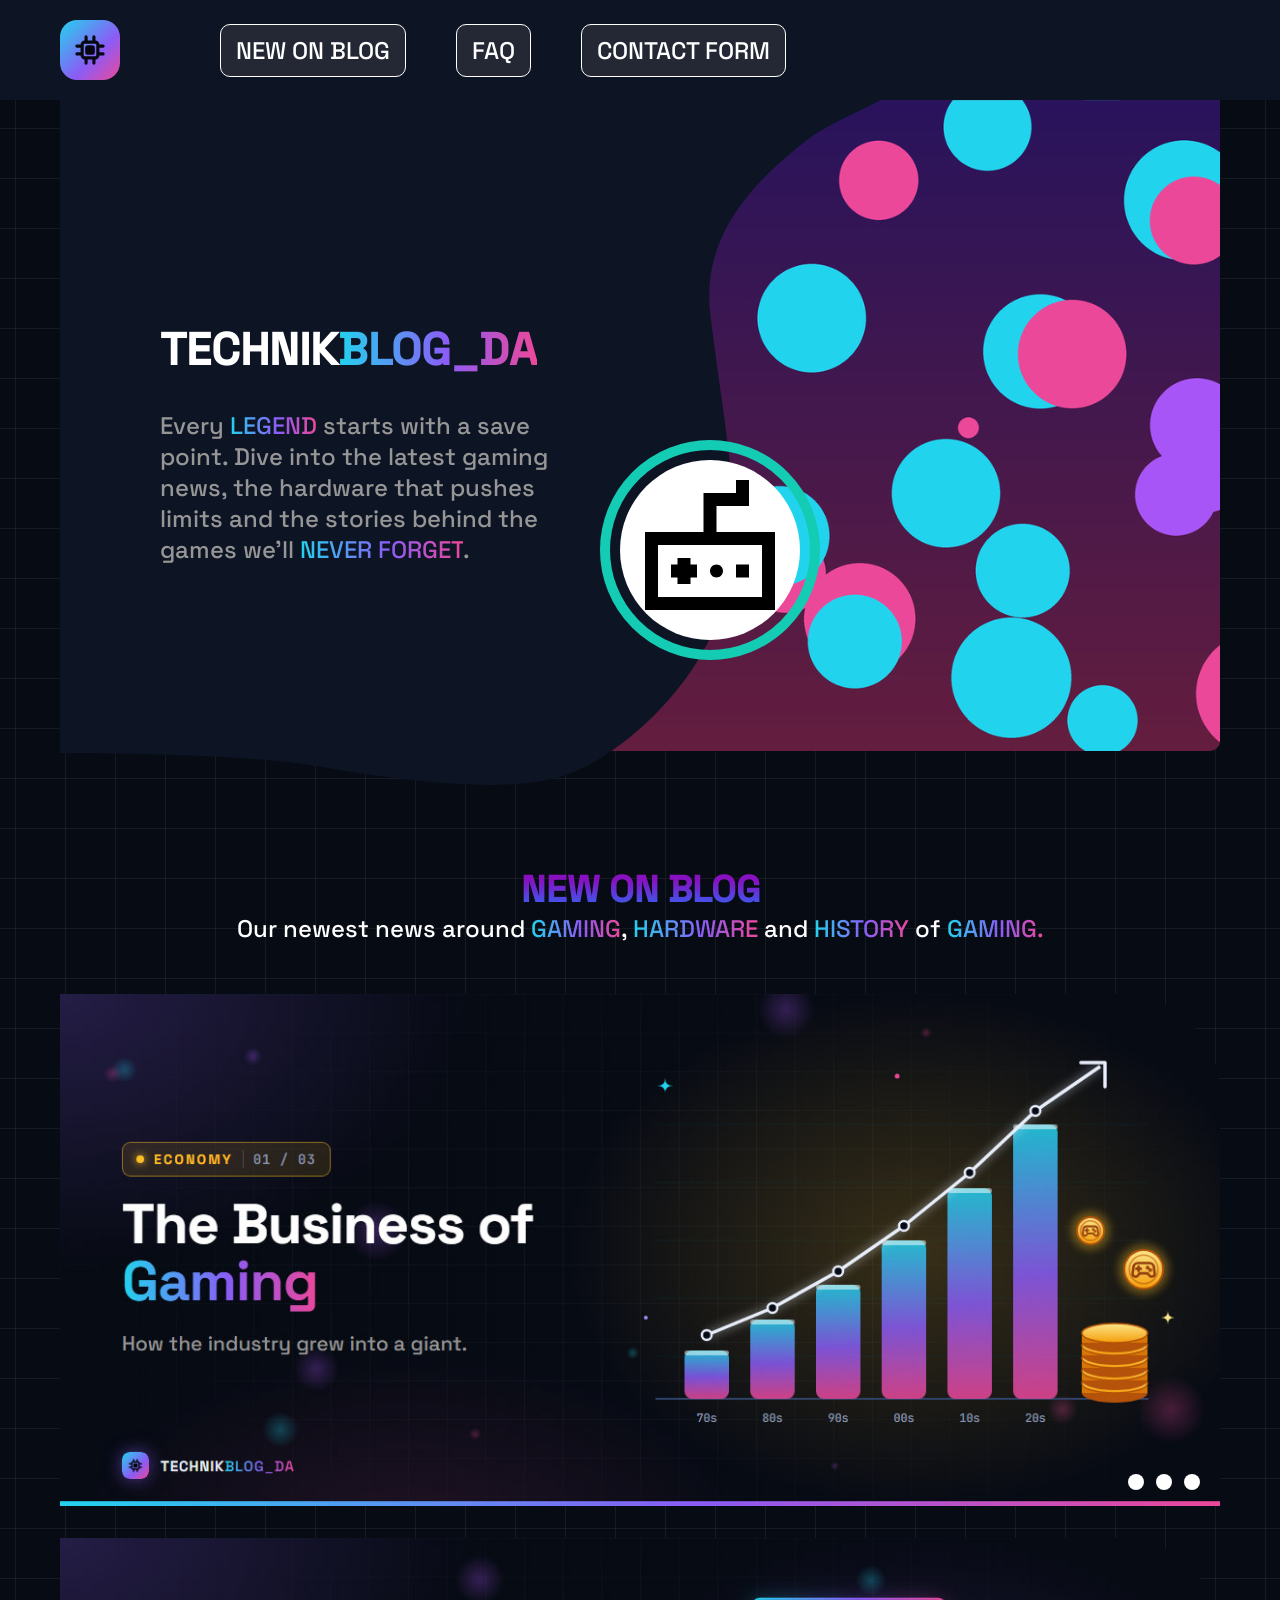
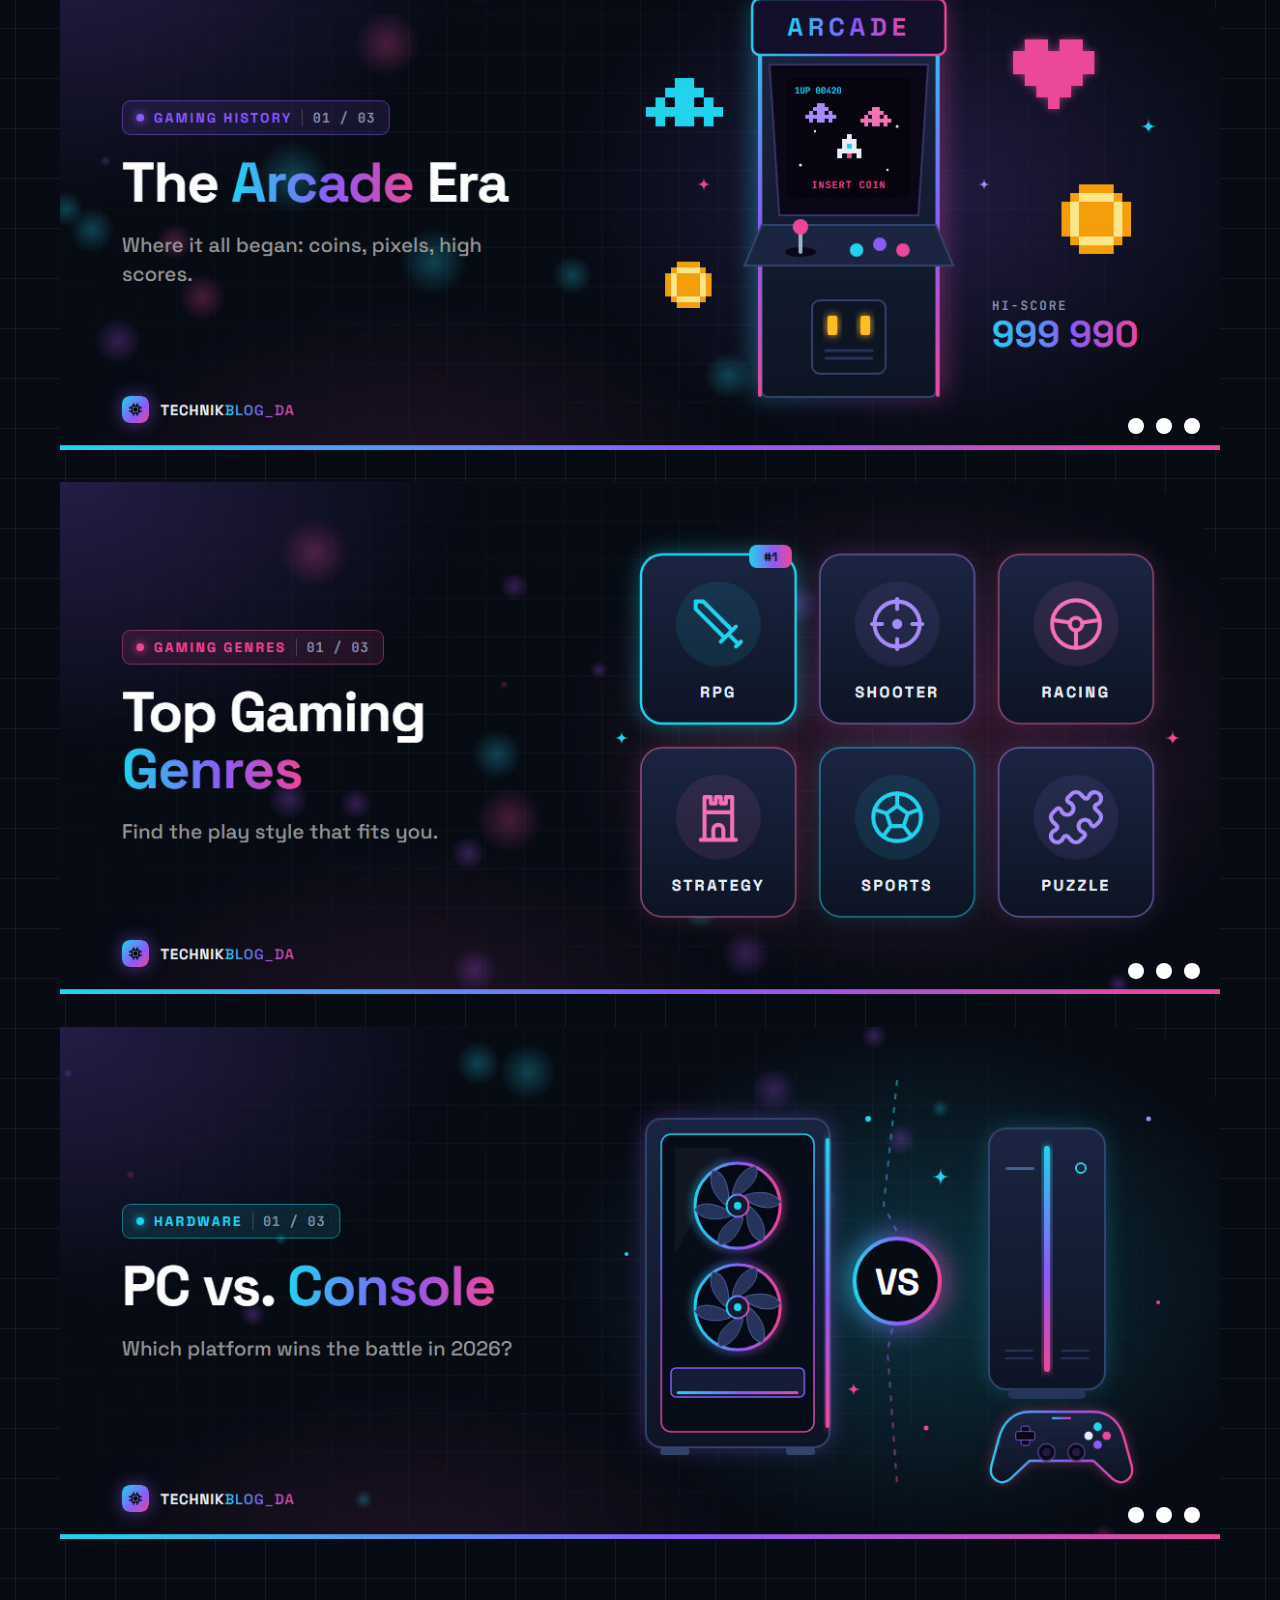
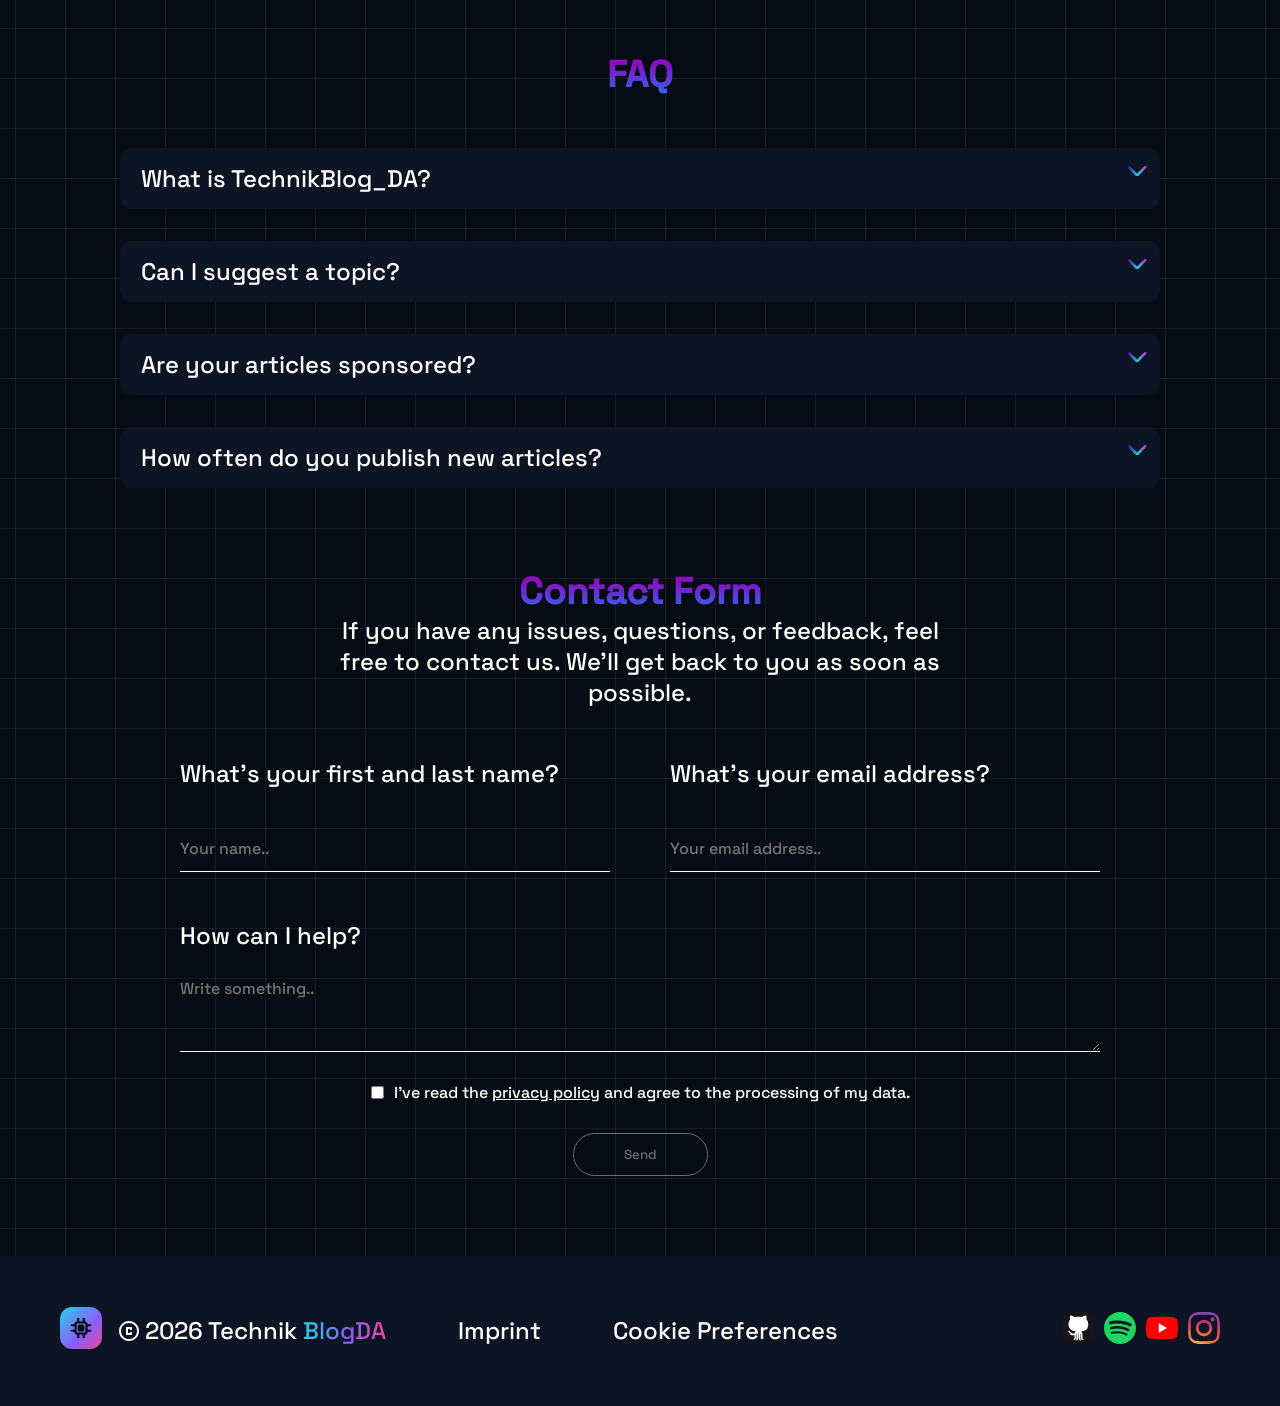
<file: index.html>
<!DOCTYPE html>
<html lang="en">

<head>
    <meta charset="UTF-8">
    <meta name="viewport" content="width=device-width, initial-scale=1.0">
    <title>TechnikBlogDA</title>
    <link rel="icon" href="./assets/svg/logo.svg">
    <link rel="stylesheet" href="./styles/background.css">
    <link rel="stylesheet" href="./styles/fonts.css">
    <link rel="stylesheet" href="./styles/variables.css">
    <link rel="stylesheet" href="./styles/standart.css">
    <link rel="stylesheet" href="./styles/footer.css">
    <link rel="stylesheet" href="./styles/nav.css">
    <link rel="stylesheet" href="style.css">
</head>

<body>
    <header>
        <div class="landing-nav">
            <div class="nav_icon">
                <a href="./index.html">
                    <img src="./assets/svg/logo.svg" alt="TechnikBlogDALogo">
                </a>
                <img class="logo-responsive-nav" src="./assets/svg/logo.svg" alt="TechnikBlogDALogo">
            </div>
            <div class="navigation">
                <nav>
                    <a href="#news">NEW ON BLOG</a>
                    <a href="#faq">FAQ</a>
                    <a href="#contactform">CONTACT FORM</a>
                </nav>
            </div>
        </div>
    </header>
    <main>
        <section class="main-section-header">
            <div class="main-section-vector-header">
                <img src="./assets/svg/vector_head.svg" alt="vector-head">
                <div class="main-section-header-text">
                    <div class="main-section-header-content">
                        <h1>
                            TECHNIK<span class="--colorwave">BLOG_DA</span>
                        </h1>
                        <p>
                            Every <span class="--colorwave">LEGEND</span> starts with a save point. Dive into the latest
                            gaming news, the hardware that
                            pushes limits and the stories behind the games we'll <span class="--colorwave">NEVER
                                FORGET</span>.
                        </p>
                    </div>
                </div>
                <div class="main-section-header-logo">
                    <img class="controller" src="./assets/svg/controller_header.svg" alt="logo">
                </div>
            </div>
        </section>

        <section class="main-content">
            <section class="section-slider">
                <div class="section-slider-text">
                    <h2 id="news"><span class="--colorwaveblue">NEW ON BLOG</span></h2>
                    <p>Our newest news around <span class="--colorwave">GAMING</span>, <span
                            class="--colorwave">HARDWARE</span> and <span class="--colorwave">HISTORY</span> of <span
                            class="--colorwave">GAMING.</span></p>
                </div>

                <div class="slider_1">

                    <section class="mini_slider">
                        <a href="./gaming_economy_and_history.html" class="mini_slider_link">
                            <div class="mini_slider_wrapper">
                                <img src="./assets/pictures/geah/gaming_economy_and_history_1.jpg"
                                    alt="Economy and History 1">
                                <img src="./assets/pictures/geah/gaming_economy_and_history_2.jpg"
                                    alt="Economy and History 2">
                                <img src="./assets/pictures/geah/gaming_economy_and_history_3.jpg"
                                    alt="Economy and History 3">

                            </div>
                        </a>

                        <div class="mini_slider_controls">
                            <input type="radio" name="mini1" value="one" aria-label="Bild 1">
                            <input type="radio" name="mini1" value="two" aria-label="Bild 2">
                            <input type="radio" name="mini1" value="three" aria-label="Bild 3">

                        </div>
                    </section>
                    <section class="mini_slider">
                        <a href="./gaming_history.html" class="mini_slider_link">
                            <div class="mini_slider_wrapper">
                                <img src="./assets/pictures/gh/gaming_history_1.jpg" alt="History 1">
                                <img src="./assets/pictures/gh/gaming_history_2.jpg" alt="History 2">
                                <img src="./assets/pictures/gh/gaming_history_3.jpg" alt="History 3">

                            </div>
                        </a>


                        <div class="mini_slider_controls">
                            <input type="radio" name="mini2" value="one" aria-label="Bild 1">
                            <input type="radio" name="mini2" value="two" aria-label="Bild 2">
                            <input type="radio" name="mini2" value="three" aria-label="Bild 3">

                        </div>

                    </section>

                    <section class="mini_slider">
                        <a href="./gaming_top_genre.html" class="mini_slider_link">
                            <div class="mini_slider_wrapper">
                                <img src="./assets/pictures/gtg/gaming_top_genre_1.jpg" alt="Genre 1">
                                <img src="./assets/pictures/gtg/gaming_top_genre_2.jpg" alt="Genre 2">
                                <img src="./assets/pictures/gtg/gaming_top_genre_3.jpg" alt="Genre 3">

                            </div>
                        </a>


                        <div class="mini_slider_controls">
                            <input type="radio" name="mini3" value="one" aria-label="Bild 1">
                            <input type="radio" name="mini3" value="two" aria-label="Bild 2">
                            <input type="radio" name="mini3" value="three" aria-label="Bild 3">

                        </div>
                    </section>

                    <section class="mini_slider">
                        <a href="./hardware_and_pc_vs_console_gaming.html" class="mini_slider_link">
                            <div class="mini_slider_wrapper">
                                <img src="./assets/pictures/hapvcg/hardware_and_pc_vs_console_gaming_1.jpg"
                                    alt="Hardware and Console 1">
                                <img src="./assets/pictures/hapvcg/hardware_and_pc_vs_console_gaming_2.jpg"
                                    alt="Hardware and Console 2">
                                <img src="./assets/pictures/hapvcg/hardware_and_pc_vs_console_gaming_3.jpg"
                                    alt="Hardware and Console 3">

                            </div>
                        </a>



                        <div class="mini_slider_controls">
                            <input type="radio" name="mini4" value="one" aria-label="Bild 1">
                            <input type="radio" name="mini4" value="two" aria-label="Bild 2">
                            <input type="radio" name="mini4" value="three" aria-label="Bild 3">

                        </div>
                    </section>

            </section>

        </section>
        <section class="section-faq">
            <h2 id="faq"> <span class="--colorwaveblue">FAQ</span></h2>

            <div class="section-faq-questions">
                <details>
                    <summary>
                        <p>What is TechnikBlog_DA?</p>
                        <img class="faq-arrowdown" src="./assets/svg/arrow_down.svg" alt="arrowdown">
                        <img class="faq-arrowup" src="./assets/svg/arrow_up.svg" alt="arrowup">
                    </summary>
                    <p class="section-faq-answer">TechnikBlog_DA is a project by Vanessa,Luca, Salih and Daniel. <br> We
                        write about gaming, PC
                        hardware, the history of video games <br>and the business behind the games industry.</p>
                </details>
                <details>
                    <summary>
                        <p>Can I suggest a topic?</p>
                        <img class="faq-arrowdown" src="./assets/svg/arrow_down.svg" alt="arrowdown">
                        <img class="faq-arrowup" src="./assets/svg/arrow_up.svg" alt="arrowup">
                    </summary>
                    <p class="section-faq-answer">Absolutely! <br>Just use the contact form below and tell us what you’d
                        like to read about. <br>
                        We’re
                        always looking for new ideas.</p>
                </details>
                <details>
                    <summary>
                        <p>Are your articles sponsored?</p>
                        <img class="faq-arrowdown" src="./assets/svg/arrow_down.svg" alt="arrowdown">
                        <img class="faq-arrowup" src="./assets/svg/arrow_up.svg" alt="arrowup">
                    </summary>
                    <p class="section-faq-answer">No. <br>TechnikBlog_DA is an independent project. <br>All opinions and
                        recommendations are our
                        own.</p>
                </details>
                <details>
                    <summary>
                        <p>How often do you publish new articles?</p>
                        <img class="faq-arrowdown" src="./assets/svg/arrow_down.svg" alt="arrowdown">
                        <img class="faq-arrowup" src="./assets/svg/arrow_up.svg" alt="arrowup">
                    </summary>
                    <p class="section-faq-answer">We add new articles regularly. <br>Check the “New on Blog” section to
                        see what’s new.</p>
                </details>
            </div>
        </section>


        <section class="contact-section">
            <h2 id="contactform"><span class="--colorwaveblue">Contact Form</span></h2>
            <p class="contact-intro">
                If you have any issues, questions, or feedback, feel free to contact us. We'll get back to you as
                soon as possible.
            </p>

            <form class="contact-form" action="/action_page.php">
                <div class="form-row">
                    <div class="field">
                        <label for="name">What's your first and last name?</label>
                        <input type="text" id="name" name="name" placeholder="Your name.." required>
                    </div>

                    <div class="field">
                        <label for="email">What's your email address?</label>
                        <input type="email" id="email" name="email" placeholder="Your email address.." required
                            pattern="[^@\s]+@[^@\s]+\.[^@\s]+">
                        <small class="error">Please enter a valid email address.</small>
                    </div>
                </div>

                <div class="field">
                    <label for="message">How can I help?</label>
                    <textarea id="message" name="message" placeholder="Write something.." required></textarea>
                </div>

                <label class="privacy">
                    <input class="input-responsive" type="checkbox" id="privacy" name="privacy" required>
                    <span>
                        I've read the <a href="./assets/datenschutzerklärung/Datenschutzerklärung.pdf"
                            target="_blank">privacy policy</a> and agree to the processing of my data.
                    </span>
                </label>

                <input type="submit" value="Send">
            </form>
        </section>
        </section>
    </main>
    <footer class="section-footer">
        <div class="footer-text">
            <div class="footer-text-copyright">
                <div class="footer-text-svg">
                    <a class="logo-responsive" href="./index.html">
                        <img src="./assets/svg/logo.svg" alt="logo">
                    </a>
                    <img src="./assets/svg/copyright.svg" alt="copyright">
                </div>
                <p>
                    <span class="text-responsive">2026</span> Technik <span class="--colorwave">BlogDA</span>
                </p>
            </div>
            <p>
                Imprint
            </p>
            <p>
                Cookie Preferences
            </p>
        </div>
        <div class="footer-link">
            <a href="https://github.com/Nemesisov/TechnikBlogDA" target="_blank"><img src="./assets/svg/github-tile.svg"
                    alt="github"></a>
            <a href="https://open.spotify.com/playlist/3ZxEQBbPh4H6SnCs7jdGDr?si=bb5fd0c49d204471" target="_blank"><img
                    src="./assets/svg/spotify-icon.svg" alt="spotify"></a>
            <a href="https://www.youtube.com/shorts/ydZXs1szk7M" target="_blank"><img
                    src="./assets/svg/youtube-icon.svg" alt="youtube"></a>
            <a href="https://www.instagram.com/" target="_blank"><img src="./assets/svg/instagram-icon.svg"
                    alt="instagram"></a>
        </div>
    </footer>
    <div class="fixed-rail"></div>
    <div class="nav-responsive">
        <a href="./index.html"><img src="./assets/pictures/resonsive-svg/nav_home.svg" alt="home"></a>
        <div class="nav-responsive-decoration"></div>
        <a href="./index.html#news"><img src="./assets/pictures/resonsive-svg/nav_controller.svg" alt="controller"></a>
        <div class="nav-responsive-decoration"></div>
        <a href="./index.html#faq"><img src="./assets/pictures/resonsive-svg/nav_help.svg" alt="help"></a>
        <div class="nav-responsive-decoration"></div>
        <a href="./index.html#contactform"><img src="./assets/pictures/resonsive-svg/nav_profile.svg" alt="profile"></a>
    </div>
</body>

</html>
</file>
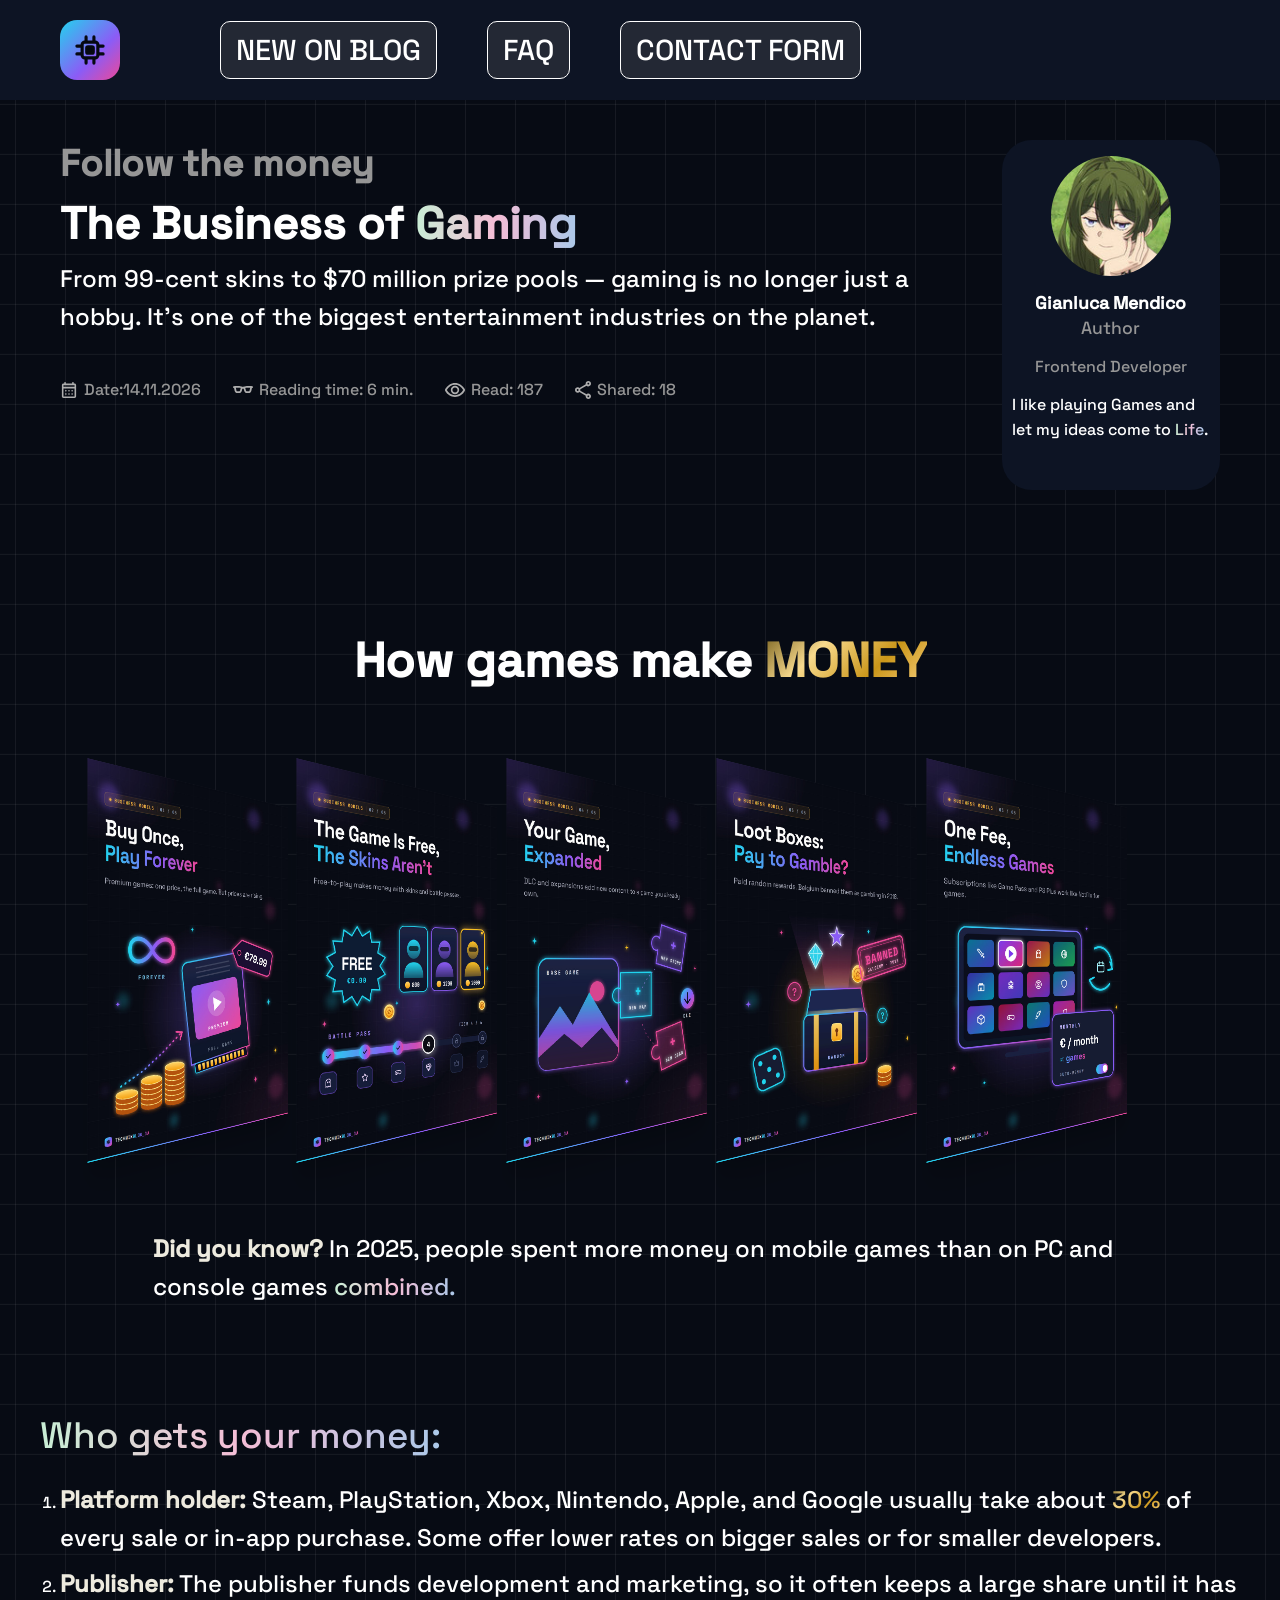
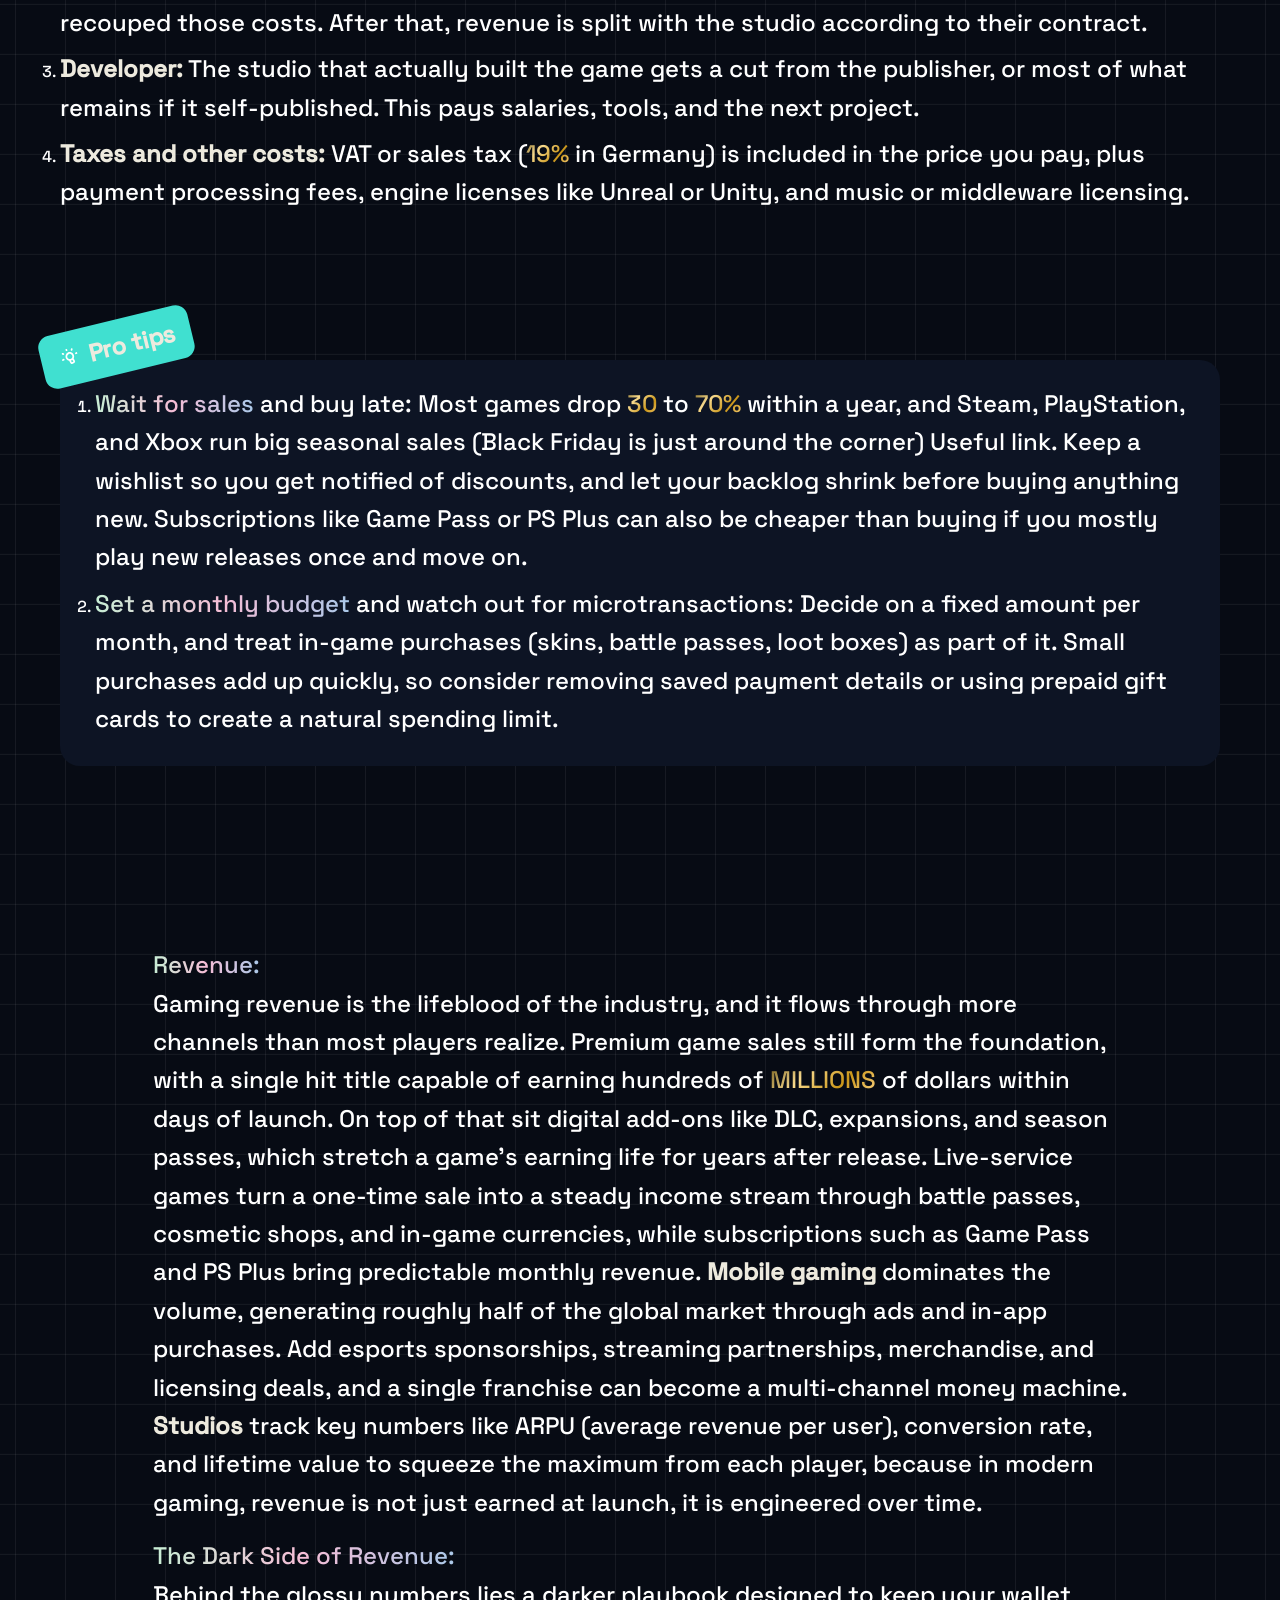
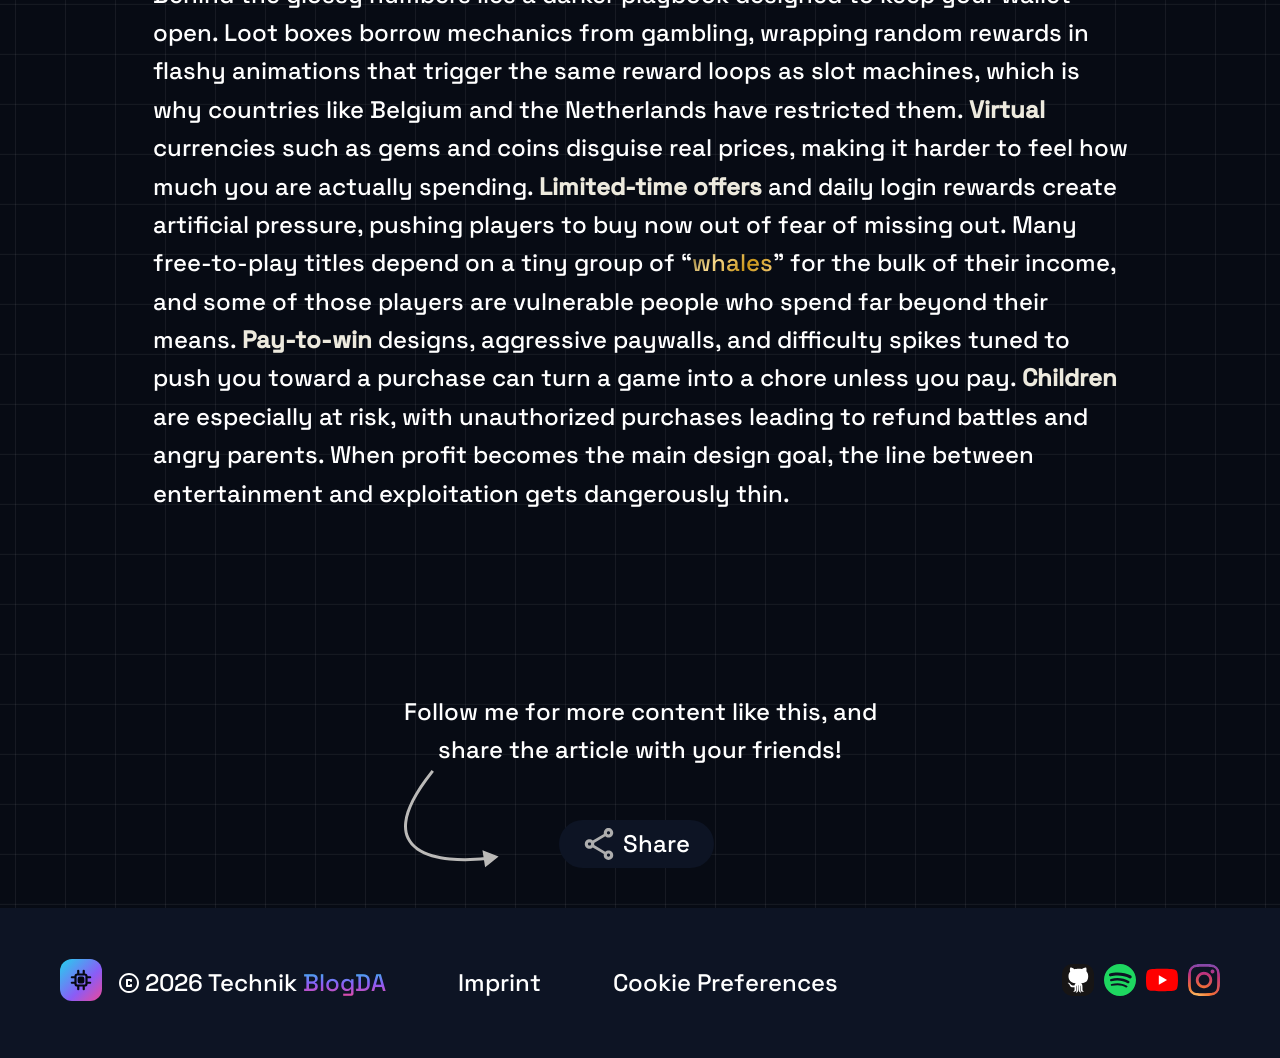
<file: gaming_economy_and_history.html>
<!DOCTYPE html>
<html lang="en">

<head>
    <meta charset="UTF-8">
    <meta name="viewport" content="width=device-width, initial-scale=1.0">
    <title>TechnikBlogDA: Economy of Gaming Industry</title>
    <link rel="icon" href="./assets/svg/logo.svg">
    <link rel="stylesheet" href="./styles/background.css">
    <link rel="stylesheet" href="./styles/fonts.css">
    <link rel="stylesheet" href="./styles/variables.css">
    <link rel="stylesheet" href="./styles/nav.css">
    <link rel="stylesheet" href="./styles/standart.css">
    <link rel="stylesheet" href="./styles/footer.css">
    <link rel="stylesheet" href="./styles/geah.css">
</head>

<body>
    <header>
        <div class="landing-nav">
            <div class="nav_icon">
                <a href="./index.html">
                    <img src="./assets/svg/logo.svg" alt="TechnikBlogDALogo">
                </a>
                <img class="logo-responsive-nav" src="./assets/svg/logo.svg" alt="TechnikBlogDALogo">
            </div>
            <div class="navigation">
                <nav>
                    <a href="./index.html#news">NEW ON BLOG</a>
                    <a href="./index.html#faq">FAQ</a>
                    <a href="./index.html#contactform">CONTACT FORM</a>
                </nav>
            </div>
        </div>
    </header>
    <main>
        <section class="section-headline">
            <div class="headline-info">
                <div class="headline-info-maintext">
                    <h2> Follow the money</h2>
                    <h1>The Business of <span class="colorwave-blossomair">Gaming</span></h1>
                    <p>From 99-cent
                        skins to $70 million prize pools — gaming is no longer just a hobby. It’s one of the biggest
                        entertainment industries on the planet.</p>
                </div>
                <div class="headline-info-quickinfo quickinfo">
                    <div class="headline-info-quickinfo-date quickinfo">
                        <img src="./assets/svg/calendar_month.svg" alt="calender">
                        <p>Date:14.11.2026</p>
                    </div>
                    <div class="headline-info-quickinfo-readingtime quickinfo">
                        <img src="./assets/svg/eyeglasses_2.svg" alt="glasses">
                        <p>Reading time: 6 min.</p>
                    </div>
                    <div class="headline-info-quickinfo-read quickinfo">
                        <img src="./assets/svg/visibility.svg" alt="eye">
                        <p>Read: 187</p>
                    </div>
                    <div class="headline-info-quickinfo-share quickinfo">
                        <img src="./assets/svg/share.svg" alt="share">
                        <p>Shared: 18</p>
                    </div>
                </div>
            </div>
            <div class="headline-author">
                <img src="./assets/pictures/kindershoki-avatar-128.jpg" alt="profilepic">
                <div class="headline-author-text">
                    <div class="headline-author-text-headline">
                        <h3>Gianluca Mendico</h3>
                        <p>Author</p>
                    </div>
                    <p><span class="colorwave-grey">Frontend Developer</span></p>
                    <p>I like playing Games and let my ideas come to <span class="colorwave-blossomair">Life</span>.</p>
                </div>
            </div>
        </section>
        <section class="slider-a">
            <h2>How games make <span class="colorwave-gold">MONEY</span></h2>
            <div class="slider-a-header">
                <div class="slider-a-element">
                    <img src="./assets/pictures/geah/buy-once.jpg" alt="premium">
                </div>
                <div class="slider-a-element">
                    <img src="./assets/pictures/geah/game-is-free.jpg" alt="freegame">
                </div>
                <div class="slider-a-element">
                    <img src="./assets/pictures/geah/youre-game-expanded.jpg" alt="dlc">
                </div>
                <div class="slider-a-element">
                    <img src="./assets/pictures/geah/lootboxes.jpg" alt="lootboxes">
                </div>
                <div class="slider-a-element">
                    <img src="./assets/pictures/geah/one-fee.jpg" alt="one-fee">
                </div>
            </div>
        </section>
        <section class="slider-b-header">
            <h2>How games make <span class="colorwave-gold">MONEY</span></h2>
        </section>
        <section class="slider-b">
            <input type="radio" name="slider" value="one" checked>
            <input type="radio" name="slider" value="two">
            <input type="radio" name="slider" value="three">
            <input type="radio" name="slider" value="four">
            <input type="radio" name="slider" value="five">

            <div class="slider-b-wrapper">
                <div class="slider-b-element element-one">
                    <img src="./assets/pictures/geah/buy-once.jpg" alt="premium">
                </div>
                <div class="slider-b-element element-two">
                    <img src="./assets/pictures/geah/game-is-free.jpg" alt="freegame">
                </div>
                <div class="slider-b-element element-three">
                    <img src="./assets/pictures/geah/youre-game-expanded.jpg" alt="dlc">
                </div>
                <div class="slider-b-element element-four">
                    <img src="./assets/pictures/geah/lootboxes.jpg" alt="lootboxes">
                </div>
                <div class="slider-b-element element-five">
                    <img src="./assets/pictures/geah/one-fee.jpg" alt="one-fee">
                </div>
            </div>
        </section>
        <section class="section-main-text">
            <p><strong>Did you know?</strong> In 2025, people spent more money on mobile games than on PC and
                console games <span class="colorwave-blossomair">combined.</span></p>
        </section>
        <section class="section-list">
            <p><span class="colorwave-blossomair">Who gets your money:</span></p>
            <div class="section-list-ol">
                <ol type="1">
                    <li>
                        <p><strong>Platform holder:</strong> Steam, PlayStation, Xbox, Nintendo, Apple, and Google
                            usually take about <span class="colorwave-gold">30%</span> of every sale or in-app purchase.
                            Some offer lower rates on bigger sales or for smaller developers.</p>
                    </li>
                    <li>
                        <p><strong>Publisher:</strong>
                            The publisher funds development and marketing, so it often keeps a large share until it has
                            recouped those costs. After that, revenue is split with the studio according to their
                            contract.</p>
                    </li>
                    <li>
                        <p><strong>Developer:</strong> The studio that actually built the game gets a cut from the
                            publisher, or most of what remains if it self-published. This pays salaries, tools, and the
                            next project.</p>
                    </li>
                    <li>
                        <p><strong>Taxes and other costs:</strong> VAT or sales tax (<span
                                class="colorwave-gold">19%</span> in Germany) is included in the price you pay, plus
                            payment processing fees, engine licenses like Unreal or Unity, and music or middleware
                            licensing.</p>
                    </li>
                </ol>
            </div>
        </section>
        <section class="section-tips">
            <div>
                <img src="./assets/svg/lightbulb.svg" alt="lightbulb">
                <p><strong>Pro tips</strong></p>
            </div>
            <ol>
                <li>
                    <p><span class="colorwave-blossomair">Wait for sales</span> and buy late: Most games drop <span
                            class="colorwave-gold">30</span> to <span class="colorwave-gold">70%</span> within a year,
                        and Steam, PlayStation, and
                        Xbox run big seasonal sales (Black Friday is just around the corner) <a
                            href="https://www.instant-gaming.com/de" target="_blank"><span
                                class="colorwave-standart">Useful link</span></a>. Keep a wishlist so you get
                        notified of discounts, and let your backlog shrink before buying anything new. Subscriptions
                        like Game Pass or PS Plus can also be cheaper than buying if you mostly play new releases once
                        and move on.</p>
                </li>
                <li>
                    <p><span class="colorwave-blossomair">Set a monthly budget</span> and watch out for
                        microtransactions: Decide on a fixed amount per month, and
                        treat in-game purchases (skins, battle passes, loot boxes) as part of it. Small purchases add up
                        quickly, so consider removing saved payment details or using prepaid gift cards to create a
                        natural spending limit.</p>
                </li>
            </ol>
        </section>
        <section class="section-additional-text">
            <p>
                <span class="colorwave-blossomair">Revenue:</span> <br>Gaming revenue is the lifeblood of the industry,
                and it flows through more channels than most players
                realize. Premium game sales still form the foundation, with a single hit title capable of earning
                hundreds of <span class="colorwave-gold">MILLIONS</span> of dollars within days of launch. On top of
                that sit digital add-ons like DLC,
                expansions, and season passes, which stretch a game’s earning life for years after release. Live-service
                games turn a one-time sale into a steady income stream through battle passes, cosmetic shops, and
                in-game currencies, while subscriptions such as Game Pass and PS Plus bring predictable monthly revenue.
                <strong>Mobile gaming</strong> dominates the volume, generating roughly half of the global market
                through ads and in-app
                purchases. Add esports sponsorships, streaming partnerships, merchandise, and licensing deals, and a
                single franchise can become a multi-channel money machine. <strong>Studios</strong> track key numbers
                like ARPU (average
                revenue per user), conversion rate, and lifetime value to squeeze the maximum from each player, because
                in modern gaming, revenue is not just earned at launch, it is engineered over time.
            </p>
            <p>
                <span class="colorwave-blossomair">The Dark Side of Revenue:</span> <br>Behind the glossy numbers lies a
                darker playbook designed to keep your wallet open. Loot boxes borrow
                mechanics from gambling, wrapping random rewards in flashy animations that trigger the same reward loops
                as slot machines, which is why countries like Belgium and the Netherlands have restricted them.
                <strong>Virtual</strong>
                currencies such as gems and coins disguise real prices, making it harder to feel how much you are
                actually spending. <strong>Limited-time offers</strong> and daily login rewards create artificial
                pressure, pushing
                players to buy now out of fear of missing out. Many free-to-play titles depend on a tiny group of
                “<span class="colorwave-gold">whales</span>” for the bulk of their income, and some of those players are
                vulnerable people who spend far
                beyond their means. <strong>Pay-to-win</strong> designs, aggressive paywalls, and difficulty spikes
                tuned to push you
                toward a purchase can turn a game into a chore unless you pay. <strong>Children</strong> are especially
                at risk, with
                unauthorized purchases leading to refund battles and angry parents. When profit becomes the main design
                goal, the line between entertainment and exploitation gets dangerously thin.
            </p>
        </section>
        <section class=" section-share">
            <p>Follow me for more content like this, and <br>
                share the article with your friends!</p>
            <div class="section-share-arrow">
                <div class="section-share-arrow-two">
                    <img src="./assets/svg/arrow_toright.svg" alt="arrow">
                </div>
                <a class="section-share-button"
                    href="mailto:test@gmail.com?subject=Gaming%20PC&body=Hey%20ich%20habe%20ne%20Frage!"><img
                        src="./assets/svg/share.svg" alt="share">Share</a>
            </div>
        </section>
    </main>
    <footer class="section-footer">
        <div class="footer-text">
            <div class="footer-text-copyright">
                <div class="footer-text-svg">
                    <a class="logo-responsive" href="./index.html">
                        <img src="./assets/svg/logo.svg" alt="logo">
                    </a>
                    <img src="./assets/svg/copyright.svg" alt="copyright">
                </div>
                <p>
                    <span class="text-responsive">2026</span> Technik <span class="colorwave">BlogDA</span>
                </p>
            </div>
            <p>
                Imprint
            </p>
            <p>
                Cookie Preferences
            </p>
        </div>
        <div class="footer-link">
            <a href="https://github.com/Nemesisov/TechnikBlogDA" target="_blank"><img src="./assets/svg/github-tile.svg"
                    alt="github"></a>
            <a href="https://open.spotify.com/playlist/3ZxEQBbPh4H6SnCs7jdGDr?si=bb5fd0c49d204471" target="_blank"><img
                    src="./assets/svg/spotify-icon.svg" alt="spotify"></a>
            <a href="https://www.youtube.com/shorts/ydZXs1szk7M" target="_blank"><img
                    src="./assets/svg/youtube-icon.svg" alt="youtube"></a>
            <a href="https://www.instagram.com/" target="_blank"><img src="./assets/svg/instagram-icon.svg"
                    alt="instagram"></a>
        </div>
    </footer>
    <div class="fixed-rail"></div>
    <div class="nav-responsive">
        <a href="./index.html"><img src="./assets/pictures/resonsive-svg/nav_home.svg" alt="home"></a>
        <div class="nav-responsive-decoration"></div>
        <a href="./index.html#news"><img src="./assets/pictures/resonsive-svg/nav_controller.svg" alt="controller"></a>
        <div class="nav-responsive-decoration"></div>
        <a href="./index.html#faq"><img src="./assets/pictures/resonsive-svg/nav_help.svg" alt="help"></a>
        <div class="nav-responsive-decoration"></div>
        <a href="./index.html#contactform"><img src="./assets/pictures/resonsive-svg/nav_profile.svg" alt="profile"></a>
    </div>
</body>

</html>
</file>
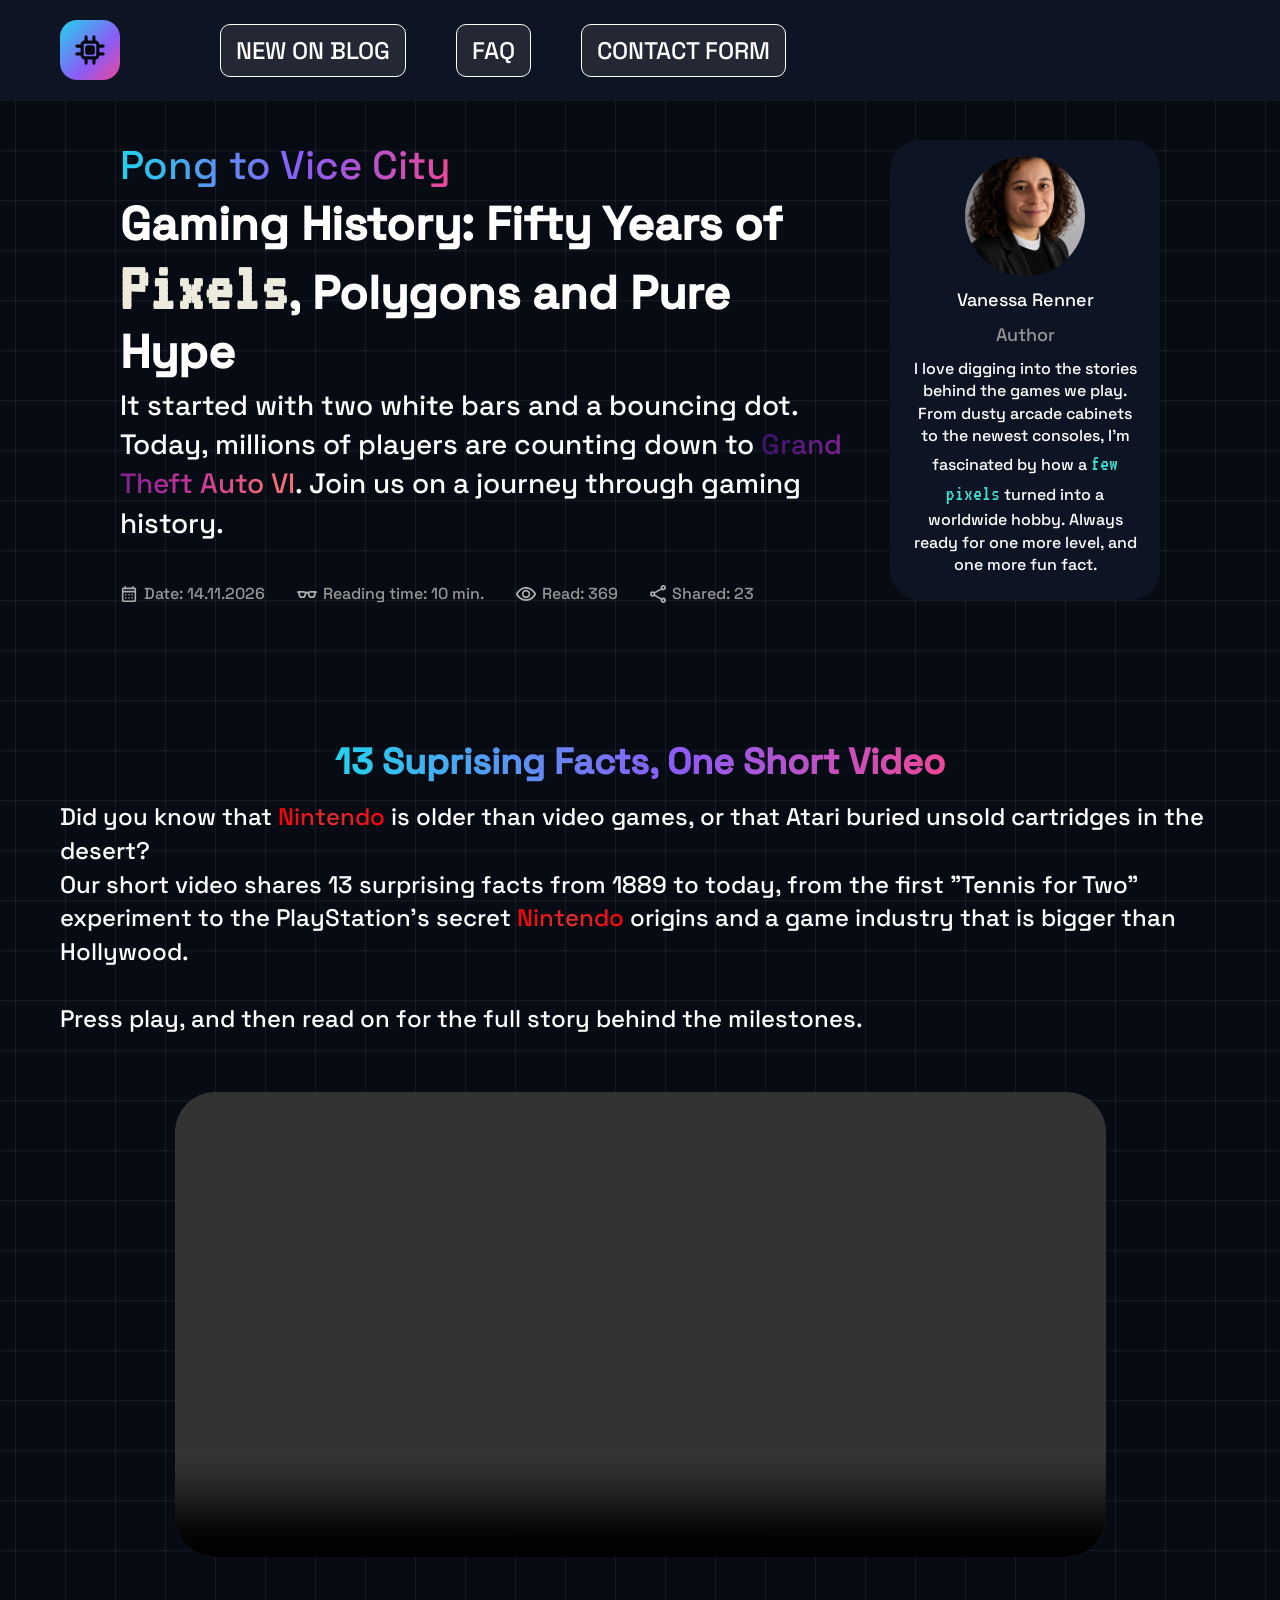
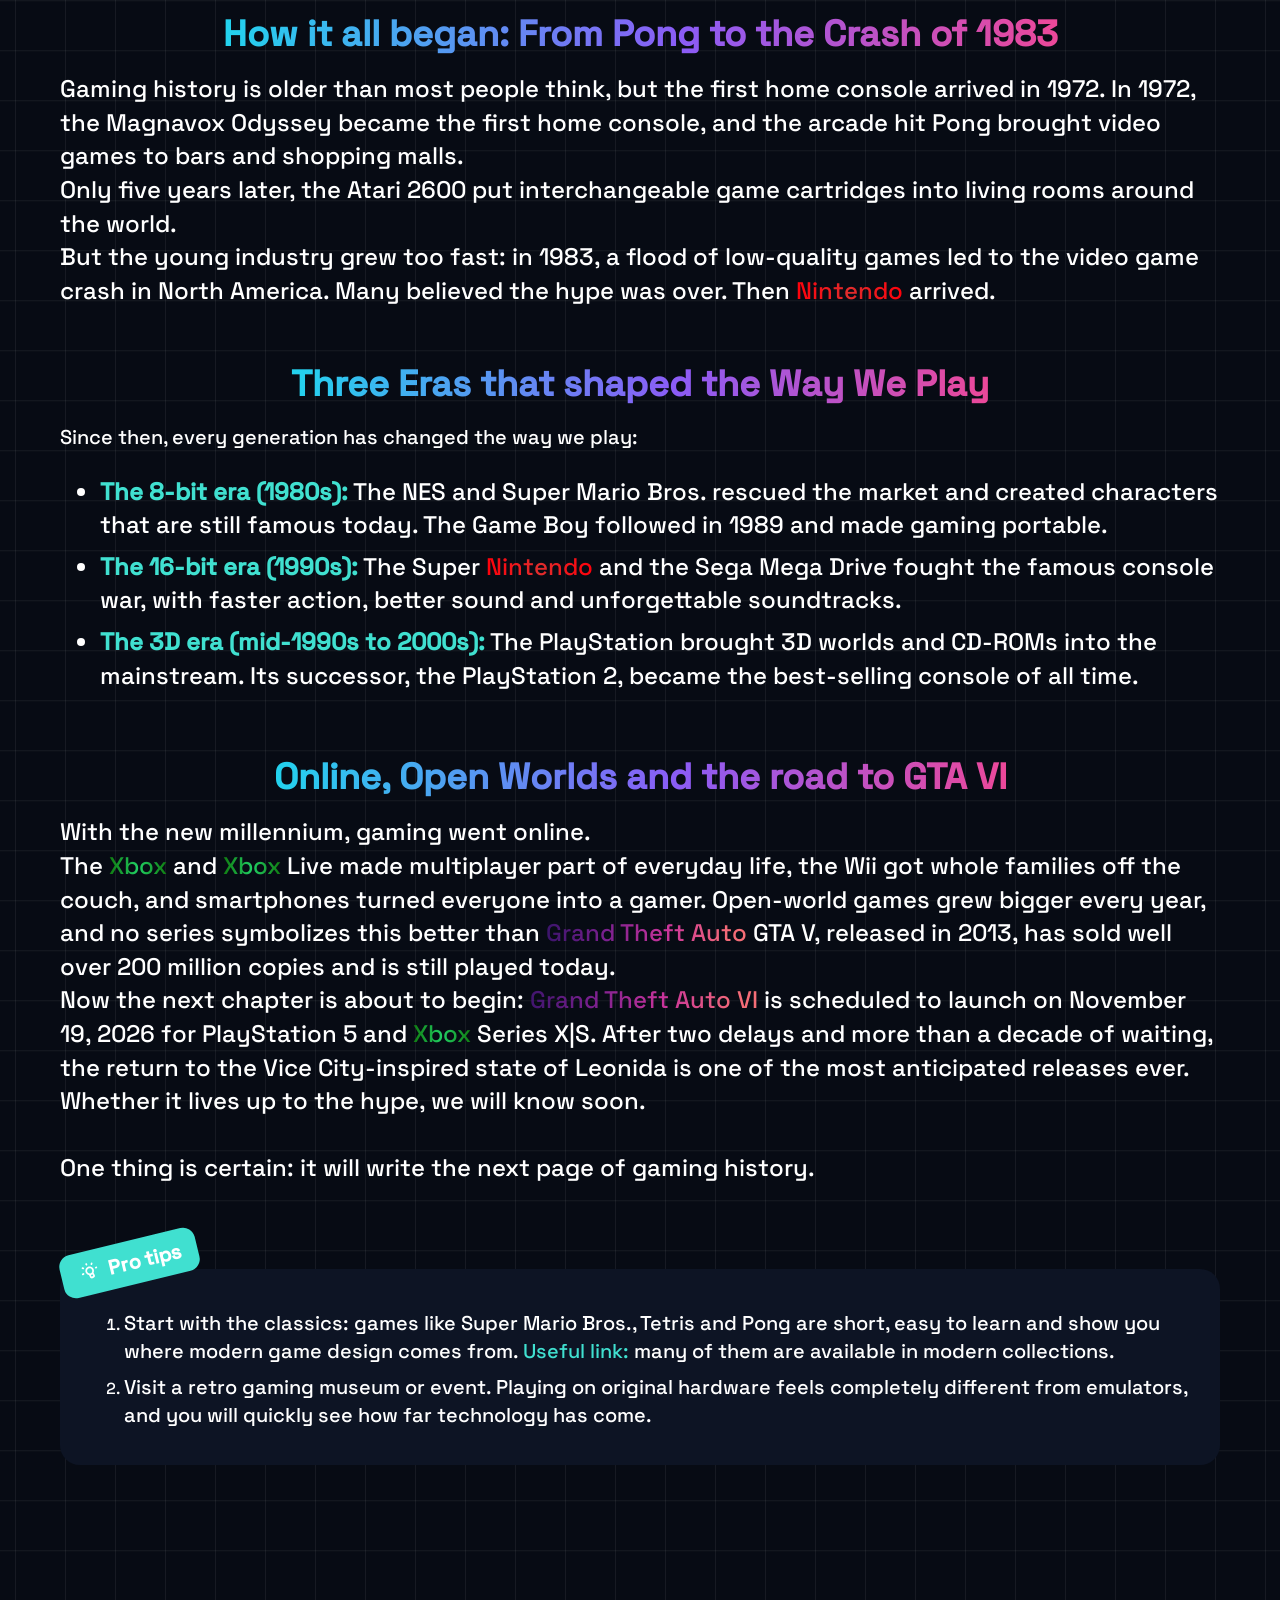
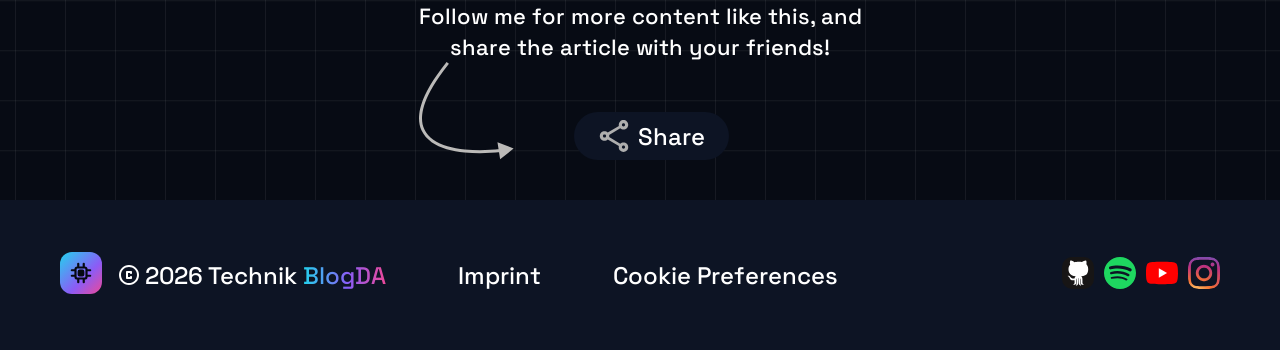
<file: gaming_history.html>
<!DOCTYPE html>
<html lang="en">

<head>
    <meta charset="UTF-8">
    <meta name="viewport" content="width=device-width, initial-scale=1.0">
    <title>TechnikBlogDA: Gaming History</title>
    <link rel="icon" href="./assets/svg/logo.svg">
    <link rel="stylesheet" href="./styles/background.css">
    <link rel="stylesheet" href="./styles/fonts.css">
    <link rel="stylesheet" href="./styles/variables.css">
    <link rel="stylesheet" href="./styles/nav.css">
    <link rel="stylesheet" href="./styles/standart.css">
    <link rel="stylesheet" href="./styles/footer.css">
    <link rel="stylesheet" href="./styles/gh.css">
    <link rel="stylesheet" href="style.css">
</head>

<body>

    <header>
        <div class="landing-nav">
            <div class="nav_icon">
                <a href="./index.html">
                    <img src="./assets/svg/logo.svg" alt="TechnikBlogDALogo">
                </a>
                 <img class="logo-responsive-nav" src="./assets/svg/logo.svg" alt="TechnikBlogDALogo">
            </div>
            <div class="navigation">
                <nav>
                    <a href="./index.html#news">NEW ON BLOG</a>
                    <a href="./index.html#faq">FAQ</a>
                    <a href="./index.html#contactform">CONTACT FORM</a>
                </nav>
            </div>
        </div>
    </header>
    <main>
        <section class="section-headline">
            <div class="headline-info">
                <h2><span class="--colorwave"> Pong to Vice City</span></h2>
                <h1>Gaming History: Fifty Years of <span class="pixel-font-two">Pixels</span>, Polygons and Pure Hype</h1>
                <p>It started with two white bars and a bouncing dot. Today, millions of players are counting down to
                    <span class="gta-color">Grand Theft Auto VI</span>. Join us on a journey through gaming history.</p>
                <div class="headline-info-quickinfo quickinfo">
                    <div class="headline-info-quickinfo-date quickinfo">
                        <img src="./assets/svg/calendar_month.svg" alt="calender">
                        <p>Date: 14.11.2026</p>
                    </div>
                    <div class="headline-info-quickinfo-readingtime quickinfo">
                        <img src="./assets/svg/eyeglasses_2.svg" alt="glasses">
                        <p>Reading time: 10 min.</p>
                    </div>
                    <div class="headline-info-quickinfo-read quickinfo">
                        <img src="./assets/svg/visibility.svg" alt="eye">
                        <p>Read: 369</p>
                    </div>
                    <div class="headline-info-quickinfo-share quickinfo">
                        <img src="./assets/svg/share.svg" alt="share">
                        <p>Shared: 23</p>
                    </div>
                </div>
            </div>

            <div class="headline-author">
                <img src="./assets/pictures/Bewerbungsbild.jpg" alt="profilepic">
                <h3>Vanessa Renner</h3>
                <h4>Author</h4>
                <p>I love digging into the stories behind the games we play. <br> From dusty arcade cabinets to the newest
                    consoles, I'm fascinated by how a <span class="pixel-font">few pixels</span> turned into a worldwide hobby. Always ready for one
                    more
                    level, and one more fun fact.</p>
            </div>
        </section>
        <section class="video-header">
            <h2><span class="--colorwave">13 Suprising Facts, One Short Video</span></h2>

            <p>Did you know that <span class="nintendo">Nintendo</span> is older than video games, or that Atari buried unsold cartridges in the
                desert? <br>Our short video shares 13 surprising facts from 1889 to today, from the first "Tennis for Two"
                experiment to the PlayStation's secret <span class="nintendo">Nintendo</span> origins and a game industry that is bigger than
                Hollywood. <br> <br>Press play, and then read on for the full story behind the milestones.
            </p>

        </section>
        <section class="video">
            <video controls>
                <source src="./assets/pictures/gh/video_gaming_history.mp4" type="video/mp4">
                Your Browser does not support HTML video.
            </video>
        </section>
        <section class="text-section-one">
            <h2> <span class="--colorwave">How it all began: From Pong to the Crash of 1983</span></h2>
            <p>
                Gaming history is older than most people think, but the first home console arrived in 1972. In 1972, the
                Magnavox Odyssey became the first home
                console, and the arcade hit Pong brought video games to bars and shopping malls. <br>Only five years later,
                the Atari 2600 put interchangeable game cartridges into living rooms around the world. <br> But the young
                industry grew too fast: in 1983, a flood of low-quality games led to the video game crash in North
                America. Many believed the hype was over. Then <span class="nintendo">Nintendo</span> arrived.
            </p>
        </section>
        <section class="text-section-two">
            <h2><span class="--colorwave">Three Eras that shaped the Way We Play</span></h2>
            <p>
                Since then, every generation has changed the way we play:
            </p>
            <ul>
                <li><strong class="era-title">The 8-bit era (1980s):</strong> The NES and Super Mario Bros. rescued the market and created characters
                    that are still famous today. The Game Boy followed in 1989 and made gaming portable.</li>
                <li><strong class="era-title">The 16-bit era (1990s):</strong> The Super <span class="nintendo">Nintendo</span> and the Sega Mega Drive fought the famous
                    console war, with faster action, better sound and unforgettable soundtracks.</li>
                <li><strong class="era-title">The 3D era (mid-1990s to 2000s):</strong> The PlayStation brought 3D worlds and CD-ROMs into the
                    mainstream. Its successor, the PlayStation 2, became the best-selling console of all time.</li>
            </ul>
        </section>

        <section class="text-section-three">
            <h2><span class="--colorwave">Online, Open Worlds and the road to GTA VI</span></h2>
            <p>With the new millennium, gaming went online.<br> The <span class="xbox">Xbox</span> and <span class="xbox">Xbox</span> Live made multiplayer part of everyday
                life, the Wii got whole families off the couch, and smartphones turned everyone into a gamer.
                Open-world games grew bigger every year, and no series symbolizes this better than <span class="gta-color">Grand Theft Auto</span>
                GTA V, released in 2013, has sold well over 200 million copies and is still played today. <br> Now the
                next chapter is about to begin:<span class="gta-color"> Grand Theft Auto VI</span> is scheduled to launch on November 19, 2026 for
                PlayStation 5 and <span class="xbox">Xbox</span> Series X|S. After two delays and more than a decade of waiting, the return to
                the Vice City-inspired state of Leonida is one of the most anticipated releases ever. Whether it lives
                up to the hype, we will know soon. <br><br>One thing is certain: it will write the next page of gaming
                history.</p>
        </section>

        <section class="pro-tips">
            <div>
                <img src="./assets/svg/lightbulb.svg" alt="lightbulb">
                <p><strong>Pro tips</strong></p>
            </div>
            <ol>
                <li>
                    <p>Start with the classics: games like Super Mario Bros., Tetris and Pong are short, easy to
                        learn and show you where modern game design comes from. <a
                            href="https://store.steampowered.com/app/1919470/Atari_50_The_Anniversary_Celebration/"
                            target="_blank">Useful link:</a> many
                        of them are available in modern collections.</p>
                </li>
                <li>
                    <p>Visit a retro gaming museum or event. Playing on original hardware feels completely different
                        from emulators, and you will quickly see how far technology has come.</p>
                </li>
            </ol>
        </section>
        <section class=" section-share">
            <p>Follow me for more content like this, and <br>
                share the article with your friends!</p>
            <div class="section-share-arrow">
                <div class="section-share-arrow-two">
                    <img src="./assets/svg/arrow_toright.svg" alt="arrow">
                </div>
                <a class="section-share-button"
                    href="mailto:test@gmail.com?subject=Gaming%20PC&body=Hey%20ich%20habe%20ne%20Frage!"><img
                        src="./assets/svg/share.svg" alt="share">Share</a>
            </div>
        </section>


    </main>
     <footer class="section-footer">
        <div class="footer-text">
            <div class="footer-text-copyright">
                <div class="footer-text-svg">
                    <a class="logo-responsive" href="./index.html">
                        <img src="./assets/svg/logo.svg" alt="logo">
                    </a>
                    <img src="./assets/svg/copyright.svg" alt="copyright">
                </div>
                <p>
                    <span class="text-responsive">2026</span> Technik <span class="--colorwave">BlogDA</span>
                </p>
            </div>
            <p>
                Imprint
            </p>
            <p>
                Cookie Preferences
            </p>
        </div>
        <div class="footer-link">
            <a href="https://github.com/Nemesisov/TechnikBlogDA" target="_blank"><img src="./assets/svg/github-tile.svg"
                    alt="github">
            </a>
            <a href="https://open.spotify.com/playlist/3ZxEQBbPh4H6SnCs7jdGDr?si=bb5fd0c49d204471" target="_blank"><img
                    src="./assets/svg/spotify-icon.svg" alt="spotify">
            </a>
            <a href="https://www.youtube.com/shorts/ydZXs1szk7M" target="_blank"><img
                    src="./assets/svg/youtube-icon.svg" alt="youtube">
            </a>
            <a href="https://www.instagram.com/" target="_blank"><img src="./assets/svg/instagram-icon.svg"
                    alt="instagram">
            </a>
        </div>
    </footer>
    <div class="fixed-rail"></div>
    <div class="nav-responsive">
        <a href="./index.html"><img src="./assets/pictures/resonsive-svg/nav_home.svg" alt="home"></a>
        <div class="nav-responsive-decoration"></div>
        <a href="./index.html#news"><img src="./assets/pictures/resonsive-svg/nav_controller.svg" alt="controller"></a>
        <div class="nav-responsive-decoration"></div>
        <a href="./index.html#faq"><img src="./assets/pictures/resonsive-svg/nav_help.svg" alt="help"></a>
        <div class="nav-responsive-decoration"></div>
        <a href="./index.html#contactform"><img src="./assets/pictures/resonsive-svg/nav_profile.svg" alt="profile"></a>
    </div>
</body>

</html>
</file>
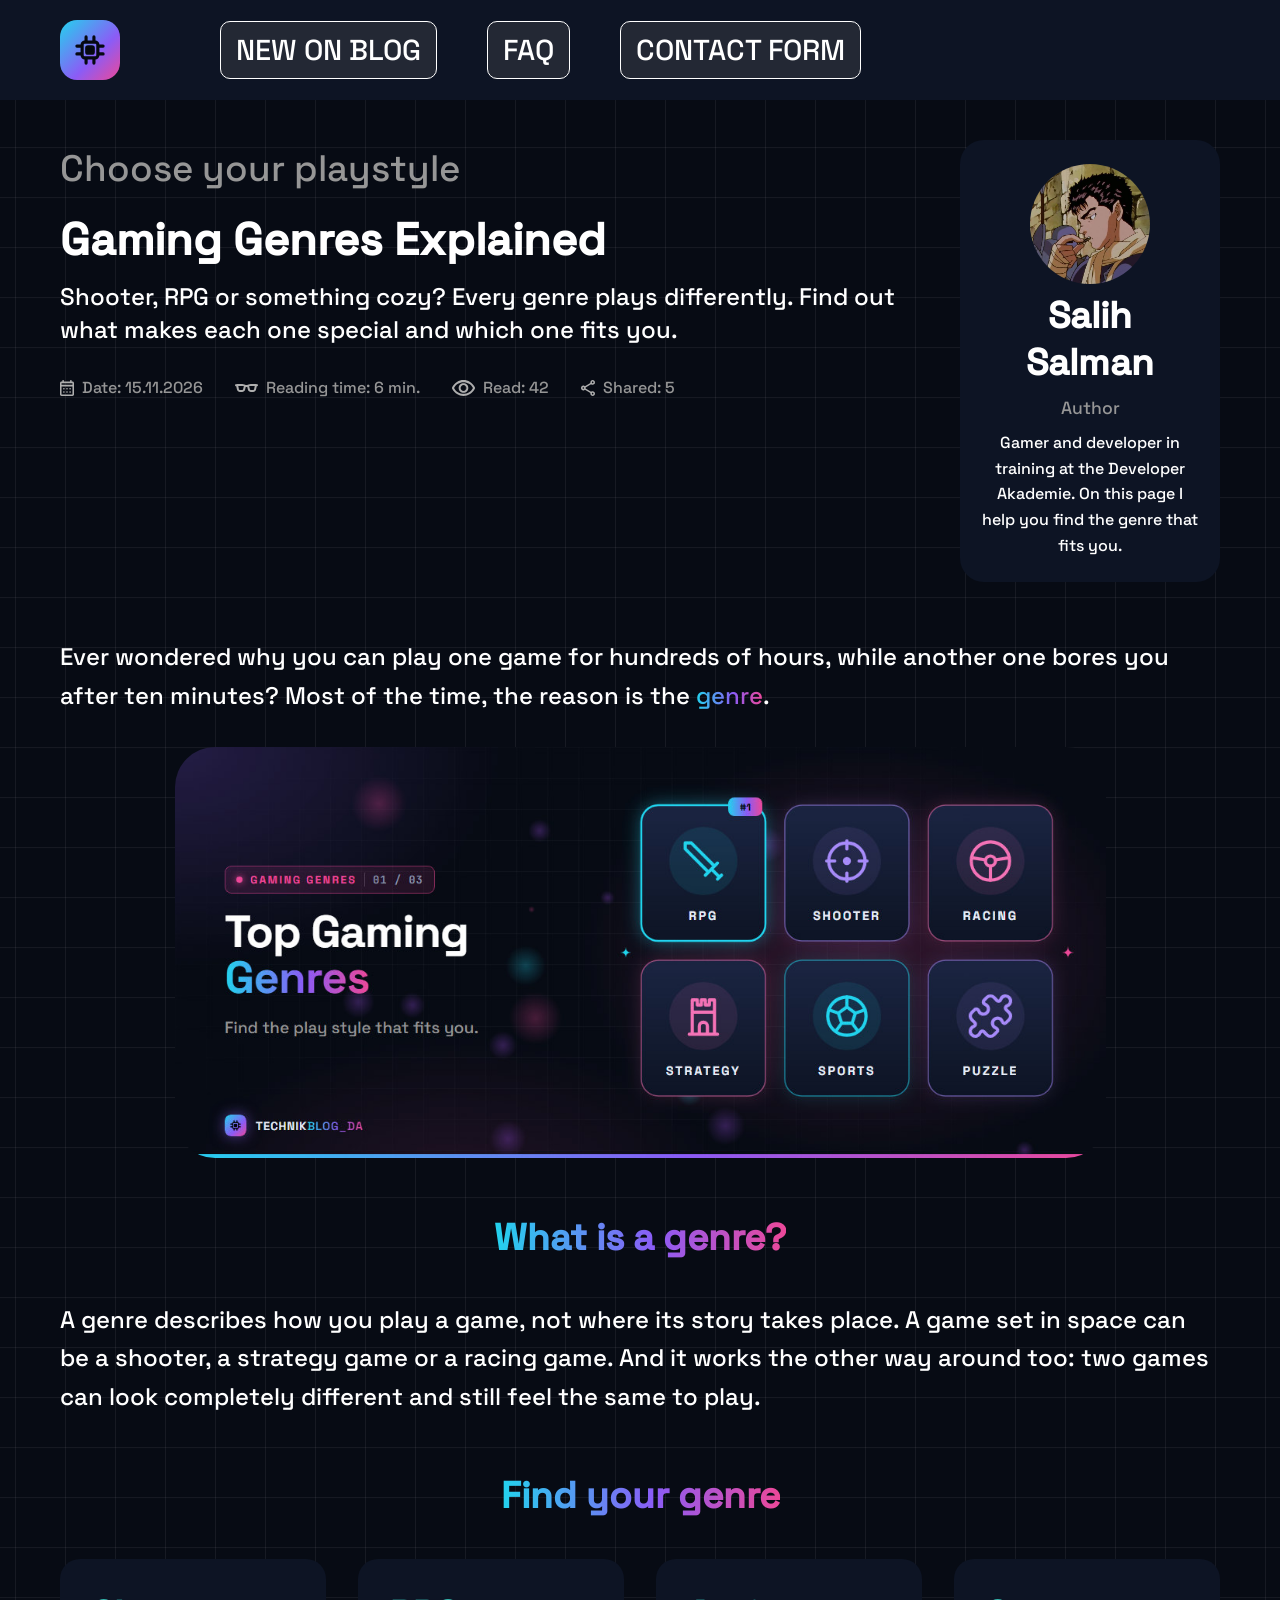
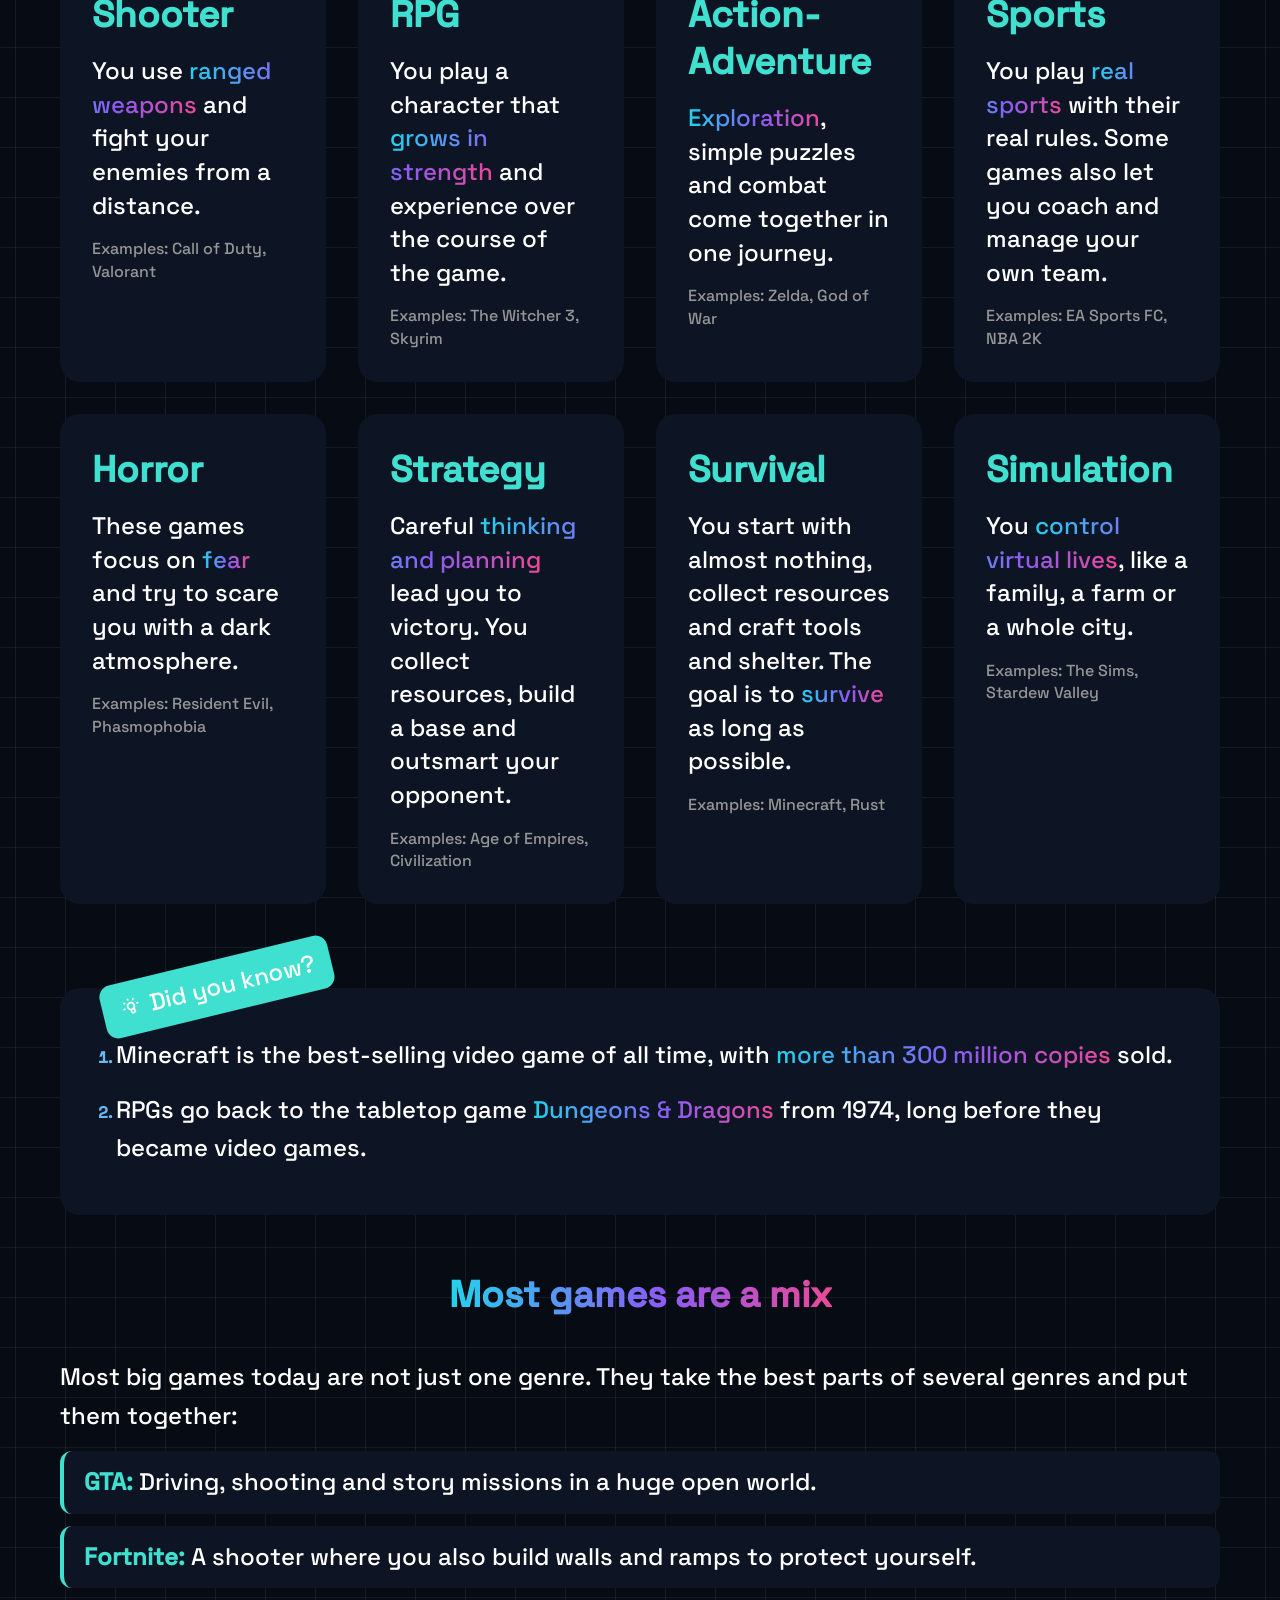
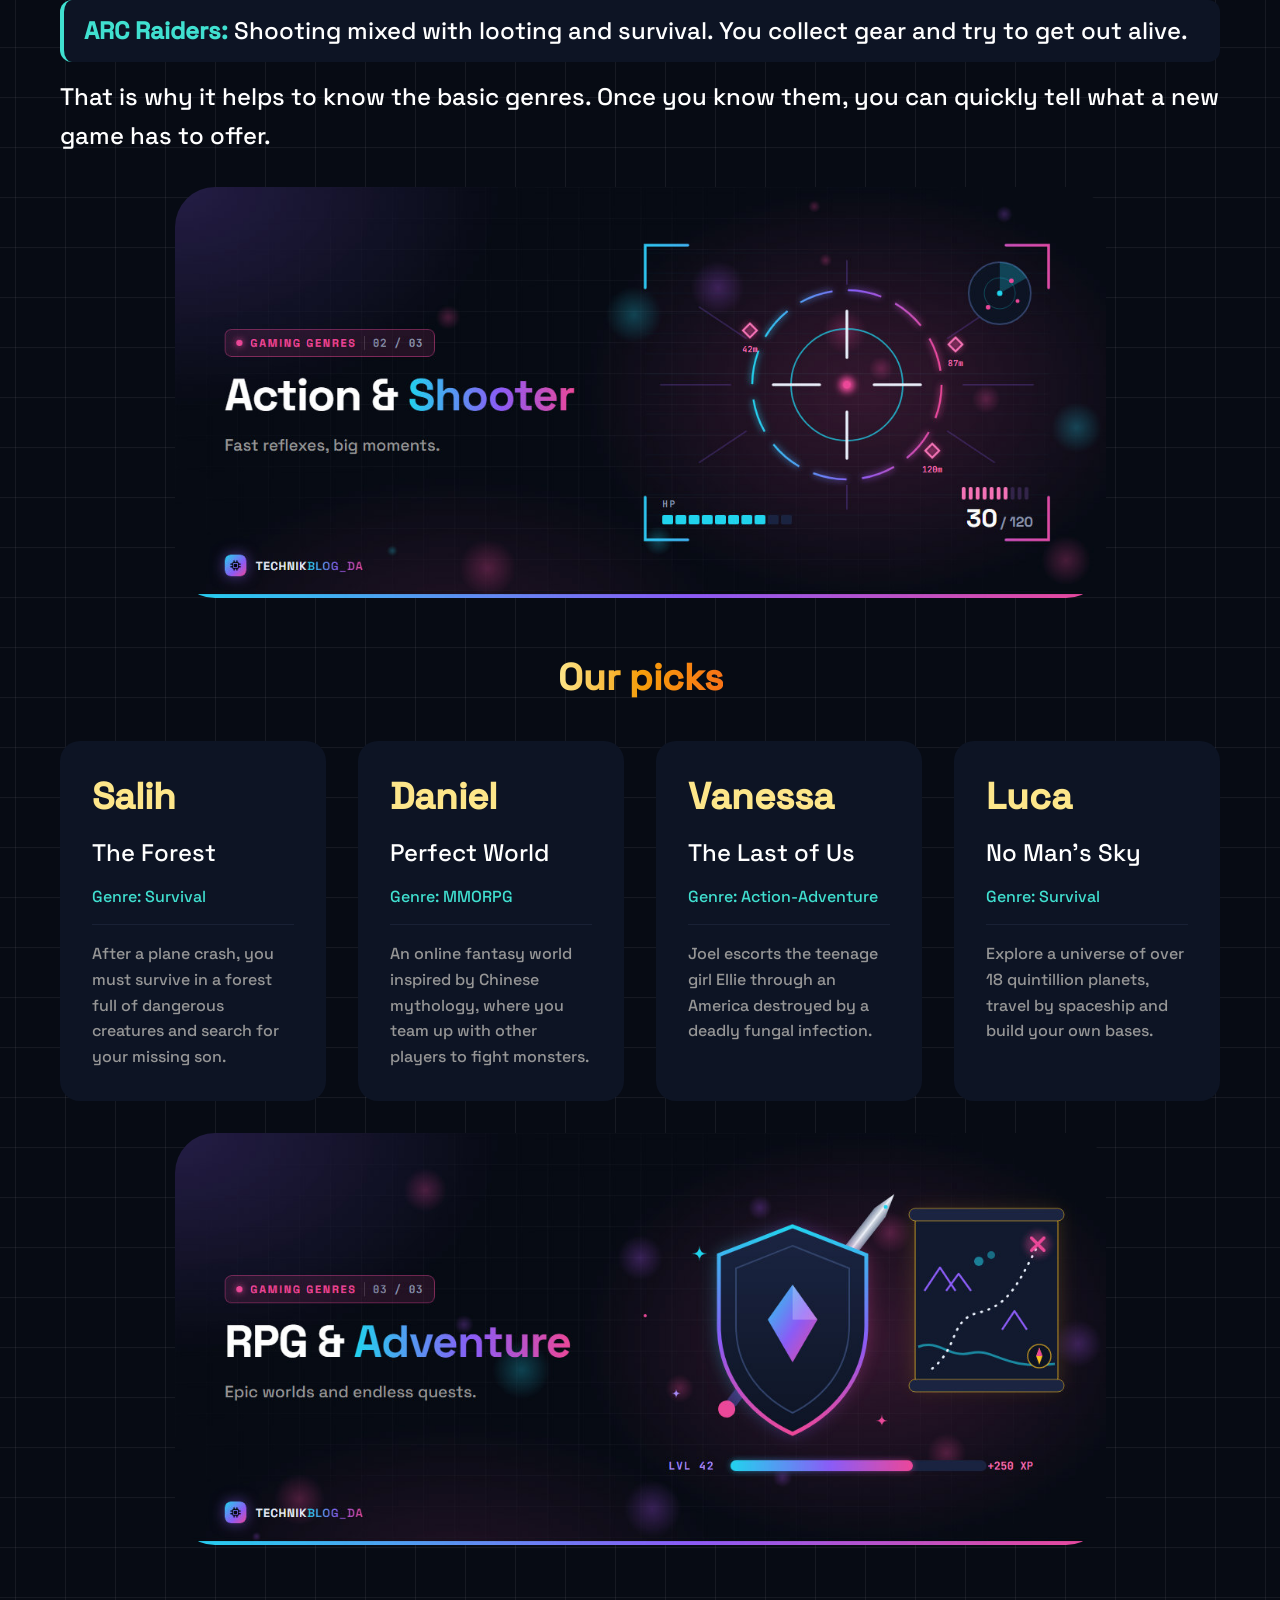
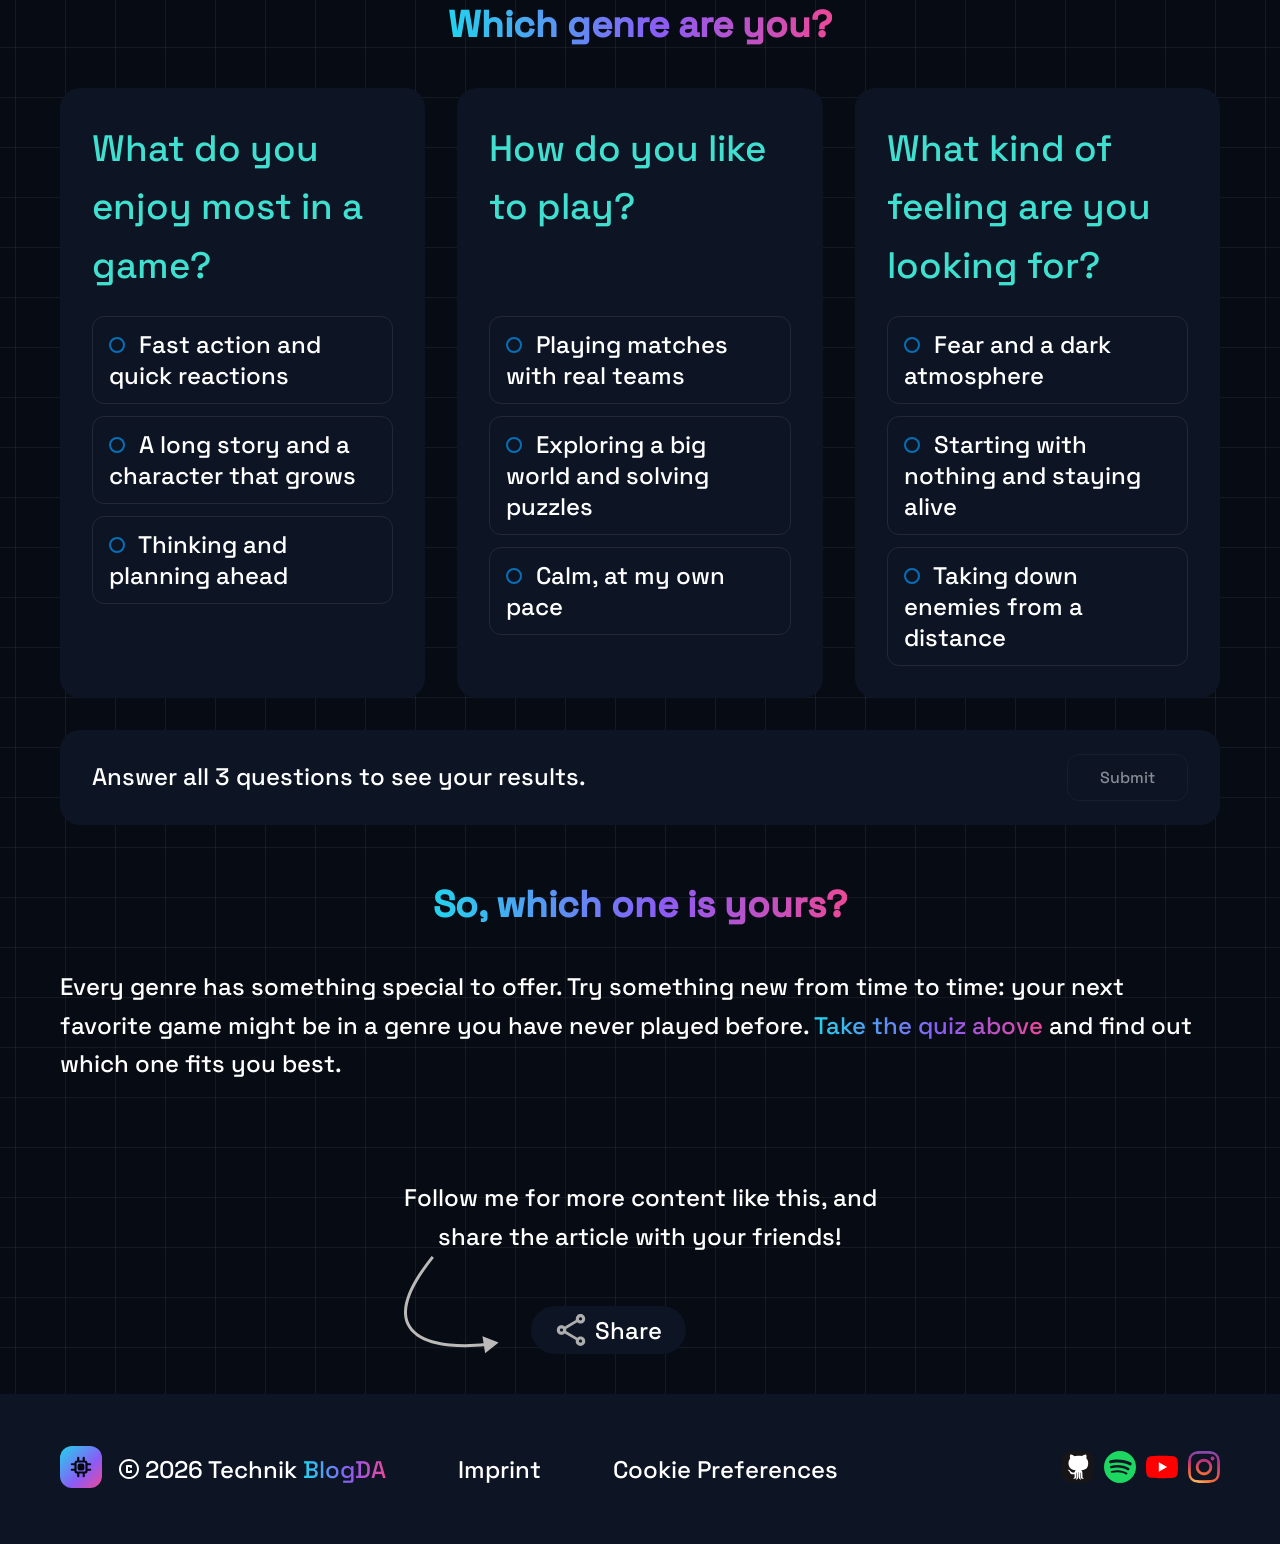
<file: gaming_top_genre.html>
<!DOCTYPE html>
<html lang="en">

<head>
    <meta charset="UTF-8">
    <meta name="viewport" content="width=device-width, initial-scale=1.0">
    <title>TechnikBlogDA: Gaming Genres</title>
    <link rel="icon" href="./assets/svg/logo.svg">
    <link rel="stylesheet" href="./styles/background.css">
    <link rel="stylesheet" href="./styles/fonts.css">
    <link rel="stylesheet" href="./styles/variables.css">
    <link rel="stylesheet" href="./styles/standart.css">
    <link rel="stylesheet" href="./styles/footer.css">
    <link rel="stylesheet" href="./styles/nav.css">
    <link rel="stylesheet" href="./styles/g.css">
</head>
<body>
    <header>
        <div class="landing-nav">
            <div class="nav_icon">
                <a href="./index.html">
                    <img src="./assets/svg/logo.svg" alt="TechnikBlogDALogo">
                </a>
                <img class="logo-responsive-nav" src="./assets/svg/logo.svg" alt="TechnikBlogDALogo">
            </div>
            <div class="navigation">
                <nav>
                    <a href="./index.html#news">NEW ON BLOG</a>
                    <a href="./index.html#faq">FAQ</a>
                    <a href="./index.html#contactform">CONTACT FORM</a>
                </nav>
            </div>
        </div>
    </header>
    <main>
        <section class="section-headline"> 
            <div class="headline-info">
                <p class="headline-kicker">Choose your playstyle</p>
                <h1>Gaming Genres Explained</h1>
                <p class="headline-text">Shooter, RPG or something cozy? Every genre plays differently. Find out what makes each one special and which one fits you.</p>
                <div class="headline-info-quickinfo">
                    <div class="headline-info-quickinfo-date quickinfo">
                        <img src="./assets/svg/calendar_month.svg" alt="calendar">
                        <p>Date: 15.11.2026</p>
                    </div>
                    <div class="headline-info-quickinfo-readingtime quickinfo">
                        <img src="./assets/svg/eyeglasses_2.svg" alt="glasses">
                        <p>Reading time: 6 min.</p>
                    </div>
                    <div class="headline-info-quickinfo-read quickinfo">
                        <img src="./assets/svg/visibility.svg" alt="eye">
                        <p>Read: 42</p>
                    </div>
                    <div class="headline-info-quickinfo-share quickinfo">
                        <img src="./assets/svg/share.svg" alt="share">
                        <p>Shared: 5</p>
                    </div>
                </div>
            </div>
            <div class="headline-author">
                <img src="./assets/pictures/gtg/Salihpfp.jpg" alt="Salih Salman">
                <h3>Salih Salman</h3>
                <p class="author-role">Author</p>
                <p class="author-bio">Gamer and developer in training at the Developer Akademie. On this page I help you find the genre that fits you.</p>
            </div>
        </section>
        <section class="genre-intro">
            <p>Ever wondered why you can play one game for hundreds of hours, while another one bores you after ten minutes? Most of the time, the reason is the <span class="--colorwave">genre</span>.</p>

            <section class="section-image">
                <img src="./assets/pictures/gtg/gaming_top_genre_1.jpg" alt="gtg_picture1">
            </section>
        </section>

        <section class="genre-what">
            <h2><span class="--colorwave">What is a genre?</span></h2>
            <p>A genre describes how you play a game, not where its story takes place. A game set in space can be a shooter, a strategy game or a racing game. And it works the other way around too: two games can look completely different and still feel the same to play.</p>
        </section>

        <section class="genre-cards">
            <h2><span class="--colorwave">Find your genre</span></h2>

            <div class="genre-grid">
                <div class="genre-card">
                    <h3>Shooter</h3>
                    <p>You use <span class="--colorwave">ranged weapons</span> and fight your enemies from a distance.</p>
                    <p class="genre-examples">Examples: Call of Duty, Valorant</p>
                </div>
                <div class="genre-card">
                    <h3>RPG</h3>
                    <p>You play a character that <span class="--colorwave">grows in strength</span> and experience over the course of the game.</p>
                    <p class="genre-examples">Examples: The Witcher 3, Skyrim</p>
                </div>
                <div class="genre-card">
                    <h3>Action-Adventure</h3>
                    <p><span class="--colorwave">Exploration</span>, simple puzzles and combat come together in one journey.</p>
                    <p class="genre-examples">Examples: Zelda, God of War</p>
                </div>
                <div class="genre-card">
                    <h3>Sports</h3>
                    <p>You play <span class="--colorwave">real sports</span> with their real rules. Some games also let you coach and manage your own team.</p>
                    <p class="genre-examples">Examples: EA Sports FC, NBA 2K</p>
                </div>
                <div class="genre-card">
                    <h3>Horror</h3>
                    <p>These games focus on <span class="--colorwave">fear</span> and try to scare you with a dark atmosphere.</p>
                    <p class="genre-examples">Examples: Resident Evil, Phasmophobia</p>
                </div>
                <div class="genre-card">
                    <h3>Strategy</h3>
                    <p>Careful <span class="--colorwave">thinking and planning</span> lead you to victory. You collect resources, build a base and outsmart your opponent.</p>
                    <p class="genre-examples">Examples: Age of Empires, Civilization</p>
                </div>
                <div class="genre-card">
                    <h3>Survival</h3>
                    <p>You start with almost nothing, collect resources and craft tools and shelter. The goal is to <span class="--colorwave">survive</span> as long as possible.</p>
                    <p class="genre-examples">Examples: Minecraft, Rust</p>
                </div>
                <div class="genre-card">
                    <h3>Simulation</h3>
                    <p>You <span class="--colorwave">control virtual lives</span>, like a family, a farm or a whole city.</p>
                    <p class="genre-examples">Examples: The Sims, Stardew Valley</p>
                </div>
            </div>

        </section>

        <section class="genre-facts">
            <div>
                <img src="./assets/svg/lightbulb.svg" alt="lightbulb">
                <p>Did you know?</p>
            </div>

            <ol>
                <li>
                    <p>Minecraft is the best-selling video game of all time, with <span class="--colorwave">more than 300 million copies</span> sold.</p>
                </li>
                <li>
                    <p>RPGs go back to the tabletop game <span class="--colorwave">Dungeons & Dragons</span> from 1974, long before they became video games.</p>
                </li>
            </ol>

        </section>

        <section class="genre-mix">
            <h2><span class="--colorwave">Most games are a mix</span></h2>
            <p>Most big games today are not just one genre. They take the best parts of several genres and put them together:</p>
            <ul>
                <li><strong>GTA:</strong> Driving, shooting and story missions in a huge open world.</li>
                <li><strong>Fortnite:</strong> A shooter where you also build walls and ramps to protect yourself.</li>
                <li><strong>ARC Raiders:</strong> Shooting mixed with looting and survival. You collect gear and try to get out alive.</li>
            </ul>
            <p>That is why it helps to know the basic genres. Once you know them, you can quickly tell what a new game has to offer.</p>

            <section class="section-image">
                <img src="./assets/pictures/gtg/gaming_top_genre_2.jpg" alt="gtg_picture2">
            </section>
        </section>

        <section class="genre-picks">
            <h2><span class="--colorwave-picks">Our picks</span></h2>
            <div class="genre-grid">
                <div class="genre-card">
                    <h3>Salih</h3>
                    <p>The Forest</p>
                    <p class="genre-examples">Genre: Survival</p>
                    <p class="pick-description">After a plane crash, you must survive in a forest full of dangerous creatures and search for your missing son.</p>
                </div>
                <div class="genre-card">
                    <h3>Daniel</h3>
                    <p>Perfect World</p>
                    <p class="genre-examples">Genre: MMORPG</p>
                    <p class="pick-description">An online fantasy world inspired by Chinese mythology, where you team up with other players to fight monsters.</p>
                </div>
                <div class="genre-card">
                    <h3>Vanessa</h3>
                    <p>The Last of Us</p>
                    <p class="genre-examples">Genre: Action-Adventure</p>
                    <p class="pick-description">Joel escorts the teenage girl Ellie through an America destroyed by a deadly fungal infection.</p>
                </div>
                <div class="genre-card">
                    <h3>Luca</h3>
                    <p>No Man's Sky</p>
                    <p class="genre-examples">Genre: Survival</p>
                    <p class="pick-description">Explore a universe of over 18 quintillion planets, travel by spaceship and build your own bases.</p>
                </div>
            </div>

            <section class="section-image">
                <img src="./assets/pictures/gtg/gaming_top_genre_3.jpg" alt="gtg_picture3">
            </section>
        </section>

        <section class="genre-quiz">
            <h2><span class="--colorwave">Which genre are you?</span></h2>

            <div class="quiz-grid"> 
                <div class="quiz-question">
                    <p>What do you enjoy most in a game?</p>
                    <label>
                        <input type="radio" name="q1" value="a"> Fast action and quick reactions
                        <span class="quiz-result">Shooter</span>
                        <span class="quiz-percent">
                            <span class="quiz-bar"><span class="percent-45"></span></span>
                            45 %
                        </span>
                    </label>

                    <label>
                        <input type="radio" name="q1" value="b"> A long story and a character that grows
                        <span class="quiz-result">RPG</span>
                        <span class="quiz-percent">
                            <span class="quiz-bar"><span class="percent-35"></span></span>
                            35 %
                        </span>
                    </label>

                    <label>
                        <input type="radio" name="q1" value="c"> Thinking and planning ahead
                        <span class="quiz-result">Strategy</span>
                        <span class="quiz-percent">
                            <span class="quiz-bar"><span class="percent-20"></span></span>
                            20 %
                        </span>
                    </label>
                </div>

                <div class="quiz-question">
                    <p>How do you like to play?</p>
                    <label>
                        <input type="radio" name="q2" value="a"> Playing matches with real teams
                        <span class="quiz-result">Sports</span>
                        <span class="quiz-percent">
                            <span class="quiz-bar"><span class="percent-25"></span></span>
                            25 %
                        </span>
                    </label>

                    <label>
                        <input type="radio" name="q2" value="b"> Exploring a big world and solving puzzles
                        <span class="quiz-result">Action-Adventure</span>
                        <span class="quiz-percent">
                            <span class="quiz-bar"><span class="percent-50"></span></span>
                            50 %
                        </span>
                    </label>

                    <label>
                        <input type="radio" name="q2" value="c"> Calm, at my own pace
                        <span class="quiz-result">Simulation</span>
                        <span class="quiz-percent">
                            <span class="quiz-bar"><span class="percent-25"></span></span>
                            25 %
                        </span>
                    </label>
                </div>

                <div class="quiz-question">
                    <p>What kind of feeling are you looking for?</p>
                    <label>
                        <input type="radio" name="q3" value="a"> Fear and a dark atmosphere
                        <span class="quiz-result">Horror</span>
                        <span class="quiz-percent">
                            <span class="quiz-bar"><span class="percent-30"></span></span>
                            30 %
                        </span>
                    </label>

                    <label>
                        <input type="radio" name="q3" value="b"> Starting with nothing and staying alive
                        <span class="quiz-result">Survival</span>
                        <span class="quiz-percent">
                            <span class="quiz-bar"><span class="percent-45"></span></span>
                            45 %
                        </span>
                    </label>

                    <label>
                        <input type="radio" name="q3" value="c"> Taking down enemies from a distance
                        <span class="quiz-result">Shooter</span>
                        <span class="quiz-percent">
                            <span class="quiz-bar"><span class="percent-25"></span></span>
                            25 %
                        </span>
                    </label>
                </div>
            </div>

            <div class="quiz-submit">
                <p>Answer all 3 questions to see your results.</p>
                <label class="quiz-submit-button"> <input type="checkbox"> Submit</label>
            </div>

        </section>

        <section class="genre-outro">
            <h2><span class="--colorwave">So, which one is yours?</span></h2>
            <p>Every genre has something special to offer. Try something new from time to time: your next favorite game might be in a genre you have never played before. <span class="--colorwave">Take the quiz above</span> and find out which one fits you best.</p>
        </section>

        <section class="section-share">
            <p>Follow me for more content like this, and <br>
                share the article with your friends!</p>
            <div class="section-share-arrow">
                <div class="section-share-arrow-two">
                    <img src="./assets/svg/arrow_toright.svg" alt="arrow">
                </div>
                <a class="section-share-button" href="mailto:test@gmail.com?subject=Gaming%20Genres"><img src="./assets/svg/share.svg" alt="share">Share</a>
            </div>
        </section>

    </main>

    <footer class="section-footer">
        <div class="footer-text">
            <div class="footer-text-copyright">
                <div class="footer-text-svg">
                    <a class="logo-responsive" href="./index.html">
                        <img src="./assets/svg/logo.svg" alt="logo">
                    </a>
                    <img src="./assets/svg/copyright.svg" alt="copyright">
                </div>
                <p>
                    <span class="text-responsive">2026</span> Technik <span class="--colorwave">BlogDA</span>
                </p>
            </div>
            <p>
                Imprint
            </p>
            <p>
                Cookie Preferences
            </p>
        </div>
        <div class="footer-link">
            <a href="https://github.com/Nemesisov/TechnikBlogDA" target="_blank"><img src="./assets/svg/github-tile.svg"
                    alt="github"></a>
            <a href="https://open.spotify.com/playlist/3ZxEQBbPh4H6SnCs7jdGDr?si=bb5fd0c49d204471" target="_blank"><img
                    src="./assets/svg/spotify-icon.svg" alt="spotify"></a>
            <a href="https://www.youtube.com/shorts/ydZXs1szk7M" target="_blank"><img
                    src="./assets/svg/youtube-icon.svg" alt="youtube"></a>
            <a href="https://www.instagram.com/" target="_blank"><img src="./assets/svg/instagram-icon.svg"
                    alt="instagram"></a>
        </div>
    </footer>

    <div class="fixed-rail"></div>
    <div class="nav-responsive">
        <a href="./index.html"> 
            <img 
            src="./assets/pictures/resonsive-svg/nav_home.svg" alt="home">
        </a>

        <div class="nav-responsive-decoration">
    </div>
            <a href="./index.html#news"> 
                <img 
                    src="./assets/pictures/resonsive-svg/nav_controller.svg" alt="controller">
            </a>

        <div class="nav-responsive-decoration">
        </div>
            <a href="./index.html#faq"> 
                <img 
                    src="./assets/pictures/resonsive-svg/nav_help.svg" alt="help">
            </a>
        <div class="nav-responsive-decoration">
        </div>
        <a href="./index.html#contactform"> 
                <img 
                    src="./assets/pictures/resonsive-svg/nav_profile.svg" alt="profile">
        </a>
    </div>

</body>

</html>
</file>
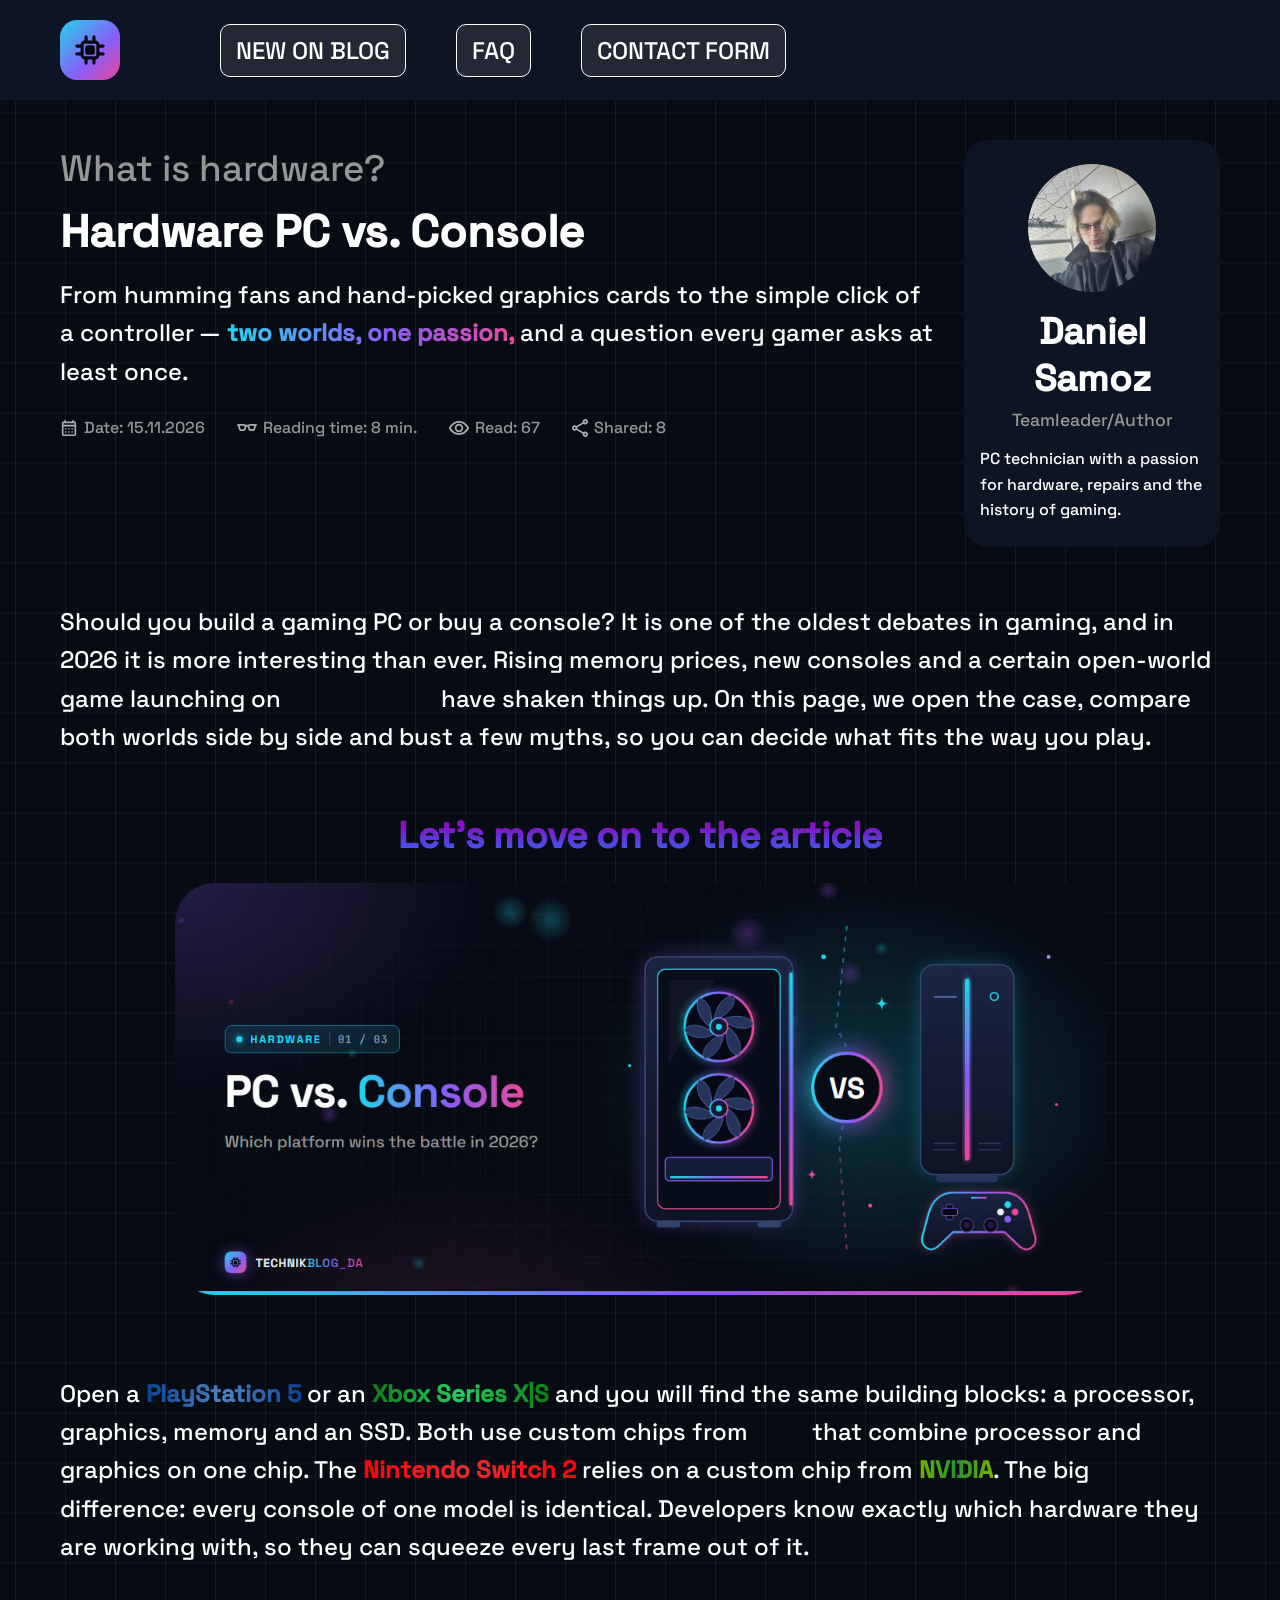
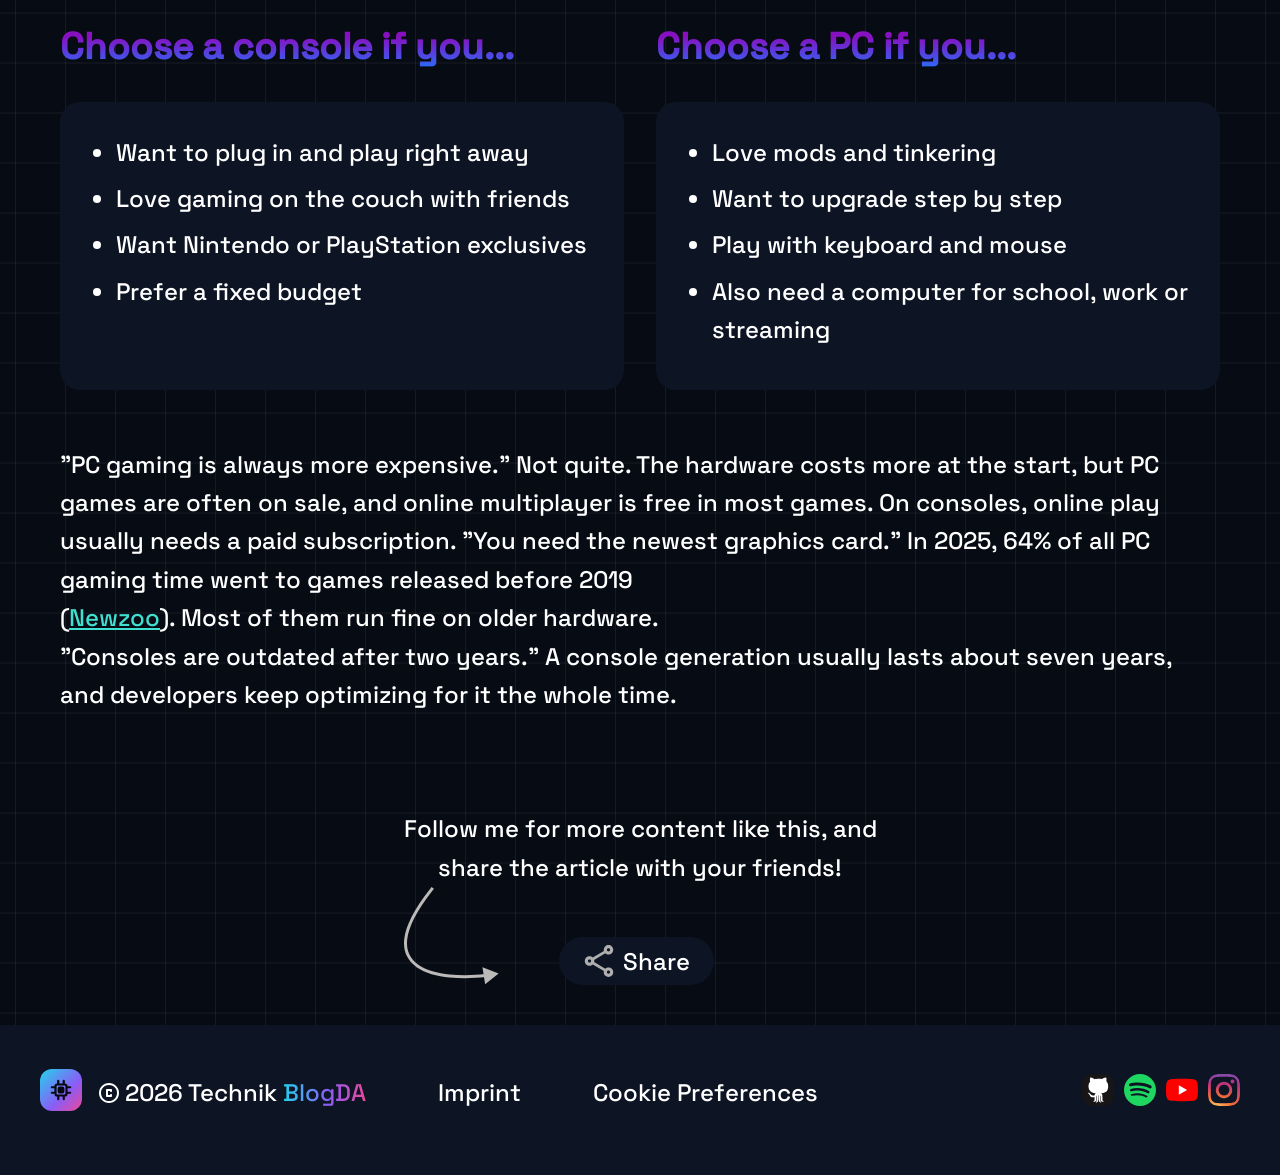
<file: hardware_and_pc_vs_console_gaming.html>
<!DOCTYPE html>
<html lang="en">

<head>
    <meta charset="UTF-8">
    <meta name="viewport" content="width=device-width, initial-scale=1.0">
    <title>TechnikBlogDA: PC vs. Console</title>
    <link rel="icon" href="./assets/svg/logo.svg">
    <link rel="stylesheet" href="./styles/background.css">
    <link rel="stylesheet" href="./styles/fonts.css">
    <link rel="stylesheet" href="./styles/variables.css">
    <link rel="stylesheet" href="./styles/standart.css">
    <link rel="stylesheet" href="./styles/nav.css">
    <link rel="stylesheet" href="./styles/footer.css">
    <link rel="stylesheet" href="style.css">
    <link rel="stylesheet" href="./styles/hapvcg.css">
</head>

<body>
    <header>
        <div class="landing-nav">
            <div class="nav_icon">
                <a href="./index.html">
                    <img src="./assets/svg/logo.svg" alt="TechnikBlogDALogo">
                </a>
                <img class="logo-responsive-nav" src="./assets/svg/logo.svg" alt="TechnikBlogDALogo">
            </div>
            <div class="navigation">
                <nav>
                    <a href="./index.html#news">
                        NEW ON BLOG
                    </a>
                    <a href="./index.html#faq">
                        FAQ
                    </a>
                    <a href="./index.html#contactform">
                        CONTACT FORM
                    </a>
                </nav>
            </div>
        </div>
    </header>
    <main>
        <section class="section-headline">
            <div class="headline-info">
                <p class="headline-kicker">
                    What is hardware?
                </p>
                <h1>
                    Hardware PC vs. Console
                </h1>
                <p class="headline-lead">
                    From humming fans and hand-picked graphics cards to the simple click of a controller —<strong>
                        <span class="--colorwave">
                            two worlds, one passion,
                        </span>
                    </strong> and a question every gamer asks at least once.
                </p>
                <div class="headline-info-quickinfo">
                    <div class="headline-info-quickinfo-date quickinfo">
                        <img src="./assets/svg/calendar_month.svg" alt="calendar">
                        <p>
                            Date: 15.11.2026
                        </p>
                    </div>
                    <div class="headline-info-quickinfo-readingtime quickinfo">
                        <img src="./assets/svg/eyeglasses_2.svg" alt="glasses">
                        <p>
                            Reading time: 8 min.
                        </p>
                    </div>
                    <div class="headline-info-quickinfo-read quickinfo">
                        <img src="./assets/svg/visibility.svg" alt="eye">
                        <p>
                            Read: 67
                        </p>
                    </div>
                    <div class="headline-info-quickinfo-share quickinfo">
                        <img src="./assets/svg/share.svg" alt="share">
                        <p>
                            Shared: 8
                        </p>
                    </div>
                </div>
            </div>
            <div class="headline-author">
                <img src="./assets/pictures/hapvcg/nemesisov-avatar.jpg" alt="Daniel Samoz">
                <h3>
                    Daniel Samoz
                </h3>
                <p class="headline-author-role">
                    Teamleader/Author
                </p>
                <p class="headline-author-bio">
                    PC technician with a passion for hardware, repairs and the history of
                    gaming.
                </p>
            </div>
        </section>
        <section class="section-intro">
            <p>
                Should you build a gaming PC or buy a console? It is one of the oldest debates in gaming, and in 2026
                it is more interesting than ever. Rising memory prices, new consoles and a certain open-world game
                launching on <strong><span class="--secondary-font-turquoise">November 19</span></strong> have shaken
                things up. On this page, we open the case, compare both worlds
                side by side and bust a few myths, so you can decide what fits the way you play.
            </p>
        </section>
        <section class="article-section">
            <h2>
                <span class="--colorwaveblue">
                    Let's move on to the article
                </span>
            </h2>
            <section class="section-image">
                <img src="./assets/pictures/hapvcg/hardware_and_pc_vs_console_gaming_1.jpg" alt="hapvcg_picture1">
            </section>
        </section>

        <!-- <section class="article-section">
            <h2>
                <span class="--colorwaveblue">
                    What's inside a gaming machine?
                </span>
            </h2>
            <div class="middletext">
                <p>
                    Every gaming PC is built from the same handful of parts. Once you know what each one does, hardware
                    stops being a mystery:
                </p>
            </div>
            <ul>
                <li>
                    <strong>
                        <span class="--secondary-font-turquoise">
                            CPU (Processor):
                        </span>
                    </strong>
                    The brain. It runs the game logic, physics and AI.
                </li>
                <li>
                    <strong>
                        <span class="--secondary-font-turquoise">
                            GPU (Graphics card):
                        </span>
                    </strong>
                    Draws every frame you see. For gaming, it matters most.
                </li>
                <li>
                    <strong>
                        <span class="--secondary-font-turquoise">
                            RAM (Memory):
                        </span>
                    </strong>
                    The short-term memory that holds everything the game needs right now.
                </li>
                <li>
                    <strong>
                        <span class="--secondary-font-turquoise">
                            SSD (Storage):
                        </span>
                    </strong>
                    Keeps your games and decides how fast they load.
                </li>
                <li>
                    <strong>
                        <span class="--secondary-font-turquoise">
                            Motherboard:
                        </span>
                    </strong>
                    Connects all parts so they can talk to each other.
                </li>
                <li>
                    <strong>
                        <span class="--secondary-font-turquoise">
                            PSU and Cooling:</span>
                    </strong>
                    Deliver clean power and keep everything from overheating.
                </li>
            </ul>
        </section> -->
        <!-- 
        <section class="section-image">
            <img src="./assets/pictures/hapvcg/hardware_and_pc_vs_console_gaming_2.jpg" alt="hapvcg_picture2">
        </section> -->

        <section class="article-section">
            <h2>
                <!-- <span class="--colorwaveblue">
                    A console is a PC in disguise
                </span> -->
            </h2>
            <p>
                Open a
                <strong><span class="--playstationcolor">PlayStation 5</span></strong>
                or an
                <strong><span class="--xboxcolor">Xbox Series X|S</span></strong>
                and you will find the same building blocks:
                a processor,
                graphics, memory and an SSD. Both use custom chips from
                <strong><span class="--amdcolor">AMD</span></strong>
                that combine processor and graphics on one
                chip. The
                <strong><span class="--nintendocolor">Nintendo Switch 2</span></strong>
                relies on a custom
                chip from
                <strong><span class="--nvidiacolor">NVIDIA</span></strong>.
                The big difference: every console
                of one model is identical. Developers know exactly which hardware they are working with, so they can
                squeeze every last frame out of it.
            </p>
        </section>

        <!-- <section class="article-section">
            <h2>
                <span class="--colorwaveblue">
                    PC vs. console at a glance
                </span>
            </h2>
            <table class="compare-table">
                <thead>
                    <tr>
                        <th>

                        </th>
                        <th>
                            PC
                        </th>
                        <th>
                            Console
                        </th>
                    </tr>
                </thead>
                <tbody>
                    <tr>
                        <td>
                            Price to start
                        </td>
                        <td>
                            Higher, depends on the parts
                        </td>
                        <td>
                            Fixed price per model
                        </td>
                    </tr>
                    <tr>
                        <td>
                            Performance
                        </td>
                        <td>
                            Grows with your budget
                        </td>
                        <td>
                            Same for everyone, highly optimized
                        </td>
                    </tr>
                    <tr>
                        <td>
                            Upgrades
                        </td>
                        <td>
                            Swap single parts
                        </td>
                        <td>
                            Buy a new console or a Pro model
                        </td>
                    </tr>
                    <tr>
                        <td>
                            Online multiplayer
                        </td>
                        <td>
                            Free in most games
                        </td>
                        <td>
                            Usually needs a subscription
                        </td>
                    </tr>
                    <tr>
                        <td>
                            Games
                        </td>
                        <td>
                            Huge library, frequent sales, mods
                        </td>
                        <td>
                            Exclusives such as Mario and Zelda
                        </td>
                    </tr>
                    <tr>
                        <td>
                            Comfort
                        </td>
                        <td>
                            Desk setup, more tinkering
                        </td>
                        <td>
                            Couch, plug and play
                        </td>
                    </tr>
                </tbody>
            </table>
        </section> -->

        <section class="article-section">

            <div class="fit-cards">
                <div class="fit-card-one">
                    <h3>
                       <span class="--colorwaveblue">Choose a console if you...</span> 
                    </h3>
                    <div class="fit-card">
                        <!-- <h3>
                        Choose a console if you...
                    </h3> -->
                        <ul>
                            <li>
                                Want to plug in and play right away
                            </li>
                            <li>
                                Love gaming on the couch with friends
                            </li>
                            <li>
                                Want Nintendo or PlayStation exclusives
                            </li>
                            <li>
                                Prefer a fixed budget
                            </li>
                        </ul>
                    </div>
                </div>
                <div class="fit-card-two">
                    <h3>
                       <span class="--colorwaveblue"> Choose a PC if you...</span>
                    </h3>
                    <div class="fit-card">
                        <!-- <h3>
                        Choose a PC if you...
                    </h3> -->
                        <ul>
                            <li>
                                Love mods and tinkering
                            </li>
                            <li>
                                Want to upgrade step by step
                            </li>
                            <li>
                                Play with keyboard and mouse
                            </li>
                            <li>
                                Also need a computer for school, work or streaming
                            </li>
                        </ul>
                    </div>
                </div>
            </div>
        </section>
        <!-- <section class="article-section">
            <h2>
                <span class="--colorwaveblue">
                    2026: the year of the RAM crisis
                </span>
            </h2>
            <p>
                <strong>
                    <span class="--secondary-font-turquoise">
                        AI is changing gaming in a way nobody expected.
                    </span>
                </strong>
                <br>
                Data centers for artificial intelligence need
                <strong>
                    <span class="--colorwave">
                        enormous
                    </span>
                </strong>
                amounts of memory,
                <br>
                so manufacturers sell more of their chips there and fewer to gamers.
                <br>
                Toward the end
                of 2025, RAM prices
                <strong>
                    <span class="--colorwave">
                        roughly quadrupled within just two months,
                    </span>
                </strong>
                and
                <span class="--nintendocolor">
                    Nintendo
                </span>
                reportedly paid
                <span class="--secondary-font-turquoise">
                    41% more
                </span>
                for the memory in the
                <strong>
                    <span class="--nintendocolor">
                        Switch 2
                    </span>
                </strong>
                in a single quarter
                (<a href="https://www.axios.com/2025/12/16/phone-pc-xbox-prices-ai-ram-shortage" target="_blank">
                    Axios
                </a>).
                <br>
                For the first time in years, some experts say a
                <strong>
                    <span class="--playstationcolor">
                        PS5
                    </span>
                </strong>
                can be better value than a custom-built gaming PC.
            </p>
        </section> -->

        <!-- <section class="section-image">
            <img src="./assets/pictures/hapvcg/hardware_and_pc_vs_console_gaming_3.jpg" alt="hapvcg_picture3">
        </section> -->

        <section class="article-section">


            <p> "PC gaming is always more expensive." Not quite. The hardware costs more at the
                start, but PC games are often on sale, and online multiplayer is free in most games. On consoles,
                online play usually needs a paid subscription.
                "You need the newest graphics card." In 2025, 64% of all PC gaming time went to
                games released before 2019</p>
            <p> (<a href="https://gamedevreports.substack.com/p/newzoo-gaming-market-surpassed-200"
                    target="_blank">Newzoo</a>).
                Most of them run fine on older hardware. </p>
            <p> "Consoles are outdated after two years." A console generation usually lasts about
                seven years, and developers keep optimizing for it the whole time.</p>
        </section>

        <!-- <section class="article-section">
            <h2>
                <span class="--colorwaveblue">
                    Which one fits you?
                </span>
            </h2>
            <div class="fit-cards">
                <div class="fit-card">
                    <h3>
                        Choose a console if you...
                    </h3>
                    <ul>
                        <li>
                            Want to plug in and play right away
                        </li>
                        <li>
                            Love gaming on the couch with friends
                        </li>
                        <li>
                            Want Nintendo or PlayStation exclusives
                        </li>
                        <li>
                            Prefer a fixed budget
                        </li>
                    </ul>
                </div>
                <div class="fit-card">
                    <h3>
                        Choose a PC if you...
                    </h3>
                    <ul>
                        <li>
                            Love mods and tinkering
                        </li>
                        <li>
                            Want to upgrade step by step
                        </li>
                        <li>
                            Play with keyboard and mouse
                        </li>
                        <li>
                            Also need a computer for school, work or streaming
                        </li>
                    </ul>
                </div>
            </div>
        </section> -->

        <!-- <section class="pro-tips">
            <div>
                <img src="./assets/svg/lightbulb.svg" alt="lightbulb">
                <p>
                    Pro tips
                </p>
            </div>
            <ol>
                <li>
                    <p>
                        Plug your monitor into the
                        <strong>
                            <span class="--colorwave">
                                graphics card
                            </span>
                        </strong>
                        , not the motherboard. Otherwise your expensive GPU
                        does nothing at all.
                    </p>
                </li>
                <li>
                    <p>
                        Turn on
                        <strong>
                            <span class="--colorwave">
                                XMP or EXPO
                            </span>
                        </strong>
                        in the BIOS. Without it, your RAM runs slower than the speed printed on
                        the box.
                    </p>
                </li>
                <li>
                    <p>
                        Peel the
                        <strong>
                            <span class="--colorwave">
                                protective film
                            </span>
                        </strong>
                        off the CPU cooler before you mount it. It happens more often than
                        you think!
                    </p>
                </li>
                <li>
                    <p>
                        <strong>
                            <span class="--colorwave">
                                Never
                            </span>
                        </strong>
                        save money on the power supply. A cheap, weak PSU can make your whole PC unstable.
                    </p>
                </li>
                <p class="usefulvideo">
                    Also a useful video for you <a href="https://www.youtube.com/watch?v=xz9qTes3WKM"
                        target="_blank">(Clickable Link)</a>
                </p>
            </ol>
        </section> -->

        <!-- <section class="article-section">
            <h2>
                <span class="--colorwaveblue">
                    So, who wins?
                </span>
            </h2>
            <p>
                Neither. A console gives you
                <strong>
                    <span class="--colorwave">
                        comfort and great value
                    </span>
                </strong>
                , a PC gives you
                <strong>
                    <span class="--colorwave">
                        freedom and power.
                    </span>
                </strong>
                <br>
                The best
                platform is the one that fits your games, your friends and your budget. <br> And if you really can't
                decide: many gamers simply have both.
            </p>
        </section> -->

        <section class="section-share">
            <p>
                Follow me for more content like this, and <br>
                share the article with your friends!
            </p>
            <div class="section-share-arrow">
                <div class="section-share-arrow-two">
                    <img src="./assets/svg/arrow_toright.svg" alt="arrow">
                </div>
                <a class="section-share-button"
                    href="mailto:test@gmail.com?subject=Gaming%20PC&body=Hey%20ich%20habe%20ne%20Frage!">
                    <img src="./assets/svg/share.svg" alt="share">
                    Share
                </a>
            </div>
        </section>
    </main>
    <footer class="section-footer">
        <div class="footer-text">
            <div class="footer-text-copyright">
                <div class="footer-text-svg">
                    <a class="logo-responsive" href="./index.html">
                        <img src="./assets/svg/logo.svg" alt="logo">
                    </a>
                    <img src="./assets/svg/copyright.svg" alt="copyright">
                </div>
                <p>
                    <span class="text-responsive">2026</span> Technik <span class="--colorwave">BlogDA</span>
                </p>
            </div>
            <p>
                Imprint
            </p>
            <p>
                Cookie Preferences
            </p>
        </div>
        <div class="footer-link">
            <a href="https://github.com/Nemesisov/TechnikBlogDA" target="_blank"><img src="./assets/svg/github-tile.svg"
                    alt="github">
            </a>
            <a href="https://open.spotify.com/playlist/3ZxEQBbPh4H6SnCs7jdGDr?si=bb5fd0c49d204471" target="_blank"><img
                    src="./assets/svg/spotify-icon.svg" alt="spotify">
            </a>
            <a href="https://www.youtube.com/shorts/ydZXs1szk7M" target="_blank"><img
                    src="./assets/svg/youtube-icon.svg" alt="youtube">
            </a>
            <a href="https://www.instagram.com/" target="_blank"><img src="./assets/svg/instagram-icon.svg"
                    alt="instagram">
            </a>
        </div>
    </footer>
    <div class="fixed-rail"></div>
    <div class="nav-responsive">
        <a href="./index.html"><img src="./assets/pictures/resonsive-svg/nav_home.svg" alt="home"></a>
        <div class="nav-responsive-decoration"></div>
        <a href="./index.html#news"><img src="./assets/pictures/resonsive-svg/nav_controller.svg" alt="controller"></a>
        <div class="nav-responsive-decoration"></div>
        <a href="./index.html#faq"><img src="./assets/pictures/resonsive-svg/nav_help.svg" alt="help"></a>
        <div class="nav-responsive-decoration"></div>
        <a href="./index.html#contactform"><img src="./assets/pictures/resonsive-svg/nav_profile.svg" alt="profile"></a>
    </div>
</body>

</html>
</file>
<file: styles/background.css>
html {
  background-color: var(--background-color-black);
}

body {
  height: 100%;
  --grid-color: #ffffff10;
  --grid-size: 50px;
  background:
    linear-gradient(to right, var(--grid-color) 1px, transparent 1px),
    linear-gradient(to bottom, var(--grid-color) 1px, transparent 1px);
  background-size: var(--grid-size) var(--grid-size);
  background-position: center;
  
}
</file>
<file: styles/fonts.css>
/* space-grotesk-500 - latin */
@font-face {
  font-display: swap; /* Check https://developer.mozilla.org/en-US/docs/Web/CSS/@font-face/font-display for other options. */
  font-family: 'Space Grotesk';
  font-style: normal;
  font-weight: 500;
  src: url('../assets/fonts/space-grotesk-v22-latin-500.woff2') format('woff2'); /* Chrome 36+, Opera 23+, Firefox 39+, Safari 12+, iOS 10+ */
}

/* vt323-regular - latin */
@font-face {
  font-display: swap; /* Check https://developer.mozilla.org/en-US/docs/Web/CSS/@font-face/font-display for other options. */
  font-family: 'VT323';
  font-style: normal;
  font-weight: 400;
  src: url(../assets/fonts/vt323-v18-latin-regular.woff2) format('woff2'); /* Chrome 36+, Opera 23+, Firefox 39+, Safari 12+, iOS 10+ */
}
</file>
<file: styles/variables.css>
:root {
    --background-color-black: #070B14;
    --main-font-white: white;
    --secondary-font-turquoise: turquoise;
    --secondary-font-greywhite: rgb(150, 150, 150);
    --secondary-font-alabaster: rgb(237, 234, 222);
    --overlay-color-overlayblack: #0D1424;
    --overlay-color-overlayblack-two: #192135;
    --header-color-black-transparent: rgba(0, 0, 0, 0.2);
    --hyperlink-black-transparent: rgba(102, 102, 102, 0.25);
    --colorwave: rgb(34, 211, 238), rgb(139, 92, 246) 55%, rgb(236, 72, 153);
    --colorwaveblue: #8711c1 30%, #2472fc;
    --colorwave-gold: rgba(113, 91, 25, 1.0) 0%, rgba(248, 218, 141, 1.0) 33%, rgba(202, 150, 25, 1.0) 67%, rgba(251, 211, 132, 1.0) 100%;
    --colorwave-blossomair: linear-gradient(90deg, hsla(141, 54%, 86%, 1) 0%, hsla(333, 73%, 85%, 1) 50%, hsla(211, 58%, 79%, 1) 100%);
    --playstationcolor: #094595, rgb(81, 128, 190) 50%, #094595;
    --xboxcolor: #107C10, rgb(33, 206, 99) 50%, #107C10;
    --amdcolor: #DE0030;
    --nintendocolor: #FF000A, rgb(224, 45, 45), #FF000A;
    --nvidiacolor: #72B300, rgba(44, 197, 52, 0.747), #72B300;
    --colorwave-picks: #fde68a, #f59e0b, #f97316;
    --gta6-deep-violet: #3b146b;
    --gta6-purple: #7b208f;
    --gta6-magenta: #c9349b;
    --gta6-coral-pink: #f36a78;
    --gta6-coral: #f87572;
    --gta6-orange: #ff9b55;
    --gta6-warm-yellow: #ffb458;
    --gta6-colorwave: linear-gradient(90deg, #3b146b, #7b208f, #c9349b, #f36a78, #f87572, #ff9b55, #ffb458, #ff9b55, #c9349b, #7b208f, #3b146b);
}
</file>
<file: styles/standart.css>
* {
    margin: 0;
    padding: 0;
    box-sizing: border-box;
    font-family: 'Space Grotesk';
    color: var(--main-font-white);
}

html {
    scroll-behavior: smooth;
    cursor: crosshair;
}

h1 {
    font-size: 64px;
}

h2 {
    font-size: 48px;
}

p {
    font-size: 24px;
}
</file>
<file: styles/footer.css>
.section-footer {
    background-color: var(--overlay-color-overlayblack);

    height: 150px;
    width: 100%;

    display: flex;
    flex-direction: row;
    justify-content: space-between;
    align-items: center;
    color: var(--main-font-white);
}

.footer-text {
    display: flex;
    gap: 72px;

    align-items: center;
}

.footer-text-copyright {
    display: flex;
    align-items: center;
    gap: 4px;
}

.footer-text-svg {
    display: flex;
    align-items: center;
    gap: 15px;
}

.footer-link {
    display: flex;
    gap: 10px;
}

.footer-link img {
    width: 32px;
    height: 32px;
    border-radius: 10px;
}

.footer-link img:hover {
    background-color: var(--main-font-white);
}
</file>
<file: styles/nav.css>
header {
    display: flex;
    justify-content: start;
    width: 100%;
    background-color: var(--overlay-color-overlayblack);
}

.landing-nav {
    display: flex;
    flex-direction: row;
    align-items: center;
    justify-content: space-between;
    padding: 50px;
    max-width: 100%;
    height: 100px;
    gap: 100px;
}

.nav_icon a:first-child img {
    width: 60px;
    display: flex;
    justify-self: center;
}

nav {
    display: flex;
    gap: 50px;
}

nav a {
    text-decoration: none;
    padding: 10px 15px 10px 15px;
    color: var(--main-font-white);
    background-color: var(--hyperlink-black-transparent);
    border: 1px solid var(--main-font-white);
    border-radius: 10px;
    max-width: 100%;
    font-size: 1.8rem;

    justify-content: center;
    color: #ffffff;
    position: relative;
    display: inline-block;
}

nav a::after,
nav a::before {
    content: '';
    position: absolute;
    width: 100%;
    height: 2px;
    background: linear-gradient(to right, var(--colorwave));
    bottom: -5px;
    left: 0;
    transform: scaleX(0);
    transform-origin: right;
    transition: transform 200ms ease-out;
}

nav a::before {
    top: -5px;
    transform-origin: left;
}

nav a:hover::after,
nav a:hover::before {
    transform: scaleX(1);
}


.nav_icon {
    display: flex;
    align-items: center;
    gap: 20px;
}

@media screen and (min-width:930px) and (max-width:1439px) {
    nav a {
        font-size: 1.8rem;
    }
}

@media screen and (max-width:929px) {
    nav a {
        font-size: 1.6rem;
    }
}
</file>
<file: style.css>
.main-section-header {
    width: 100%;

}

.main-section-vector-header {
    display: grid;
    grid-template-columns: minmax(0, 820px);
    position: relative;
}

.nav-responsive {
    display: none;
}

.logo-responsive-nav {
    display: none;
}


.main-section-vector-header::before {
    content: "";
    position: absolute;
    top: 0;
    left: 550px;
    right: 0;
    height: 95%;
    background-image: url(./assets/pictures/header_bubbles.jpg);
    background-size: cover;
    background-position: center;
    border-bottom-right-radius: 10px;
}

.main-section-vector-header img {
    display: block;
    width: 100%;
    height: auto;
}

.main-section-vector-header img,
.main-section-header-text {
    grid-area: 1 / 1;
    position: relative;
}

.main-section-header-text {
    padding-left: 100px;
    display: flex;
    flex-direction: column;
    justify-content: center;
    color: var(--main-font-white);
}


.main-section-header-content {
    display: flex;
    flex-direction: column;
    gap: 32px;
}

.main-section-header-text p {
    color: var(--secondary-font-greywhite);
    max-width: 430px;
    display: -webkit-box;
    -webkit-box-orient: vertical;
    overflow: hidden;
}

.--colorwave {
    background-image: linear-gradient(to right, var(--colorwave));
    -webkit-background-clip: text;
    background-clip: text;
    color: transparent;
}

.main-section-header-logo {
    background-color: white;
    width: 180px;
    height: 180px;
    border-radius: 50%;
    position: absolute;
    top: 360px;
    left: 560px;
    z-index: 10;
    outline: 10px solid rgb(19, 204, 179);
    outline-offset: 10px;
}

.main-section-header-logo-border {
    height: 190px;
    padding-left: 175px;
}

.main-section-header-logo img {
    display: flex;
    margin: auto;
    padding-top: 20px;
    width: 150px;
    height: 150px;
    flex-shrink: 0;
}

.main-content {
    display: flex;
    flex-direction: column;
    gap: 90px;
    color: var(--main-font-white);
}

.section-slider-text {
    display: flex;
    flex-direction: column;
    align-items: center;
}

.section-slider {
    display: flex;
    flex-direction: column;
    gap: 50px;
}

.section-faq {
    display: flex;
    flex-direction: column;
    justify-content: center;
    align-items: center;

    gap: 50px;
    width: 100%;
    padding: 0px 120px;
}

.section-faq details {
    width: 100%;
    border-radius: 10px;
    border: 1px solid var(--overlay-color-overlayblack);
    transition: all 250ms ease-in-out;
}

details:open .faq-arrowdown {
    display: none;
}

details:open .faq-arrowup {
    display: block;
    width: 24px;
    height: 24px;
}

details .faq-arrowup {
    display: none;
}

details .faq-arrowdown {
    width: 24px;
    height: 24px;
}

details:open {
    display: flex;
    flex-direction: column;
    background-color: var(--overlay-color-overlayblack);
    border: 10px solid var(--overlay-color-overlayblack);

    transition: all 250ms ease-in-out;
}

details:close {
    border: none;
    transition: all 250ms ease-in-out;
}

.section-faq summary {
    background-color: var(--overlay-color-overlayblack);
    padding: 10px;
    border-radius: 10px;

    display: flex;
    justify-content: space-between;


}

.section-faq-answer {
    background-color: var(--background-color-black);

    padding: 4px 10px;
    width: 100%;
    border-radius: 10px;
}

.section-faq-questions {
    display: flex;
    flex-direction: column;
    gap: 32px;
    width: 100%;

    padding: 0px 0px;


}

.--colorwaveblue {
    background-image: linear-gradient(to bottom, var(--colorwaveblue));
    background-clip: text;
    color: transparent;
}

.section-faq-questions p {
    padding: 4px 10px;
}

.contact-section {

    text-align: center;
    padding: 0px 120px;
}

.contact-intro {
    max-width: 650px;
    margin: 0 auto 50px;
}

.contact-form {
    text-align: left;

    .form-row {
        display: grid;
        grid-template-columns: 1fr 1fr;
        gap: 60px;
    }

    .field {
        display: flex;
        flex-direction: column;
        margin-bottom: 30px;

        height: 101px;
    }

    input[type=text],
    input[type=email],
    textarea {
        width: 100%;
        padding: 12px 0;
        border: none;
        border-bottom: 1px solid white;
        background: transparent;
        color: white;
        outline: none;
        border-radius: 0;
        box-sizing: border-box;
        margin-top: 6px;
        resize: vertical;
        font: inherit;
    }

    textarea {
        height: 120px;
    }

    input[type=text]:focus,
    input[type=email]:focus,
    textarea:focus {
        border-bottom: 2px solid white;
    }


    .privacy {
        display: flex;
        justify-content: center;
        align-items: center;
        gap: 10px;
        font-size: 0.85rem;
        margin-bottom: 30px;
    }

    input[type=submit] {
        display: block;
        margin: 0 auto;
        background: transparent;
        color: white;
        padding: 12px 50px;
        border: 1px solid white;
        border-radius: 999px;
        cursor: pointer;
    }

    &:valid input[type=submit]:hover {
        background-color: white;
        color: black;
    }

    &:invalid input[type=submit] {
        opacity: 0.4;
        cursor: default;
        pointer-events: none;
    }

    .contact-form:invalid input[type=submit] {
        opacity: 0.4;
        cursor: default;
        pointer-events: none;
    }

    input:user-invalid,
    textarea:user-invalid {
        border-bottom: 2px solid #ff6b6b;
    }

    .error {
        display: none;
        color: #ff6b6b;
        font-size: 0.8rem;
    }

    input:user-invalid+.error {
        display: block;
    }

    padding: 0px 120px;
}


.slider_1 {
    display: grid;
    grid-template-columns: repeat(2, 1fr);
    gap: 24px;
    width: 100%;
    max-width: 1200px;
    margin: 0 auto;
    border-top-right-radius: 100px;

}

.mini_slider {
    position: relative;
    overflow: hidden;
    aspect-ratio: 1200 /530;

    object-fit: cover;

    isolation: isolate;
    transform: translateZ(0);

    --start: 3s;
    --offset: 0s;
    --delay: calc(var(--start) + var(--offset));

}

.mini_slider img {
    border-top-right-radius: 100px;
}


.mini_slider:nth-child(2) {
    --offset: 2s;
}

.mini_slider:nth-child(3) {
    --offset: 4s;
}

.mini_slider:nth-child(4) {
    --offset: 6s;
}

.mini_slider_link {
    display: block;
    width: 100%;
    height: 100%;
}


.mini_slider_wrapper {
    display: flex;
    width: 300%;
    height: 100%;
    will-change: transform;
    transition: transform 0.8s ease-in-out;

    animation: mini-slide 30s infinite ease-in-out;
    animation-delay: var(--delay);
    animation-fill-mode: backwards;
}




.mini_slider_wrapper img {
    flex: 0 0 33.3333%;
    width: 33.3333%;
    height: 100%;
    object-fit: cover;
    display: block;
}

@keyframes mini-slide {

    0%,
    30% {
        transform: translateX(0);
    }

    33.33%,
    63.33% {
        transform: translateX(-33.3333%);
    }

    66.67%,
    96.67% {
        transform: translateX(-66.6667%);
    }

    100% {
        transform: translateX(0);
    }
}


.mini_slider_controls {
    position: absolute;
    left: auto;
    right: 20px;
    bottom: 16px;
    z-index: 2;

    display: flex;
    align-items: center;
    gap: 12px;
}

.mini_slider_controls input {
    appearance: none;
    -webkit-appearance: none;
    box-sizing: border-box;

    flex: 0 0 auto;
    width: 16px;
    height: 16px;
    margin: 0;

    border-radius: 8px;
    background-color: white;
    cursor: pointer;

    animation-duration: 30s;
    animation-iteration-count: infinite;
    animation-delay: var(--delay);
    animation-fill-mode: backwards;
}

.mini_slider_controls input:nth-child(1) {
    animation-name: dot-1;
}

.mini_slider_controls input:nth-child(2) {
    animation-name: dot-2;
}

.mini_slider_controls input:nth-child(3) {
    animation-name: dot-3;
}

@keyframes dot-1 {

    0%,
    30% {
        width: 24px;
        background-color: #f0c85a;
    }

    33.33%,
    100% {
        width: 16px;
        background-color: white;
    }
}

@keyframes dot-2 {

    0%,
    30% {
        width: 16px;
        background-color: white;
    }

    33.33%,
    63.33% {
        width: 24px;
        background-color: #f0c85a;
    }

    66.67%,
    100% {
        width: 16px;
        background-color: white;
    }
}

@keyframes dot-3 {

    0%,
    63.33% {
        width: 16px;
        background-color: white;
    }

    66.67%,
    96.67% {
        width: 24px;
        background-color: #f0c85a;
    }

    100% {
        width: 16px;
        background-color: white;
    }
}


.mini_slider:has(input:checked) .mini_slider_wrapper,
.mini_slider:has(input:checked) .mini_slider_controls input {
    animation: none;
}

.mini_slider_controls input:checked {
    width: 24px;
    background-color: #f0c85a;
}

.mini_slider:has(input[value="one"]:checked) .mini_slider_wrapper {
    transform: translateX(0);
}

.mini_slider:has(input[value="two"]:checked) .mini_slider_wrapper {
    transform: translateX(-33.3333%);
}

.mini_slider:has(input[value="three"]:checked) .mini_slider_wrapper {
    transform: translateX(-66.6667%);
}



.mini_slider:hover .mini_slider_wrapper,
.mini_slider:hover .mini_slider_controls input {
    animation-play-state: paused;
}

.main-section-header-text p {
    font-size: 2rem;
}

.contact-section p,
.section-slider-text p,
.section-faq p,
.field label,
.section-footer p {
    font-size: 1.5rem;
}

.contact-section h2,
.section-faq h2,
.section-slider-text h2 {
    font-size: 2.3rem;
}

.main-section-header-text h1 {
    font-size: 4rem;
}

.privacy span {
    font-size: 1rem;
}


@media screen and (min-width: 1440px) {
    .landing-nav {
        padding: 0px max(160px, calc(50% - 720px));
    }

    .section-header {
        padding: 70px max(160px, calc(50% - 720px));
    }

    .main-content {
        padding: 70px max(160px, calc(50% - 720px));

    }

    .contact-section {
        padding: 70px max(160px, calc(50% - 720px));
    }

    .section-faq {
        padding: 70px max(160px, calc(50% - 720px));
    }

    .section-footer {
        padding: 0px max(160px, calc(50% - 720px));
    }

    .main-section-header {
        padding: 0px max(160px, calc(50% - 720px));
    }
}

@media screen and (min-width:901px) and (max-width:1439px) {
    main {
        padding: 0px 60px;
    }

    .section-footer {
        padding: 0px 60px;

        gap: 20px;
    }

    .landing-nav {
        padding: 50px 60px;
    }

    .slider_1 {
        display: block;
    }

    .mini_slider {
        margin-bottom: 32px;
    }

    .contact-section {
        padding: 80px 0px;
    }

    .section-slider {
        padding: 80px 0px;
    }

    .logo-responsive-nav {
        display: none;
    }

    .section-faq {
        padding: 0px 60px;
    }

    .main-section-vector-header::before {
        left: 500px;
    }

    .contact-section p,
    .section-slider-text p,
    .section-faq p,
    .field label,
    .section-footer p,
    .main-section-header-text p,
    .navigation a {
        font-size: 1.5rem;
    }

    .contact-section h2,
    .section-faq h2,
    .section-slider-text h2 {
        font-size: 2.3rem;
    }

    .main-section-header-text h1 {
        font-size: 2.8rem;
    }

    .field label {
        height: 62px;
    }

    .contact-form {
        .field {
            height: 132px;
        }
    }
}

@media screen and (min-width:769px) and (max-width:900px) {
    .section-footer {
        padding: 0px 60px;
    }

    .section-footer {
        padding: 0px 50px;
        align-items: end;

        height: 130px;
        padding-bottom: 15px;
    }

    .footer-text {
        gap: 5px;
        flex-direction: column;

        text-align: left;
        align-items: normal;
    }


    .footer-text-copyright {
        order: 2;
    }

    .footer-text-svg {
        gap: 0px;
    }

    .footer-link {
        gap: 15px;
    }

    .logo-responsive {
        display: none;
    }

    .landing-nav {
        display: flex;
        align-items: center;
        justify-content: center;
        padding: 50px 60px;
        gap: 0px;

        width: 100%;
    }

    .navigation a {
        display: none;
    }

    .slider_1 {
        display: block;
    }

    .mini_slider {
        margin-bottom: 32px;
    }

    .contact-section {
        padding: 80px 0px;
    }

    .section-slider {
        padding: 80px 40px;
    }

    .main-section-vector-header::before {
        left: 400px;
    }

    .section-faq-questions {
        padding: 0px;
    }

    .footer-text {
        justify-content: space-between;
    }

    .fixed-rail {
        height: 130px;
        background-color: var(--overlay-color-overlayblack-two);
    }

    .nav-responsive-decoration {
        height: 60%;
        width: 2px;
        background-color: blueviolet;
        border-radius: 100%;
    }

    .nav-responsive {
        display: flex;
        justify-content: space-evenly;
        align-items: center;
        position: fixed;

        width: 90%;
        height: 80px;


        bottom: 5px;
        /* background-color: var(--overlay-color-overlayblack-two); */
        border-radius: 100px;
        margin: 5%;
        background-color: rgba(54, 55, 95, 0);
        backdrop-filter: blur(10px);
        -webkit-tap-highlight-color: transparent;
    }

    .contact-section p,
    .section-slider-text p,
    .section-faq p,
    .field label,
    .section-footer p,
    .main-section-header-text p {
        font-size: 1.4rem;
    }

    .contact-section h2,
    .section-faq h2,
    .section-slider-text h2 {
        font-size: 2.2rem;
    }

    .main-section-header-text h1 {
        font-size: 2.7rem;
    }

    .main-section-header-logo {
        top: 440px;
        left: 480px;

        width: 120px;
        height: 120px;
    }

    .main-section-header-logo img {
        width: 100px;
        height: 100px;
    }

    .field label {
        height: 50px;
    }

    .contact-form {
        .field {
            height: 102px;
        }
    }
}

@media screen and (min-width:481px) and (max-width:768px) {
    .main-section-vector-header::before {
        width: 100%;
        left: 0;

        height: 515px;
    }

    .main-section-vector-header>img {
        display: flex;
        justify-self: flex-start;
        flex-wrap: unset;

        width: 500px;
        right: 10%;
        bottom: 1px;
    }

    .main-section-vector-header {
        height: 515px;
    }

    .main-section-header-logo {
        top: 280px;
        left: 210px;

        width: 120px;
        height: 120px;
    }

    .main-section-header-logo img {
        width: 100px;
        height: 100px;
    }

    .section-footer {
        padding: 0px 40px;
        align-items: end;

        height: 130px;
        padding-bottom: 15px;
    }

    .landing-nav {
        padding: 50px 60px;
        gap: 0px;

        width: 100%;
    }

    .slider_1 {
        display: block;
    }

    .mini_slider {
        margin-bottom: 32px;
    }

    .contact-section {
        padding: 40px 0px;
    }

    .contact-form {
        padding: 0px 40px;
    }

    .section-slider {
        padding: 40px 40px;
    }

    .section-faq {
        padding: 40px 40px;
    }

    .section-faq-questions {
        padding: 0px;
    }

    .contact-intro {
        padding: 0px 40px;
    }

    .main-section-header-text {
        justify-content: flex-start;
        top: 50px;
        padding-left: 40px;
    }

    .navigation a {
        display: none;
    }

    .nav_icon>a {
        display: none;
    }

    .nav_icon {
        justify-content: center;
        align-items: center;

        width: 100%;
    }

    .logo-responsive {
        display: none;
    }


    .nav-responsive {
        display: flex;
        justify-content: space-evenly;
    }

    .footer-text {
        gap: 5px;
        flex-direction: column;

        text-align: left;
        align-items: normal;
    }


    .footer-text-copyright {
        order: 2;
    }

    .footer-text-svg {
        gap: 0px;
    }

    .footer-link {
        gap: 15px;
    }

    .logo-responsive-nav {
        display: block;
    }

    .fixed-rail {
        height: 88px;
    }

    .fixed-rail {
        height: 130px;
        background-color: var(--overlay-color-overlayblack-two);
    }

    .nav-responsive-decoration {
        height: 60%;
        width: 2px;
        background-color: blueviolet;
        border-radius: 100%;
    }

    .nav-responsive {
        display: flex;
        justify-content: space-evenly;
        align-items: center;
        position: fixed;

        width: 90%;
        height: 80px;


        bottom: 5px;
        /* background-color: var(--overlay-color-overlayblack-two); */
        border-radius: 100px;
        margin: 5%;
        background-color: rgba(54, 55, 95, 0);
        backdrop-filter: blur(10px);
        -webkit-tap-highlight-color: transparent;
    }

    .contact-section p,
    .section-slider-text p,
    .section-faq p,
    .field label,
    .section-footer p,
    .main-section-header-content p {
        font-size: 1.2rem;
    }

    .contact-section h2,
    .section-faq h2,
    .section-slider-text h2 {
        font-size: 2rem;
    }

    .main-section-header-content h1 {
        font-size: 2.1rem;
    }

    .main-section-header-content p {
        max-width: 290px;
    }

    .text-responsive {
        display: none;
    }

    .field label {
        height: 50px;
    }

    .contact-form {
        .field {
            height: 132px;
        }
    }
}

@media screen and (max-width:480px) {
    .main-section-vector-header::before {
        width: 100%;
        left: 0;

        height: 515px;
    }

    .main-section-vector-header>img {
        display: flex;
        justify-self: flex-start;
        flex-wrap: unset;

        width: 400px;
        right: 25%;
        bottom: 1px;
    }

    .main-section-vector-header {
        height: 515px;
    }


    .main-section-header-content {
        gap: 10px;
    }

    .main-section-header-logo {
        top: 300px;
        left: 110px;

        width: 90px;
        height: 90px;
    }

    .main-section-header-logo img {
        width: 70px;
        height: 70px;
    }

    .section-footer {
        padding: 0px 60px;
    }

    .landing-nav {
        padding: 50px 60px;
        gap: 0px;

        width: 100%;
    }

    .slider_1 {
        display: block;
    }

    .mini_slider {
        margin-bottom: 32px;
    }

    .contact-section {
        padding: 40px 10px;
    }

    .section-slider {
        padding: 40px 20px;
    }

    .section-faq-questions {
        padding: 0px;
    }

    .section-faq {
        padding: 0px 20px;
        gap: 20px;
    }

    .section-footer {
        padding: 0px 10px;
        align-items: end;

        height: 130px;
        padding-bottom: 15px;
    }

    .main-section-header-text {
        justify-content: flex-start;
        top: 10px;
        padding-left: 20px;
    }

    .navigation a {
        display: none;
    }

    .nav_icon>a {
        display: none;
    }

    .nav_icon {
        justify-content: center;
        align-items: center;

        width: 100%;
    }

    .mini_slider img {
        border-top-right-radius: 20px;
    }

    .contact-form {
        padding: 0px;
    }

    .contact-form {
        gap: 10px;

        .field {
            gap: 10px;
            padding: 0px 10px;
        }

        .form-row {
            display: flex;
            flex-direction: column;
            gap: 10px;
        }

        .privacy {
            padding: 0px 10px;

            gap: 0px;
        }

        .input-responsive {
            margin-right: 9px;
        }
    }

    .logo-responsive {
        display: none;
    }

    .footer-text {
        gap: 5px;
        flex-direction: column;

        text-align: left;
        align-items: normal;
    }


    .footer-text-copyright {
        order: 2;
    }

    .footer-text-svg {
        gap: 0px;
    }

    .footer-link {
        gap: 5px;
    }

    .text-responsive {
        display: none;
    }

    .fixed-rail {
        height: 130px;
        background-color: var(--overlay-color-overlayblack-two);
    }

    .contact-section p,
    .section-slider-text p,
    .section-faq p,
    .field label,
    .main-section-header-content p {
        font-size: 1.1rem;
    }

    .section-footer p {
        font-size: 1rem;
    }

    .contact-section h2,
    .section-faq h2,
    .section-slider-text h2 {
        font-size: 1.2rem;
    }

    .main-section-header-content h1 {
        font-size: 1.3rem;
    }

    .main-section-header-content p {
        max-width: 160px;
    }

    .logo-responsive-nav {
        display: block;
    }

    .nav-responsive-decoration {
        height: 60%;
        width: 2px;
        background-color: blueviolet;
        border-radius: 100%;
    }

    .nav-responsive {
        display: flex;
        justify-content: space-evenly;
        align-items: center;
        position: fixed;

        width: 90%;
        height: 80px;


        bottom: 5px;
        /* background-color: var(--overlay-color-overlayblack-two); */
        border-radius: 100px;
        margin: 5%;
        background-color: rgba(54, 55, 95, 0);
        backdrop-filter: blur(10px);
        z-index: 5;
        -webkit-tap-highlight-color: transparent;
    }

}

@media screen and (min-width:300px) and (max-width:340px) {
    .main-section-vector-header::before {
        width: 100%;
        left: 0;

        height: 515px;
    }

    .main-section-vector-header>img {
        display: flex;
        justify-self: flex-start;
        flex-wrap: unset;

        width: 370px;
        right: 25%;
        bottom: 1px;
    }

    .main-section-vector-header {
        height: 515px;
    }

    .main-section-header-logo {
        top: 300px;
        left: 120px;

        width: 90px;
        height: 90px;
    }
}
</file>
<file: styles/geah.css>
main {
    display: flex;
    flex-direction: column;
    align-items: center;
    justify-content: center;
    gap: 140px;
}

p {
    line-height: 1.6;
}

.slider-b {
    display: none;
}

.slider-b-header {
    display: none;
}

.nav-responsive {
    display: none;
}

.logo-responsive-nav {
    display: none;
}


.colorwave {
    background-image: linear-gradient(to bottom, var(--colorwave));
    background-clip: text;
    color: transparent;

}

.colorwave-grey {
    color: var(--secondary-font-greywhite);
}

strong {
    color: var(--secondary-font-alabaster);
}

.section-tips a {
    text-decoration: none;
}

.colorwave-standart:hover {
    color: var(--secondary-font-turquoise);
}

.section-headline {
    color: var(--main-font-white);

    display: flex;
}

.headline-info {
    display: flex;
    flex-direction: column;
    gap: 40px;
    padding-right: 20px;

    width: 100%;
}

.headline-info-maintext {
    display: flex;
    flex-direction: column;
    gap: 8px;
}

.headline-info-maintext h2 {
    font-size: 40px;
    color: var(--secondary-font-greywhite);
}

.quickinfo {
    display: flex;
    align-items: center;

    gap: 6px;
}

.headline-info-quickinfo {
    display: flex;
    gap: 32px;
}

.quickinfo p {
    color: var(--secondary-font-greywhite);
}

.headline-info-quickinfo-date img {
    height: 16px;
    width: 18px;
}

.headline-info-quickinfo-readingtime img {
    height: 7px;
    width: 20px;
}

.headline-info-quickinfo-read img {
    height: 14px;
    width: 20px;
}

.headline-info-quickinfo-share img {
    height: 18px;
    width: 16px;
}

.headline-author {
    width: 270px;
    height: 350px;

    background-color: var(--overlay-color-overlayblack);

    display: flex;
    flex-direction: column;
    gap: 16px;
    border-radius: 30px;
}


.headline-author img {
    border-radius: 50%;
    width: 120px;
    height: 120px;

    align-self: center;
    margin-top: 16px;
}

.headline-author-text {
    display: flex;
    flex-direction: column;
    gap: 12px;

    align-items: center;
    width: 100%;
}

.headline-author-text-headline {
    display: flex;
    flex-direction: column;
    align-items: center;
    justify-content: center;
    width: 100%;
}

.headline-author-text p {
    padding: 0px 10px;
}

.headline-author-text-headline p {
    align-self: center;

    color: var(--secondary-font-greywhite);
}



.slider-a {
    height: 700px;
    width: 100%;

    display: flex;
    flex-direction: column;
    gap: 100px;

    align-items: center;

}

.slider-a img {
    width: 100%;
}

.slider-a-header {
    height: 100%;
    display: flex;
    flex-direction: row;
    gap: 12px;
    width: 90%;
}

.slider-a-element {
    z-index: 1;
    width: calc(100% / 2.8);
    height: 80%;
    background-color: var(--overlay-color-overlayblack);
    box-shadow: 0px 1px 1px rgba(3, 7, 18, 0.02),
        0px 5px 4px rgba(3, 7, 18, 0.03),
        0px 12px 9px rgba(3, 7, 18, 0.05),
        0px 20px 15px rgba(3, 7, 18, 0.06),
        0px 32px 24px rgba(3, 7, 18, 0.08);

    display: flex;
    flex-direction: row;

    transform: perspective(250px) rotateY(20deg) translateX(-20px);
    transform-origin: 50% 50%;

    transition: all 250ms ease-in-out;
}

.slider-a-element:hover {
    z-index: 2;
    transform: perspective(250px) rotateY(0deg) translateX(0px) scaleX(1.5) scaleY(1.2);

    height: 100%;
}

.slider-a-element:hover~.slider-a-element {
    background-color: var(--overlay-color-overlayblack);
    transform: perspective(250px) rotateY(-20deg) translateX(20px);
}

.colorwave-blossomair {
    background-image: var(--colorwave-blossomair);
    background-clip: text;
    color: transparent;
}

.section-tips {
    position: relative;
    padding-top: 28px;
}

.section-tips>div {
    position: absolute;
    top: 0;
    left: 40px;
    z-index: 2;

    display: flex;
    align-items: center;
    gap: 8px;

    padding: 8px 16px;
    border-radius: 12px;
    background-color: var(--secondary-font-turquoise, #3fc6d6);
    color: #0b0f1a;
    transform: rotate(-13.67deg);
}

.section-tips>div img {
    width: 24px;
    height: 24px;
}

.section-tips ol {
    margin: 0 0 0 40px;
    padding: 40px 32px 28px 64px;
    border-radius: 20px;
    background-color: var(--overlay-color-overlayblack, rgba(255, 255, 255, 0.08));
}

.section-tips li {
    margin-bottom: 8px;
}

.section-tips li p {
    font-size: 20px;
}

.section-list {
    display: flex;
    flex-direction: column;
    gap: 15px;

    width: 100%;
    max-width: 1200px;
}

.colorwave-gold {
    background-clip: text;
    color: transparent;
    background-image: linear-gradient(135deg, var(--colorwave-gold));
}

.section-list>p {
    display: flex;
    justify-self: flex-start;
}

.section-list li {
    margin-bottom: 8px;
}

.section-list-ol {
    margin-left: 20px;
    display: flex;
}

.section-additional-text {
    display: flex;
    flex-direction: column;

    gap: 15px;
}

.section-share p {
    text-align: center;
}

.section-share-arrow {
    display: flex;
    justify-content: start;
    align-items: end;
    gap: 60px;
}

.section-share-button {
    display: flex;
    justify-content: center;
    align-items: center;
    border-radius: 40px;
    padding: 0px 24px;
    gap: 8px;

    background-color: var(--overlay-color-overlayblack);

    height: 48px;
    font-size: 24px;
    text-decoration: none;
    z-index: 2;
}

.section-share-button:hover {
    background-color: var(--hyperlink-black-transparent);
    color: var(--secondary-font-turquoise);
}

.section-share-arrow-two {
    display: flex;
}

.section-share-button img {
    width: 32px;
    height: 32px;
}

.section-share-arrow>img {
    display: flex;

}

.section-list>p,
.slider-b-header h2,
.headline-info-maintext h2 {
    font-size: 2.5rem;
}

.headline-info-maintext h1 {
    font-size: 4rem;
}

.section-main-text p,
.section-tips li p,
.section-list-ol p,
.section-additional-text p,
.section-share p,
.section-footer p,
.section-tips p {
    font-size: 1.6rem;
}

.headline-info-maintext p {
    font-size: 2rem;
}

.quickinfo p,
.headline-author-text p {
    font-size: 1rem;
}

.headline-author-text-headline p,
h3 {
    font-size: 1.1rem;
}

@media screen and (min-width: 1440px) {
    .landing-nav {
        padding: 0px max(160px, calc(50% - 720px));
    }

    .section-footer {
        padding: 0px max(160px, calc(50% - 720px));
    }

    main {
        padding: 90px max(160px, calc(50% - 720px));
    }
}

@media screen and (min-width:1280px) and (max-width:1439px) {
    .section-headline {
        padding: 40px 60px;
    }

    .section-tips {
        padding: 40px 60px;
    }

    .section-tips ol {
        margin: 0;
        padding: 25px 20px 20px 35px;
    }

    .section-additional-text {
        padding: 40px 60px;
    }

    .section-additional-text p,
    .section-main-text p {
        max-width: 65ch;
    }

    .section-list>p,
    .slider-b-header h2,
    .headline-info-maintext h2 {
        font-size: 2.3rem;
    }

    .headline-info-maintext h1 {
        font-size: 2.8rem;
    }

    .headline-info-maintext p,
    .section-main-text p,
    .section-tips li p,
    .section-list-ol p,
    .section-additional-text p,
    .section-share p,
    .section-footer p,
    .section-tips p {
        font-size: 1.5rem;
    }

    .section-share {
        padding: 40px 60px;
    }

    main {
        gap: 100px;
    }

    .slider-a {
        height: 500px;
        width: 90%;
    }

    .slider-a-element {
        height: 100%;
    }

    .section-footer {
        padding: 0px 60px;
    }

    .landing-nav {
        padding: 50px 60px;
    }
}

@media screen and (min-width:901px) and (max-width:1279px) {
    .section-headline {
        padding: 40px 60px;
    }

    .section-tips {
        padding: 40px 60px;
    }

    .section-tips ol {
        margin: 0;
        padding: 25px 20px 20px 35px;
    }

    .section-additional-text {
        padding: 40px 60px;
    }

    .section-additional-text p,
    .section-main-text p,
    .section-list p {
        max-width: 65ch;
    }

    .section-list>p,
    .slider-b-header h2,
    .headline-info-maintext h2 {
        font-size: 2.3rem;
    }

    .headline-info-maintext h1 {
        font-size: 2.8rem;
    }

    .headline-info-maintext p,
    .section-main-text p,
    .section-tips li p,
    .section-list-ol p,
    .section-additional-text p,
    .section-share p,
    .section-footer p,
    .section-tips p {
        font-size: 1.5rem;
    }

    .section-share {
        padding: 40px 60px;
    }

    main {
        gap: 70px;
    }

    .slider-a {
        height: 250px;
        margin-bottom: 100px;
        width: 90%;
    }

    .slider-a-element {
        height: 100%;
    }

    .section-footer {
        padding: 0px 60px;

        gap: 20px;
    }

    .footer-text {
        gap: 40px;
    }

    .landing-nav {
        padding: 50px 60px;
    }

    .section-list {
        padding: 40px 60px;
        align-items: center;
    }

    .section-main-text {
        padding: 0px 60px;
        margin-top: 100px;
    }

    .headline-info {
        gap: 20px;
    }
}

@media screen and (min-width:769px) and (max-width:900px) {
    .section-footer {
        padding: 0px 50px;
        align-items: end;

        height: 130px;
        padding-bottom: 15px;
    }

    .landing-nav {
        padding: 50px 50px;
        gap: 0px;

        width: 100%;
    }

    .navigation a {
        display: none;
    }

    .nav_icon>a {
        display: none;
    }

    .nav_icon {
        justify-content: center;
        align-items: center;

        width: 100%;
    }

    .logo-responsive {
        display: none;
    }

    .footer-text p {
        font-size: 1rem;
    }

    .footer-text {
        gap: 2px;
        flex-direction: column;

        text-align: left;
        align-items: normal;
    }


    .footer-text-copyright {
        order: 2;
    }

    .footer-text-svg {
        gap: 0px;
    }

    .footer-link {
        gap: 15px;
    }

    .logo-responsive-nav {
        display: block;
    }

    .fixed-rail {
        height: 170px;
        background-color: var(--overlay-color-overlayblack-two);
    }

    .nav-responsive-decoration {
        height: 60%;
        width: 2px;
        background-color: blueviolet;
        border-radius: 100%;
    }

    .nav-responsive {
        display: flex;
        justify-content: space-evenly;
        align-items: center;
        position: fixed;
        z-index: 5;

        width: 90%;
        height: 90px;


        bottom: 5px;
        /* background-color: var(--overlay-color-overlayblack-two); */
        border-radius: 100px;
        margin: 5%;
        background-color: rgba(54, 55, 95, 0);
        backdrop-filter: blur(10px);
        -webkit-tap-highlight-color: transparent;
    }

    .section-headline {
        padding: 40px 50px;

        flex-direction: column;
        align-items: center;
        gap: 15px;
    }

    .section-tips {
        padding: 40px 50px;
    }

    .section-tips ol {
        margin: 0;
        padding: 25px 20px 20px 35px;
    }

    .section-additional-text {
        padding: 40px 50px;
    }

    .section-additional-text p,
    .section-main-text p,
    .section-list p {
        max-width: 65ch;
    }

    .section-list>p,
    .slider-b-header h2,
    .headline-author-text h3,
    .headline-info-maintext h2 {
        font-size: 2.2rem;
    }

    .headline-info-maintext h1 {
        font-size: 2.7rem;
    }

    .headline-info-maintext p,
    .section-main-text p,
    .section-tips li p,
    .section-list-ol p,
    .section-additional-text p,
    .section-share p,
    .section-footer p,
    .section-tips p {
        font-size: 1.4rem;
    }

    .section-share {
        padding: 40px 50px;
    }

    main {
        gap: 0px;
    }

    .section-list {
        padding: 40px 50px;
        align-items: center;
    }

    .section-main-text {
        padding: 0px 50px;
    }

    .headline-info {
        gap: 20px;
    }

    .headline-author {
        width: 100%;
    }

    .slider-b-header {
        display: block;
    }

    .headline-info-quickinfo {
        gap: 20px;
    }
}

@media screen and (min-width:481px) and (max-width:768px) {
    .section-footer {
        padding: 0px 40px;
        align-items: end;

        height: 130px;
        padding-bottom: 15px;
    }

    .navigation a {
        display: none;
    }

    .nav_icon>a {
        display: none;
    }

    .nav_icon {
        justify-content: center;
        align-items: center;

        width: 100%;
    }

    .logo-responsive {
        display: none;
    }

    .footer-text p {
        font-size: 1rem;
    }

    .footer-text {
        gap: 5px;
        flex-direction: column;

        text-align: left;
        align-items: normal;
    }


    .footer-text-copyright {
        order: 2;
    }

    .footer-text-svg {
        gap: 0px;
    }

    .footer-link {
        gap: 15px;
    }

    .logo-responsive-nav {
        display: block;
    }

    .fixed-rail {
        height: 150px;
        background-color: var(--overlay-color-overlayblack-two);
    }

    .nav-responsive-decoration {
        height: 60%;
        width: 2px;
        background-color: blueviolet;
        border-radius: 100%;
    }

    .nav-responsive {
        display: flex;
        justify-content: space-evenly;
        align-items: center;
        position: fixed;
        z-index: 5;

        width: 90%;
        height: 80px;


        bottom: 5px;
        /* background-color: var(--overlay-color-overlayblack-two); */
        border-radius: 100px;
        margin: 5%;
        background-color: rgba(54, 55, 95, 0);
        backdrop-filter: blur(10px);
        -webkit-tap-highlight-color: transparent;
    }

    .section-headline {
        padding: 40px 40px;

        flex-direction: column;
        align-items: center;
        gap: 15px;
    }

    .section-tips {
        padding: 40px 40px;
    }

    .section-tips ol {
        margin: 0;
        padding: 25px 20px 20px 35px;
    }

    .section-additional-text {
        padding: 40px 40px;
    }

    .section-additional-text p,
    .section-main-text p,
    .section-list p {
        max-width: 65ch;
    }

    .section-share {
        padding: 40px 40px;
    }

    .section-share-arrow {
        gap: 25px;
    }

    main {
        gap: 0px;
    }

    .section-list {
        padding: 40px 40px;
        align-items: center;
    }

    .section-main-text {
        padding: 0px 40px;
    }

    .headline-info {
        gap: 20px;
    }

    .headline-author {
        width: 100%;
    }

    .section-list>p,
    .slider-b-header h2,
    .headline-author-text h3,
    .headline-info-maintext h2 {
        font-size: 2rem;
    }

    .headline-info-maintext h1 {
        font-size: 2.5rem;
    }

    .headline-info-maintext p,
    .section-main-text p,
    .section-tips li p,
    .section-list-ol p,
    .section-additional-text p,
    .section-share p,
    .section-footer p,
    .section-tips p {
        font-size: 1.2rem;
    }

    .slider-b-header {
        display: block;
    }

    .landing-nav {
        width: 100%;
        gap: 0px;
    }

    .headline-info-quickinfo {
        gap: 20px;
        flex-wrap: wrap;
    }
}

@media screen and (max-width:480px) {
    .section-footer {
        padding: 0px 10px;
        align-items: end;

        height: 130px;
        padding-bottom: 15px;
    }

    .navigation a {
        display: none;
    }

    .nav_icon>a {
        display: none;
    }

    .nav_icon {
        justify-content: center;
        align-items: center;

        width: 100%;
    }

    .logo-responsive {
        display: none;
    }


    .nav-responsive {
        display: flex;
        justify-content: space-evenly;
        width: 100%;
    }

    .footer-text p {
        font-size: 1rem;
    }

    .footer-text {
        gap: 10px;
        flex-direction: column;

        text-align: left;
        align-items: normal;
    }


    .footer-text-copyright {
        order: 2;
    }

    .footer-text-svg {
        gap: 0px;
    }

    .footer-link {
        gap: 5px;
    }

    .logo-responsive-nav {
        display: block;
    }

    .fixed-rail {
        height: 130px;
        background-color: var(--overlay-color-overlayblack-two);
    }

    .nav-responsive-decoration {
        height: 60%;
        width: 2px;
        background-color: blueviolet;
        border-radius: 100%;
    }

    .nav-responsive {
        display: flex;
        justify-content: space-evenly;
        align-items: center;
        position: fixed;
        z-index: 5;

        width: 90%;
        height: 80px;


        bottom: 5px;
        /* background-color: var(--overlay-color-overlayblack-two); */
        border-radius: 100px;
        margin: 5%;
        background-color: rgba(54, 55, 95, 0);
        backdrop-filter: blur(10px);
        -webkit-tap-highlight-color: transparent;
    }

    .section-headline {
        padding: 20px 10px;

        flex-direction: column;
        align-items: center;
        gap: 15px;
        width: 100%;
    }

    .headline-info-maintext p,
    .section-headline h2,
    .section-main-text p,
    .section-list p,
    .section-tips li p,
    .section-additional-text p,
    .section-share p,
    .slider-b-header h2,
    .section-list>p,
    .section-tips p {
        font-size: 1.1rem;
    }

    .section-list>p,
    .slider-b-header h2,
    .headline-author-text h3 {
        font-size: 1.2rem;
    }

    .section-headline h1 {
        font-size: 2rem;
    }

    .headline-info-quickinfo {
        flex-wrap: wrap;
        gap: 16px;
    }

    .section-tips {
        padding: 40px 10px;
    }

    .section-tips ol {
        margin: 0;
        padding: 25px 20px 20px 35px;
    }

    .section-additional-text {
        padding: 40px 10px;
    }

    .section-additional-text p,
    .section-main-text p,
    .section-list p {
        max-width: 65ch;
    }

    .section-share {
        padding: 40px 10px;
    }

    main {
        gap: 0px;
    }

    .section-list {
        padding: 40px 10px;
        align-items: center;
    }

    .section-main-text {
        padding: 0px 10px;
    }

    .headline-info {
        gap: 20px;
    }

    .text-responsive {
        display: none;
    }

    .headline-author {
        width: 100%;
    }

    .slider-b-header {
        display: block;
    }

    .section-share-arrow-two img {
        width: 62px;
    }

    .landing-nav {
        width: 100%;
        gap: 0px;
    }

}

@media screen and (min-width:400px) and (max-width:480px) {
    .section-share-arrow {
        gap: 30px;
    }
}

@media screen and (min-width:361px) and (max-width:399px) {
    .section-share-arrow {
        gap: 25px;
    }
}

@media screen and (max-width:360px) {
    .section-share-arrow {
        gap: 15px;
    }
}


@media screen and (min-width:769px) and (max-width:900px) {
    .slider-a {
        display: none;
    }

    .slider-b {
        position: relative;

        width: 500px;
        height: 500px;
        border-radius: 10px;

        display: flex;
        justify-content: center;
        align-items: flex-end;
        margin-bottom: 40px;

        overflow: hidden;
    }

    .slider-b img {
        width: 100%;
        height: 70%;

        margin: 0px 5px;
    }

    .slider-b input {
        appearance: none;
        -webkit-appearance: none;
        z-index: 2;
        margin: 0px 5px;
        overflow: visible;
        position: relative;

        width: 16px;
        height: 16px;
        padding: 0px 8px;
        background-color: white;
        border-radius: 8px;
        cursor: pointer;

    }

    .slider-b input:checked {
        width: 24px;
        background-color: #f0c85a;
        transition: all 250ms ease-in-out;
    }

    .slider-b-wrapper {
        z-index: 1;

        width: 500%;
        height: 100%;


        position: absolute;
        display: flex;

        transition: all 1s ease-in-out;
    }


    .slider-b-element {
        width: calc(100% / 10);
        height: 100%;


        display: flex;
        align-items: center;
        justify-content: center;
        box-shadow: 0px 1px 1px rgba(3, 7, 18, 0.02),
            0px 5px 4px rgba(3, 7, 18, 0.03),
            0px 12px 9px rgba(3, 7, 18, 0.05),
            0px 20px 15px rgba(3, 7, 18, 0.06),
            0px 32px 24px rgba(3, 7, 18, 0.08);

        margin: 0px 10px;

        transform: perspective(250px) rotateY(-15deg);

        transition: all 250ms ease-in-out;
    }

    .slider-b input[value="one"]:checked~.slider-b-wrapper {
        transform: translateX(calc(225%/5));

        .element-one {
            transform: none;
        }
    }

    .slider-b input[value="two"]:checked~.slider-b-wrapper {
        transform: translateX(calc(170%/5));

        .element-one {
            transform: perspective(250px) rotateY(15deg);
            transition: all 250ms ease-in-out;
        }

        .element-two {
            transform: none;
        }
    }

    .slider-b input[value="three"]:checked~.slider-b-wrapper {
        transform: translateX(calc(115%/5));

        .element-one {
            transform: perspective(250px) rotateY(15deg);
            transition: all 250ms ease-in-out;
        }

        .element-two {
            transform: perspective(250px) rotateY(15deg);
            transition: all 250ms ease-in-out;
        }

        .element-three {
            transform: none;
        }
    }

    .slider-b input[value="four"]:checked~.slider-b-wrapper {
        transform: translateX(12.5%);

        .element-two {
            transform: perspective(250px) rotateY(15deg);
            transition: all 250ms ease-in-out;
        }

        .element-three {
            transform: perspective(250px) rotateY(15deg);
            transition: all 250ms ease-in-out;
        }

        .element-four {
            transform: none;
        }
    }

    .slider-b input[value="five"]:checked~.slider-b-wrapper {
        transform: translateX(calc(8%/5));

        .element-three {
            transform: perspective(250px) rotateY(15deg);
            transition: all 250ms ease-in-out;
        }

        .element-four {
            transform: perspective(250px) rotateY(15deg);
            transition: all 250ms ease-in-out;
        }

        .element-five {
            transform: none;
        }
    }
}

@media screen and (min-width:525px) and (max-width:768px) {
    .slider-a {
        display: none;
    }

    .slider-b {
        position: relative;

        width: 500px;
        height: 500px;
        border-radius: 10px;

        display: flex;
        justify-content: center;
        align-items: flex-end;
        margin-bottom: 40px;

        overflow: hidden;
    }

    .slider-b img {
        width: 100%;
        height: 70%;

        margin: 0px 5px;
    }

    .slider-b input {
        appearance: none;
        -webkit-appearance: none;
        z-index: 2;
        margin: 0px 5px;
        overflow: visible;
        position: relative;

        width: 16px;
        height: 16px;
        padding: 0px 8px;
        background-color: white;
        border-radius: 8px;
        cursor: pointer;

    }

    .slider-b input:checked {
        width: 24px;
        background-color: #f0c85a;
        transition: all 250ms ease-in-out;
    }

    .slider-b-wrapper {
        z-index: 1;

        width: 500%;
        height: 100%;


        position: absolute;
        display: flex;

        transition: all 1s ease-in-out;
    }


    .slider-b-element {
        width: calc(100% / 10);
        height: 100%;


        display: flex;
        align-items: center;
        justify-content: center;
        box-shadow: 0px 1px 1px rgba(3, 7, 18, 0.02),
            0px 5px 4px rgba(3, 7, 18, 0.03),
            0px 12px 9px rgba(3, 7, 18, 0.05),
            0px 20px 15px rgba(3, 7, 18, 0.06),
            0px 32px 24px rgba(3, 7, 18, 0.08);

        margin: 0px 10px;

        transform: perspective(250px) rotateY(-15deg);

        transition: all 250ms ease-in-out;
    }

    .slider-b input[value="one"]:checked~.slider-b-wrapper {
        transform: translateX(calc(225%/5));

        .element-one {
            transform: none;
        }
    }

    .slider-b input[value="two"]:checked~.slider-b-wrapper {
        transform: translateX(calc(170%/5));

        .element-one {
            transform: perspective(250px) rotateY(15deg);
            transition: all 250ms ease-in-out;
        }

        .element-two {
            transform: none;
        }
    }

    .slider-b input[value="three"]:checked~.slider-b-wrapper {
        transform: translateX(calc(115%/5));

        .element-one {
            transform: perspective(250px) rotateY(15deg);
            transition: all 250ms ease-in-out;
        }

        .element-two {
            transform: perspective(250px) rotateY(15deg);
            transition: all 250ms ease-in-out;
        }

        .element-three {
            transform: none;
        }
    }

    .slider-b input[value="four"]:checked~.slider-b-wrapper {
        transform: translateX(12.5%);

        .element-two {
            transform: perspective(250px) rotateY(15deg);
            transition: all 250ms ease-in-out;
        }

        .element-three {
            transform: perspective(250px) rotateY(15deg);
            transition: all 250ms ease-in-out;
        }

        .element-four {
            transform: none;
        }
    }

    .slider-b input[value="five"]:checked~.slider-b-wrapper {
        transform: translateX(calc(8%/5));

        .element-three {
            transform: perspective(250px) rotateY(15deg);
            transition: all 250ms ease-in-out;
        }

        .element-four {
            transform: perspective(250px) rotateY(15deg);
            transition: all 250ms ease-in-out;
        }

        .element-five {
            transform: none;
        }
    }
}

@media screen and (min-width:340px) and (max-width:524px) {
    .slider-a {
        display: none;
    }

    .slider-b {
        position: relative;

        width: 300px;
        height: 400px;
        border-radius: 10px;

        display: flex;
        justify-content: center;
        align-items: flex-end;
        margin-bottom: 40px;

        overflow: hidden;
    }

    .slider-b img {
        width: 100%;
        height: 70%;

        margin: 0px 5px;
    }

    .slider-b input {
        appearance: none;
        -webkit-appearance: none;
        z-index: 2;
        margin: 0px 5px;
        overflow: visible;
        position: relative;

        width: 16px;
        height: 16px;
        padding: 0px 8px;
        background-color: white;
        border-radius: 8px;
        cursor: pointer;

    }

    .slider-b input:checked {
        width: 24px;
        background-color: #f0c85a;
        transition: all 250ms ease-in-out;
    }

    .slider-b-wrapper {
        z-index: 1;

        width: 500%;
        height: 100%;


        position: absolute;
        display: flex;

        transition: all 1s ease-in-out;
    }


    .slider-b-element {
        width: calc(100% / 10);
        height: 100%;


        display: flex;
        align-items: center;
        justify-content: center;
        box-shadow: 0px 1px 1px rgba(3, 7, 18, 0.02),
            0px 5px 4px rgba(3, 7, 18, 0.03),
            0px 12px 9px rgba(3, 7, 18, 0.05),
            0px 20px 15px rgba(3, 7, 18, 0.06),
            0px 32px 24px rgba(3, 7, 18, 0.08);

        margin: 0px 10px;

        transform: perspective(250px) rotateY(-15deg);

        transition: all 250ms ease-in-out;
    }

    .slider-b input[value="one"]:checked~.slider-b-wrapper {
        transform: translateX(calc(222%/5));

        .element-one {
            transform: none;
        }
    }

    .slider-b input[value="two"]:checked~.slider-b-wrapper {
        transform: translateX(calc(165%/5));

        .element-one {
            transform: perspective(250px) rotateY(15deg);
            transition: all 250ms ease-in-out;
        }

        .element-two {
            transform: none;
        }
    }

    .slider-b input[value="three"]:checked~.slider-b-wrapper {
        transform: translateX(calc(110%/5));

        .element-one {
            transform: perspective(250px) rotateY(15deg);
            transition: all 250ms ease-in-out;
        }

        .element-two {
            transform: perspective(250px) rotateY(15deg);
            transition: all 250ms ease-in-out;
        }

        .element-three {
            transform: none;
        }
    }

    .slider-b input[value="four"]:checked~.slider-b-wrapper {
        transform: translateX(10.5%);

        .element-two {
            transform: perspective(250px) rotateY(15deg);
            transition: all 250ms ease-in-out;
        }

        .element-three {
            transform: perspective(250px) rotateY(15deg);
            transition: all 250ms ease-in-out;
        }

        .element-four {
            transform: none;
        }
    }

    .slider-b input[value="five"]:checked~.slider-b-wrapper {
        transform: translateX(-1%);

        .element-three {
            transform: perspective(250px) rotateY(15deg);
            transition: all 250ms ease-in-out;
        }

        .element-four {
            transform: perspective(250px) rotateY(15deg);
            transition: all 250ms ease-in-out;
        }

        .element-five {
            transform: none;
        }
    }
}

@media screen and (max-width:339px) {
    .slider-a {
        display: none;
    }

    .slider-b {
        position: relative;

        width: 250px;
        height: 300px;
        border-radius: 10px;
        margin-bottom: 20px;

        display: flex;
        justify-content: center;
        align-items: flex-end;

        overflow: hidden;
    }

    .slider-b img {
        width: 100%;
        height: 70%;

        margin: 0px 5px;
    }

    .slider-b input {
        appearance: none;
        -webkit-appearance: none;
        z-index: 2;
        margin: 0px 5px;
        overflow: visible;
        position: relative;

        width: 16px;
        height: 16px;
        padding: 0px 8px;
        background-color: white;
        border-radius: 8px;
        cursor: pointer;

    }

    .slider-b input:checked {
        width: 24px;
        background-color: #f0c85a;
        transition: all 250ms ease-in-out;
    }

    .slider-b-wrapper {
        z-index: 1;

        width: 500%;
        height: 100%;


        position: absolute;
        display: flex;

        transition: all 1s ease-in-out;
    }


    .slider-b-element {
        width: calc(100% / 10);
        height: 100%;


        display: flex;
        align-items: center;
        justify-content: center;
        box-shadow: 0px 1px 1px rgba(3, 7, 18, 0.02),
            0px 5px 4px rgba(3, 7, 18, 0.03),
            0px 12px 9px rgba(3, 7, 18, 0.05),
            0px 20px 15px rgba(3, 7, 18, 0.06),
            0px 32px 24px rgba(3, 7, 18, 0.08);

        margin: 0px 10px;

        transform: perspective(250px) rotateY(-15deg);

        transition: all 250ms ease-in-out;
    }

    .slider-b input[value="one"]:checked~.slider-b-wrapper {
        transform: translateX(calc(222%/5));

        .element-one {
            transform: none;
        }
    }

    .slider-b input[value="two"]:checked~.slider-b-wrapper {
        transform: translateX(calc(165%/5));

        .element-one {
            transform: perspective(250px) rotateY(15deg);
            transition: all 250ms ease-in-out;
        }

        .element-two {
            transform: none;
        }
    }

    .slider-b input[value="three"]:checked~.slider-b-wrapper {
        transform: translateX(calc(106%/5));

        .element-one {
            transform: perspective(250px) rotateY(15deg);
            transition: all 250ms ease-in-out;
        }

        .element-two {
            transform: perspective(250px) rotateY(15deg);
            transition: all 250ms ease-in-out;
        }

        .element-three {
            transform: none;
        }
    }

    .slider-b input[value="four"]:checked~.slider-b-wrapper {
        transform: translateX(9.8%);

        .element-two {
            transform: perspective(250px) rotateY(15deg);
            transition: all 250ms ease-in-out;
        }

        .element-three {
            transform: perspective(250px) rotateY(15deg);
            transition: all 250ms ease-in-out;
        }

        .element-four {
            transform: none;
        }
    }

    .slider-b input[value="five"]:checked~.slider-b-wrapper {
        transform: translateX(calc(-10%/5));

        .element-three {
            transform: perspective(250px) rotateY(15deg);
            transition: all 250ms ease-in-out;
        }

        .element-four {
            transform: perspective(250px) rotateY(15deg);
            transition: all 250ms ease-in-out;
        }

        .element-five {
            transform: none;
        }
    }
}
</file>
<file: styles/gh.css>
.--colorwave {
    background-image: linear-gradient(to right, var(--colorwave));
    -webkit-background-clip: text;
    background-clip: text;
    color: transparent;
}


main {
    display: flex;
    flex-direction: column;
    align-items: center;
    gap: 56px;

    /* padding: 80px 40px 120px; */

    font-weight: 500;
    color: var(--main-font-white, #fff);
}

main h1,
main h2,
main h3,
main h4,
main p {
    margin: 0;
}

main section {
    width: 100%;
    max-width: 1200px;
}

main p {
    font-size: 20px;
    line-height: 1.4;
}

.headline-info h2 {
    justify-content: left;
}

main h2 {
    display: flex;
    justify-content: center;
}

.pixel-font-two {
    font-family: 'VT323';
    font-size: 78px;
    color: var(--secondary-font-alabaster);
}

.section-headline {
    display: flex;
    align-items: flex-start;
    gap: 20px;
    margin-bottom: 40px;
    width: 100%;
    max-width: none;
}

.headline-info {
    display: flex;
    flex-direction: column;
    gap: 8px;

    width: 100%;
    padding-right: 20px;
    flex: 1;
    min-width: 0;
}

.headline-info h2 {
    font-size: 40px;
    font-weight: 500;
    color: var(--secondary-font-greywhite, #b5b5c3);
}

.headline-info h1 {
    font-size: 64px;
    font-weight: 700;
    line-height: 1.1;
}

.headline-info>p {
    font-size: 28px;
}


.quickinfo {
    display: flex;
    align-items: center;
    gap: 6px;
}

.headline-info-quickinfo.quickinfo {
    gap: 32px;
    margin-top: 32px;
    flex-wrap: wrap;
}

.quickinfo p {
    font-size: 16px;
    white-space: nowrap;
    color: var(--secondary-font-greywhite);
}

.headline-info-quickinfo p {
    color: var(--secondary-font-greywhite);
}

.headline-info-quickinfo-date img {
    height: 16px;
    width: 18px;
}

.headline-info-quickinfo-readingtime img {
    height: 7px;
    width: 20px;
}

.headline-info-quickinfo-read img {
    height: 14px;
    width: 20px;
}

.headline-info-quickinfo-share img {
    height: 18px;
    width: 16px;
}

.pixel-font {
    font-family: 'VT323', monospace;
    color: var(--secondary-font-turquoise);
    font-size: 22px;
}


.headline-author {
    flex-shrink: 0;
    width: 270px;
    min-height: 350px;
    box-sizing: border-box;
    padding: 16px 10px 24px;

    display: flex;
    flex-direction: column;
    align-items: center;
    text-align: center;
    gap: 12px;

    background-color: var(--overlay-color-overlayblack, rgba(255, 255, 255, 0.08));
    border-radius: 30px;
}

.headline-author img {
    width: 120px;
    height: 120px;
    border-radius: 50%;
    object-fit: cover;
}

.headline-author h3,
.headline-author h4 {
    font-size: 18px;
    font-weight: 500;
}

.headline-author h4 {
    color: var(--secondary-font-greywhite, #b5b5c3);
}

.headline-author p {
    font-size: 16px;
    padding: 0 10px;
}

.video-header p {
    font-size: 24px;
}

.video {
    display: flex;
    justify-content: center;
}

.video video {
    width: 931px;
    max-width: 100%;
    height: auto;
    border-radius: 40px;
}


.text-section-two ul {
    margin: 24px 0 0;
    padding-left: 40px;
    list-style: disc;
}

.text-section-two li {
    font-size: 24px;
    line-height: 1.4;
    margin-bottom: 8px;
}

.gta-color {
    background: linear-gradient(90deg, #3b146b, #7b208f, #c9349b, #f36a78, #f87572, #ff9b55, #ffb458, #ff9b55, #c9349b, #7b208f, #3b146b);
    background-size: 300% 100%;
    -webkit-background-clip: text;
    background-clip: text;
    color: transparent;
    animation: colorwave 6s linear infinite;
}

.era-title {
    color: var(--secondary-font-turquoise);
}

.pro-tips {
    position: relative;
    padding-top: 28px;
}

.pro-tips>div {
    position: absolute;
    top: 0;



    display: flex;
    align-items: center;
    gap: 8px;

    padding: 8px 16px;
    border-radius: 12px;
    background-color: var(--secondary-font-turquoise, #3fc6d6);
    color: #0b0f1a;
    transform: rotate(-13.67deg);
}

.pro-tips>div p {
    font-size: 20px;
}

.pro-tips>div img {
    width: 24px;
    height: 24px;
}

.pro-tips ol {

    padding: 40px 32px 28px 64px;
    border-radius: 20px;
    background-color: var(--overlay-color-overlayblack, rgba(255, 255, 255, 0.08));
}

.pro-tips li {
    margin-bottom: 8px;
}

.pro-tips li p {
    font-size: 20px;
}

.pro-tips p a {
    text-decoration: none;
    color: var(--secondary-font-turquoise)
}

.pro-tips p a:hover {
    color: var(--secondary-font-turquoise);
}

.section-share {
    width: auto;
    margin-top: 40px;
}

.section-share p {
    font-size: 22px;
    text-align: center;
}

.section-share-arrow {
    display: flex;
    justify-content: start;
    align-items: end;
    gap: 60px;
}

.section-share-arrow-two {
    display: flex;
}

.section-share-button {
    display: flex;
    justify-content: center;
    align-items: center;
    gap: 8px;

    height: 48px;
    padding: 0 24px;
    border-radius: 40px;

    background-color: var(--overlay-color-overlayblack, rgba(255, 255, 255, 0.08));
    color: var(--main-font-white, #fff);
    font-size: 24px;
    text-decoration: none;
    z-index: 2;
}

.section-share-button:hover {
    background-color: var(--hyperlink-black-transparent, rgba(0, 0, 0, 0.4));
    color: var(--secondary-font-turquoise, #3fc6d6);
}

.section-share-button img {
    width: 32px;
    height: 32px;
}

.video-header h2,
.text-section-one h2,
.text-section-two h2,
.text-section-three h2 {
    font-size: 36px;
    font-weight: 700;
    line-height: 1.2;
    margin-bottom: 16px;
}

.text-section-one p {
    font-size: 24px;
}

.text-section-three p {
    font-size: 24px;
}

.nav-responsive,
.logo-responsive-nav {
    display: none;
}

.nintendo {
    background-image: linear-gradient(90deg, var(--nintendocolor));
    -webkit-background-clip: text;
    background-clip: text;
    color: transparent;


}


.xbox {
    background-image: linear-gradient(90deg, var(--xboxcolor));
    -webkit-background-clip: text;
    background-clip: text;
    color: transparent;
}



@media screen and (min-width: 1440px) {

    .landing-nav,
    .section-footer {
        padding: 0px max(160px, calc(50% - 720px));
    }

    main {
        padding: 90px max(160px, calc(50% - 720px));
    }
}

@media screen and (min-width: 1280px) and (max-width: 1439px) {
    main {
        padding: 80px 60px 120px;
    }

    .landing-nav {
        padding: 50px 60px;
    }

    .section-footer {
        padding: 0px 60px;
    }

    .headline-info h1 {
        font-size: 2.9rem;
    }

    .pixel-font-two {
        font-size: 70px;
    }

    .section-headline {
        padding: 40px 60px;
    }

    .section-share {
        padding: 40px 60px;
    }
}

@media screen and (min-width: 901px) and (max-width: 1279px) {
    .headline-info h1 {
        font-size: 2.7rem;
    }

    main h2,
    .headline-info h2,
    .video-header h2,
    .text-section-one h2,
    .text-section-two h2,
    .text-section-three h2 {
        font-size: 2.2rem;
    }

    .headline-info>p,
    .video-header p,
    .text-section-one p,
    .text-section-two p,
    .text-section-three p,
    .pro-tips>div p,
    .pro-tips li p,
    .section-share p,
    .footer-text p {
        font-size: 1.4rem;
    }

    main {
        gap: 48px;
        padding: 64px 40px 100px;
    }

    .landing-nav {
        padding: 50px 60px;
        gap: 50px;
    }

    .section-footer {
        padding: 0px 60px;

        gap: 20px;
    }

    .footer-text {
        justify-content: space-between;
    }

    .headline-author {
        width: 220px;
        min-height: 300px;
        border-radius: 24px;
    }

    .headline-author img {
        width: 100px;
        height: 100px;
    }

    .video video {
        width: 100%;
        border-radius: 30px;
    }

    .text-section-two li {
        font-size: 20px;
    }

    .pixel-font {
        font-size: 22px;
    }

    .pixel-font-two {
        font-size: 60px;
    }

    .section-headline {
        padding: 40px 0px;
    }

    .section-share {
        padding: 40px 60px;
    }
}

@media screen and (min-width: 769px) and (max-width: 900px) {

    .headline-info h1 {
        font-size: 2.7rem;
    }

    main h2,
    .headline-info h2,
    .video-header h2,
    .text-section-one h2,
    .text-section-two h2,
    .text-section-three h2 {
        font-size: 2.2rem;
    }

    .headline-info>p,
    .video-header p,
    .text-section-one p,
    .text-section-two p,
    .text-section-three p,
    .pro-tips>div p,
    .pro-tips li p,
    .section-share p,
    .footer-text p {
        font-size: 1.4rem;
    }

    main {
        gap: 48px;
        padding: 64px 50px 100px;
    }

    .landing-nav {
        padding: 50px 60px;
        gap: 50px;
    }

    .section-footer {
        padding: 0px 60px;
    }

    .footer-text {
        justify-content: space-between;
    }

    .headline-author {
        width: 220px;
        min-height: 300px;
        border-radius: 24px;
    }

    .section-headline {
        flex-direction: column;
    }

    .headline-author {
        width: 100%;
    }

    .headline-author img {
        width: 100px;
        height: 100px;
    }

    .video video {
        width: 100%;
        border-radius: 30px;
    }

    .text-section-two li {
        font-size: 20px;
    }

    .pixel-font {
        font-size: 22px;
    }

    .pixel-font-two {
        font-size: 60px;
    }
}


@media screen and (min-width: 481px) and (max-width: 768px) {

    .headline-info h1 {
        font-size: 2.5rem;
    }

    main h2,
    .headline-info h2,
    .video-header h2,
    .text-section-one h2,
    .text-section-two h2,
    .text-section-three h2 {
        font-size: 2rem;
    }

    main p,
    .headline-info>p,
    .quickinfo p,
    .headline-author p,
    .video-header p,
    .text-section-one p,
    .text-section-two p,
    .text-section-three p,
    .pro-tips>div p,
    .pro-tips li p,
    .section-share p,
    .footer-text p {
        font-size: 1.2rem;
    }

    .landing-nav {
        padding: 50px 60px;
        gap: 0px;
        width: 100%;
    }

    .navigation a,
    .nav_icon>a,
    .logo-responsive {
        display: none;
    }


    .nav_icon {
        justify-content: center;
        align-items: center;
        width: 100%;
    }

    .logo-responsive-nav {
        display: block;
    }

    .fixed-rail {
        height: 88px;
    }

    .nav-responsive {
        display: flex;
        justify-content: space-evenly;
        align-items: center;
        position: fixed;

        width: 90%;
        height: 80px;


        bottom: 5px;
        /* background-color: var(--overlay-color-overlayblack-two); */
        border-radius: 100px;
        margin: 5%;
        background-color: rgba(54, 55, 95, 0);
        backdrop-filter: blur(10px);
        -webkit-tap-highlight-color: transparent;
    }


    .section-footer {
        padding: 0px 50px 15px;
        align-items: end;
        height: 130px;
        padding-bottom: 15px;
    }

    .footer-text {
        gap: 5px;
        flex-direction: column;
        text-align: left;
        align-items: normal;
    }

    .footer-text-copyright {
        order: 2;
    }

    .footer-text-svg {
        gap: 0px;
    }

    .footer-link {
        gap: 15px;
    }

    main {
        gap: 40px;
        padding: 40px 40px 40px;
    }

    .section-headline {
        flex-direction: column;
        gap: 32px;
    }

    .headline-info {
        padding-right: 0;
    }

    .headline-info-quickinfo.quickinfo {
        gap: 20px;
        margin-top: 24px;
    }

    .headline-author {
        width: 100%;
        min-height: auto;
        padding: 24px 32px;
        border-radius: 24px;
    }

    .headline-author img {
        width: 100px;
        height: 100px;
    }

    .video video {
        border-radius: 24px;
    }

    .text-section-two li {
        font-size: 18px;
    }

    .pro-tips>div {
        left: 24px;
    }

    .pro-tips ol {
        margin-left: 24px;
        padding: 40px 24px 24px 48px;
    }

    .section-share-arrow {
        gap: 40px;
    }

    .pixel-font {
        font-size: 20px;
    }

    .pixel-font-two {
        font-size: 48px;
    }

}


@media screen and (max-width: 480px) {

    main h2,
    .headline-info h2,
    .video-header h2,
    .text-section-one h2,
    .text-section-two h2,
    .text-section-three h2 {
        font-size: 1.2rem;
    }

    main p,
    .headline-info>p,
    .quickinfo p,
    .headline-author p,
    .video-header p,
    .text-section-one p,
    .text-section-two p,
    .text-section-three p,
    .pro-tips>div p,
    .pro-tips li p,
    .section-share p,
    .footer-text p {

        font-size: 1.1rem;
    }

    .landing-nav {
        padding: 50px 60px;
        gap: 0px;
        width: 100%;
    }

    .navigation a,
    .nav_icon>a,
    .logo-responsive {
        display: none;
    }

    .nav_icon {
        justify-content: center;
        align-items: center;
        width: 100%;
    }

    .logo-responsive-nav {
        display: block;
    }

    .fixed-rail {
        height: 88px;
    }

    .nav-responsive {
        display: flex;
        justify-content: space-evenly;
        align-items: center;
        position: fixed;

        width: 90%;
        height: 80px;


        bottom: 5px;
        /* background-color: var(--overlay-color-overlayblack-two); */
        border-radius: 100px;
        margin: 5%;
        background-color: rgba(54, 55, 95, 0);
        backdrop-filter: blur(10px);
        -webkit-tap-highlight-color: transparent;
    }

    .section-footer {
        padding: 0px 10px 15px;
        align-items: end;
        height: 130px;
    }

    .footer-text {
        gap: 5px;
        flex-direction: column;
        text-align: left;
        align-items: normal;
    }


    .footer-text-copyright {
        order: 2;
    }

    .footer-text-svg {
        gap: 0px;
    }

    .footer-link {
        gap: 5px;
    }

    .text-responsive {
        display: none;
    }

    main {
        gap: 32px;
        padding: 32px 20px 64px;
    }

    .section-headline {
        flex-direction: column;
        gap: 24px;
        margin-bottom: 24px;
    }

    .headline-info {
        padding-right: 0;
    }


    .headline-info h1 {
        font-size: 28px;
        line-height: 1.2;
    }


    .headline-info-quickinfo.quickinfo {
        gap: 12px 20px;
        margin-top: 16px;
    }

    .headline-author {
        width: 100%;
        min-height: auto;
        padding: 16px;
        border-radius: 20px;
    }

    .headline-author img {
        width: 80px;
        height: 80px;
    }

    .headline-author h3,
    .headline-author h4 {
        font-size: 14px;
    }



    .video video {
        border-radius: 16px;
    }


    .text-section-two ul {
        padding-left: 24px;
    }

    .text-section-two li {
        font-size: 14px;
    }

    .pro-tips>div {
        left: 16px;
        padding: 6px 12px;
    }


    .pro-tips>div img {
        width: 20px;
        height: 20px;
    }

    .pro-tips ol {
        margin-left: 0;
        padding: 36px 16px 16px 36px;
        border-radius: 16px;
    }

    .section-share {
        margin-top: 24px;
    }

    .section-share-arrow {
        gap: 0;
    }

    .section-share-arrow-two img {
        width: 62px;
    }

    .section-share-button img {
        width: 24px;
        height: 24px;
    }

    .pixel-font {
        font-size: 16px;
    }

    .pixel-font-two {
        font-size: 36px;
    }

}

@media screen and (min-width:400px) and (max-width:480px) {
    .section-share-arrow {
        gap: 30px;
    }
}

@media screen and (min-width:361px) and (max-width:399px) {
    .section-share-arrow {
        gap: 25px;
    }
}

@media screen and (max-width:360px) {
    .section-share-arrow {
        gap: 15px;
    }
}
</file>
<file: styles/g.css>
main {
    display: flex;
    flex-direction: column;
    align-items: center;
    gap: 56px;
    padding: 80px 60px 120px;
}

main section {
    width: 100%;
}

.section-image {
    display: flex;
    justify-content: center;
    margin-top: 32px;
}

.section-image img {
    width: 931px;
    max-width: 100%;
    height: auto;
    border-radius: 40px;
}

.section-headline {
    display: flex;
    justify-content: space-between;
    align-items: flex-start;
    gap: 32px;
}

.headline-info {
    display: flex;
    flex-direction: column;
    gap: 12px;
}

.headline-kicker {

    color: var(--secondary-font-greywhite);
}



.headline-text {
    line-height: 1.4;
}

.headline-info-quickinfo {
    display: flex;
    flex-wrap: wrap;
    gap: 32px;
    margin-top: 16px;
}

.quickinfo {
    display: flex;
    align-items: center;
    gap: 8px;
}

.quickinfo img {
    height: 16px;
}

.quickinfo p {
    font-size: 1rem;
    color: var(--secondary-font-greywhite);
}

.headline-author {
    flex-shrink: 0;
    width: 260px;
    padding: 24px 20px;
    display: flex;
    flex-direction: column;
    align-items: center;
    gap: 8px;
    text-align: center;
    background-color: var(--overlay-color-overlayblack);
    border-radius: 24px;
}

.headline-author img {
    width: 120px;
    height: 120px;
    border-radius: 50%;
    object-fit: cover;
}



.author-bio {
    color: var(--main-font-white);
}

.author-role {
    color: var(--secondary-font-greywhite);
}

.headline-info-quickinfo-readingtime img {
    height: 8px;
}


.genre-what h2,
.genre-cards h2,
.genre-mix h2,
.genre-picks h2,
.genre-quiz h2,
.genre-outro h2 {

    margin-bottom: 16px;
    padding-bottom: 24px;
    text-align: center;
}

main p {
    line-height: 1.6;
}

.genre-mix ul {
    margin: 16px 0;
    list-style: none;
}

.genre-mix li {

    margin-bottom: 12px;
    line-height: 1.6;
    padding: 12px 20px;
    border-left: 4px solid var(--secondary-font-turquoise);
    border-radius: 12px;
    background-color: var(--overlay-color-overlayblack);
}

.genre-mix li strong {
    color: var(--secondary-font-turquoise);
}

.genre-grid {
    display: grid;
    grid-template-columns: 1fr 1fr 1fr 1fr;
    gap: 32px;
}

.genre-card {
    padding: 32px;
    border-radius: 20px;
    background-color: var(--overlay-color-overlayblack);
}

.genre-card h3 {
    margin-bottom: 16px;
    color: var(--secondary-font-turquoise);
}

.genre-card p {
    line-height: 1.4;
}

.genre-card .genre-examples {
    margin-top: 16px;

    color: var(--secondary-font-greywhite);
}

.genre-card .pick-description {
    margin-top: 16px;
    padding-top: 16px;
    border-top: 1px solid var(--overlay-color-overlayblack-two);

    line-height: 1.6;
    color: var(--secondary-font-greywhite);
}

.genre-picks .genre-examples {
    color: var(--secondary-font-turquoise);
}

.genre-facts {
    position: relative;
    padding-top: 28px;
}

.genre-facts>div {
    position: absolute;
    top: 0;
    left: 40px;
    z-index: 2;
    display: flex;
    align-items: center;
    gap: 8px;
    padding: 8px 16px;
    border-radius: 12px;
    background-color: var(--secondary-font-turquoise);
    transform: rotate(-13.67deg);
}

.genre-facts>div img {
    width: 24px;
    height: 24px;
}

.genre-facts ol {
    padding: 48px 32px 32px 56px;
    border-radius: 20px;
    background-color: var(--overlay-color-overlayblack);
}

.genre-facts li {
    margin-bottom: 16px;
}

.genre-facts li::marker {
    color: rgb(106, 185, 238);
    font-weight: bold;
}



.quiz-question {
    padding: 32px;
    border-radius: 20px;
    background-color: var(--overlay-color-overlayblack);
}

.quiz-grid {
    display: grid;
    grid-template-columns: 1fr 1fr 1fr;
    gap: 32px;
}

.quiz-question p {
    margin-bottom: 20px;
    color: var(--secondary-font-turquoise);
}

.quiz-question label {
    display: block;
    margin-top: 12px;
    padding: 12px 16px;
    border: 1px solid var(--hyperlink-black-transparent);
    border-radius: 12px;
    cursor: pointer;
    transition: border-color 0.3s, background-color 0.3s;
}

.quiz-question label:hover,
.quiz-question label:has(input:checked) {
    border-color: var(--secondary-font-turquoise);
    background-color: var(--hyperlink-black-transparent);
}

.quiz-question input {
    appearance: none;
    -webkit-appearance: none;
    width: 16px;
    height: 16px;
    margin: 0 8px 0 0;
    border: 2px solid rgb(6, 111, 182);
    border-radius: 8px;
    cursor: pointer;
}

.quiz-question input:checked {
    background-color: var(--secondary-font-turquoise);
    transition: all 250ms ease-in-out;
}

.quiz-result {
    display: none;
    width: fit-content;
    margin-top: 8px;
    padding: 4px 14px;
    border-radius: 12px;
    background-image: linear-gradient(to right, var(--colorwave));
    color: var(--main-font-white);
    font-weight: bold;
}

.quiz-question label:has(input:checked) .quiz-result {
    display: block;
}

.quiz-submit {
    display: flex;
    justify-content: space-between;
    align-items: center;
    gap: 24px;
    margin-top: 32px;
    padding: 24px 32px;
    border-radius: 20px;
    background-color: var(--overlay-color-overlayblack);
}

.quiz-submit-button {
    padding: 12px 32px;
    border: 1px solid var(--hyperlink-black-transparent);
    border-radius: 12px;
    cursor: pointer;
    opacity: 0.5;
    pointer-events: none;
}

.quiz-submit-button input {
    display: none;
}

/* https://www.w3schools.com/css/css_attribute_selectors.asp
   https://www.w3schools.com/cssref/css3_pr_pointer-events.php
   https://www.w3schools.com/cssref/css3_pr_opacity.php */

.genre-quiz:has(input[name="q1"]:checked):has(input[name="q2"]:checked):has(input[name="q3"]:checked) .quiz-submit-button {
    opacity: 1;
    pointer-events: auto;
}

.quiz-submit-button:hover,
.quiz-submit-button:has(input:checked) {
    border-color: var(--secondary-font-turquoise);
}

.quiz-percent {
    display: none;
    margin-top: 12px;
    color: var(--secondary-font-greywhite);
}

.genre-quiz:has(.quiz-submit-button input:checked) .quiz-percent {
    display: flex;
    align-items: center;
    gap: 12px;
}

.quiz-bar {
    flex: 1;
    height: 8px;
    border-radius: 4px;
    background-color: var(--overlay-color-overlayblack-two);
}

.quiz-bar span {
    display: block;
    height: 100%;
    border-radius: 4px;
    background-color: var(--secondary-font-turquoise);
}

.percent-20 {
    width: 20%;
}

.percent-25 {
    width: 25%;
}

.percent-30 {
    width: 30%;
}

.percent-35 {
    width: 35%;
}

.percent-45 {
    width: 45%;
}

.percent-50 {
    width: 50%;
}

.section-share {
    margin-top: 40px;
    width: auto;
}



.section-share p {
    text-align: center;
}

.section-share-arrow {
    display: flex;
    justify-content: start;
    align-items: end;
    gap: 60px;
}

.section-share-arrow-two {
    display: flex;
}

.section-share-button {
    display: flex;
    justify-content: center;
    align-items: center;
    gap: 8px;
    height: 48px;
    padding: 0 24px;
    border-radius: 40px;
    background-color: var(--overlay-color-overlayblack);
    color: var(--main-font-white);
    text-decoration: none;
    z-index: 2;
}

.section-share-button:hover {
    background-color: var(--hyperlink-black-transparent);
    color: var(--secondary-font-turquoise);
}

.section-share-button img {
    width: 32px;
    height: 32px;
}

.section-share-button {
    font-size: 24px;
}

.--colorwave {
    background-image: linear-gradient(to right, var(--colorwave));
    -webkit-background-clip: text;
    background-clip: text;
    color: transparent;
}

.--colorwave-picks {
    background-image: linear-gradient(to right, var(--colorwave-picks));
    -webkit-background-clip: text;
    background-clip: text;
    color: transparent;
}

.genre-picks .genre-card h3 {
    color: #fde68a;
}

.nav-responsive,
.logo-responsive-nav {
    display: none;
}

    main p,
    .genre-mix li,
    .section-share p,
    .genre-card p:first-child,
    .quiz-question label,
    .section-footer p {
        font-size: 1.6rem;
    }

  
    .headline-kicker,
    .headline-author h3,
    .genre-what h2,
    .genre-cards h2,
    .genre-mix h2,
    .genre-picks h2,
    .genre-quiz h2,
    .genre-outro h2, 
    .genre-card h3,
    .quiz-question > p {
        font-size: 2.5rem;
    }

    .headline-info h1 {
        font-size: 4rem;
    }

    .author-role {
        font-size: 1.1rem;
    }

    .headline-text {
        font-size: 2rem;
    }

    .genre-examples,
    .pick-description,
    .author-bio {
        font-size: 1rem;
    }

@media screen and (min-width: 1440px) {
    .landing-nav {
        padding: 0px max(160px, calc(50% - 720px));
    }

    .section-footer {
        padding: 0px max(160px, calc(50% - 720px));
    }

    main {
        padding: 80px max(160px, calc(50% - 720px)) 120px;
    }


}

@media screen and (min-width: 1280px) and (max-width: 1439px) {
    .landing-nav {
        padding: 50px 60px;
    }

    .section-footer {
        padding: 0px 60px;
    }

    .section-share-arrow {
        gap: 32px;
    }

    .headline-text,
    main p,
    .genre-mix li,
    .section-share p,
    .genre-card p:first-child,
    .quiz-question label,
    .section-footer p {
        font-size: 1.5rem;
    }

  
    .headline-kicker,
    .headline-author h3,
    .genre-what h2,
    .genre-cards h2,
    .genre-mix h2,
    .genre-picks h2,
    .genre-quiz h2,
    .genre-outro h2, 
    .genre-card h3,
    .quiz-question > p {
        font-size: 2.3rem;
    }

    .headline-info h1 {
        font-size: 2.8rem;
    }

    .author-role {
        font-size: 1.1rem;
    }

    .genre-examples,
    .pick-description,
    .author-bio {
        font-size: 1rem;
    }

    main {
        padding: 40px 60px;
    }

    .quiz-question p {
        height: 176.63px;
    }
}

@media screen and (min-width: 901px) and (max-width: 1279px) {
    .landing-nav {
        padding: 50px 60px;
    }

    main {
        padding: 40px 60px;
    }

    .section-footer {
        padding: 0px 60px;

        gap: 20px;
    }

    .section-image img {
        border-radius: 32px;
    }

    .genre-grid {
        grid-template-columns: 1fr 1fr;
    }

    .headline-text,
    main p,
    .genre-mix li,
    .section-share p,
    .genre-card p:first-child,
    .quiz-question label,
    .section-footer p {
        font-size: 1.5rem;
    }

  
    .headline-kicker,
    .headline-author h3,
    .genre-what h2,
    .genre-cards h2,
    .genre-mix h2,
    .genre-picks h2,
    .genre-quiz h2,
    .genre-outro h2, 
    .genre-card h3,
    .quiz-question > p {
        font-size: 2.3rem;
    }

    .headline-info h1 {
        font-size: 2.8rem;
    }

    .author-role {
        font-size: 1.1rem;
    }

    .genre-examples,
    .pick-description,
    .author-bio {
        font-size: 1rem;
    }

    .quiz-question p {
        height: 200px;
        font-size: 1.8rem;
    }
}

@media screen and (min-width: 769px) and (max-width: 900px) {
    main {
        padding: 40px 50px;
    }

    .section-headline {
        flex-direction: column;
        align-items: stretch;
    }

    .headline-author {
        width: 100%;
    }

    .headline-info-quickinfo {
        gap: 16px;
        width: 100%;
    }

    .genre-grid,
    .quiz-grid {
        grid-template-columns: 1fr;
    }

    .fixed-rail {
        height: 130px;
        background-color: var(--overlay-color-overlayblack-two);
    }

    .nav-responsive {
        display: flex;
        justify-content: space-evenly;
        align-items: center;
        position: fixed;
        width: 90%;
        height: 80px;
        bottom: 5px;
        border-radius: 100px;
        margin: 5%;
        background-color: rgba(54, 55, 95, 0);
        backdrop-filter: blur(10px);
        -webkit-tap-highlight-color: transparent;
    }

    .nav-responsive-decoration {
        height: 60%;
        width: 2px;
        background-color: blueviolet;
        border-radius: 100%;
    }

    .navigation a,
    .nav_icon>a {
        display: none;
    }

    .logo-responsive-nav {
        display: block;
    }

    .landing-nav {
        padding: 50px 60px;
        gap: 0px;
        width: 100%;
    }

    .nav_icon {
        justify-content: center;
        align-items: center;
        width: 100%;
    }

    .genre-facts>div {
        left: 20px;
        z-index: 0;
    }

    .section-image img {
        border-radius: 24px;
    }

    .section-share-arrow {
        gap: 32px;
    }

    .section-share-button {
        height: 44px;
        padding: 0 20px;
        z-index: 0;
    }

    .section-footer {
        padding: 0px 50px;
        align-items: end;
        height: 130px;
        padding-bottom: 15px;
    }

    .footer-text {
        gap: 5px;
        flex-direction: column;
        text-align: left;
        align-items: normal;
    }

    .footer-text-copyright {
        order: 2;
    }

    .logo-responsive {
        display: none;
    }

    .footer-text p {
        font-size: 1rem;
    }

    .footer-text-svg {
        gap: 0px;
    }

    .footer-link {
        gap: 15px;
    }

    .headline-text,
    main p,
    .genre-mix li,
    .section-share p,
    .genre-card p:first-child,
    .quiz-question label,
    .section-footer p {
        font-size: 1.4rem;
    }

  
    .headline-kicker,
    .headline-author h3,
    .genre-what h2,
    .genre-cards h2,
    .genre-mix h2,
    .genre-picks h2,
    .genre-quiz h2,
    .genre-outro h2, 
    .genre-card h3,
    .quiz-question > p {
        font-size: 2.2rem;
    }

    .headline-info h1 {
        font-size: 2.7rem;
    }

    .author-role {
        font-size: 1.1rem;
    }

    .genre-examples,
    .pick-description {
        font-size: 1rem;
    }

}

@media screen and (min-width: 481px) and (max-width: 768px) {
    main {
        padding: 40px 40px;
    }

    .section-headline {
        flex-direction: column;
        align-items: stretch;
    }

    .headline-author {
        width: 100%;
    }

    .headline-info-quickinfo {
        gap: 16px;
        width: 100%;
    }

    .genre-grid,
    .quiz-grid {
        grid-template-columns: 1fr;
    }

    .fixed-rail {
        height: 130px;
        background-color: var(--overlay-color-overlayblack-two);
    }

    .nav-responsive {
        display: flex;
        justify-content: space-evenly;
        align-items: center;
        position: fixed;
        width: 90%;
        height: 80px;
        bottom: 5px;
        border-radius: 100px;
        margin: 5%;
        background-color: rgba(54, 55, 95, 0);
        backdrop-filter: blur(10px);
        -webkit-tap-highlight-color: transparent;
    }

    .nav-responsive-decoration {
        height: 60%;
        width: 2px;
        background-color: blueviolet;
        border-radius: 100%;
    }

    .navigation a,
    .nav_icon>a {
        display: none;
    }

    .logo-responsive-nav {
        display: block;
    }

    .landing-nav {
        padding: 50px 60px;
        gap: 0px;
        width: 100%;
    }

    .nav_icon {
        justify-content: center;
        align-items: center;
        width: 100%;
    }

    .genre-facts>div {
        left: 20px;
        z-index: 0;
    }

    .section-image img {
        border-radius: 24px;
    }

    .section-share-arrow {
        gap: 32px;
    }

    .section-share-button {
        height: 44px;
        padding: 0 20px;
        z-index: 0;
    }

    .section-footer {
        padding: 0px 40px;
        align-items: end;
        height: 130px;
        padding-bottom: 15px;
    }

    .footer-text {
        gap: 5px;
        flex-direction: column;
        text-align: left;
        align-items: normal;
    }

    .footer-text-copyright {
        order: 2;
    }

    .logo-responsive {
        display: none;
    }

    .footer-text-svg {
        gap: 0px;
    }

    .footer-link {
        gap: 15px;
    }

    .headline-text,
    main p,
    .genre-mix li,
    .section-share p,
    .genre-card p:first-child,
    .quiz-question label,
    .section-footer p {
        font-size: 1.2rem;
    }

  
    .headline-kicker,
    .headline-author h3,
    .genre-what h2,
    .genre-cards h2,
    .genre-mix h2,
    .genre-picks h2,
    .genre-quiz h2,
    .genre-outro h2, 
    .genre-card h3,
    .quiz-question > p {
        font-size: 2rem;
    }

    .headline-info h1 {
        font-size: 2.5rem;
    }

    .author-role {
        font-size: 1.1rem;
    }

    .genre-examples,
    .pick-description {
        font-size: 1rem;
    }

    .text-responsive {
        display: none;
    }

}

@media screen and (max-width: 480px) {
    main {
        padding: 20px 10px;
    }

    .section-headline {
        flex-direction: column;
        align-items: stretch;
    }

    .headline-author {
        width: 100%;
    }

    .headline-info-quickinfo {
        gap: 16px;
        width: 100%;
    }

    .genre-grid,
    .quiz-grid {
        grid-template-columns: 1fr;
    }

    .quiz-submit {
        flex-direction: column;
    }

    .fixed-rail {
        height: 130px;
        background-color: var(--overlay-color-overlayblack-two);
    }

    .nav-responsive {
        display: flex;
        justify-content: space-evenly;
        align-items: center;
        position: fixed;
        width: 90%;
        height: 80px;
        bottom: 5px;
        border-radius: 100px;
        margin: 5%;
        background-color: rgba(54, 55, 95, 0);
        backdrop-filter: blur(10px);
        -webkit-tap-highlight-color: transparent;
    }

    .nav-responsive-decoration {
        height: 60%;
        width: 2px;
        background-color: blueviolet;
        border-radius: 100%;
    }

    .navigation a,
    .nav_icon>a {
        display: none;
    }

    .logo-responsive-nav {
        display: block;
    }

    .landing-nav {
        padding: 50px 60px;
        gap: 0px;
        width: 100%;
    }

    .nav_icon {
        justify-content: center;
        align-items: center;
        width: 100%;
    }

    .genre-facts>div {
        left: 20px;
        z-index: 0;
    }

    .section-image img {
        border-radius: 20px;
    }

    .section-share-arrow {
        gap: 16px;
    }

    .section-share-button {
        height: 44px;
        padding: 0 20px;
        z-index: 0;
    }

    .section-footer {
        padding: 0px 10px;
        align-items: end;
        height: 130px;
        padding-bottom: 15px;
    }

    .footer-text {
        gap: 5px;
        flex-direction: column;
        text-align: left;
        align-items: normal;
    }

    .footer-text-copyright {
        order: 2;
    }

    .logo-responsive {
        display: none;
    }

    .footer-text p {
        font-size: 1rem;
    }

    .footer-text-svg {
        gap: 0px;
    }

    .footer-link {
        gap: 5px;
    }

    .text-responsive {
        display: none;
    }

    .section-share {
        margin-top: 20px;
    }

    .section-share-arrow-two img {
        width: 62px;
    }

    .section-share-button img {
        width: 24px;
        height: 24px;
    }

    .headline-text,
    main p,
    .genre-mix li,
    .section-share p,
    .genre-card p:first-child,
    .quiz-question label {
        font-size: 1.1rem;
    }

    .author-role,
    .headline-kicker,
    .headline-author h3,
    .genre-what h2,
    .genre-cards h2,
    .genre-mix h2,
    .genre-picks h2,
    .genre-quiz h2,
    .genre-outro h2, 
    .genre-card h3,
    .quiz-question > p {
        font-size: 1.2rem;
    }

    .headline-info h1 {
        font-size: 2rem;
    }
}

@media screen and (min-width:400px) and (max-width:480px) {
    .section-share-arrow {
        gap: 30px;
    }
}

@media screen and (min-width:361px) and (max-width:399px) {
    .section-share-arrow {
        gap: 25px;
    }
}

@media screen and (max-width:360px) {
    .section-share-arrow {
        gap: 15px;
    }
}
</file>
<file: styles/hapvcg.css>
main {
    display: flex;
    flex-direction: column;
    align-items: center;
    gap: 56px;
    padding: 40px 60px;
    color: var(--main-font-white);
}

main>section {
    width: 100%;
}

main p {
    line-height: 1.6;
}

main a {
    color: var(--secondary-font-turquoise);
}

.--colorwaveblue {
    background-image: linear-gradient(to bottom, var(--colorwaveblue));
    background-clip: text;
    color: transparent;
}

.--secondary-font-turquoise {
    background-image: linear-gradient(to bottom, var(--secondary-font-turquoise));
    background-clip: text;
    color: transparent;
}

.--playstationcolor {
    background-image: linear-gradient(to right, var(--playstationcolor));
    background-clip: text;
    color: transparent;
}

.--xboxcolor {
    background-image: linear-gradient(to right, var(--xboxcolor));
    background-clip: text;
    color: transparent;
}

.--amdcolor {
    background-image: linear-gradient(to right, var(--amdcolor));
    background-clip: text;
    color: transparent;
}

.--nintendocolor {
    background-image: linear-gradient(to right, var(--nintendocolor));
    background-clip: text;
    color: transparent;
}

.--nvidiacolor {
    background-image: linear-gradient(to right, var(--nvidiacolor));
    background-clip: text;
    color: transparent;
}

.section-headline {
    display: flex;
    justify-content: space-between;
    align-items: flex-start;
    gap: 30px;
}

.headline-info {
    display: flex;
    flex-direction: column;
    max-width: 1000px;
}

.headline-kicker {
    color: var(--secondary-font-greywhite);
}

.headline-info h1 {
    margin-top: 4px;
}

.headline-lead {
    margin-top: 16px;
}

.headline-info-quickinfo {
    display: flex;
    gap: 32px;
    margin-top: 24px;
}

.quickinfo {
    display: flex;
    align-items: center;
    gap: 6px;
}

.quickinfo p {
    color: var(--secondary-font-greywhite);
    font-size: 1rem;
}

.headline-info-quickinfo-date img {
    height: 16px;
    width: 18px;
}

.headline-info-quickinfo-readingtime img {
    height: 7px;
    width: 20px;
}

.headline-info-quickinfo-read img {
    height: 14px;
    width: 20px;
}

.headline-info-quickinfo-share img {
    height: 18px;
    width: 16px;
}

.headline-author {
    flex-shrink: 0;
    width: 256px;
    padding: 24px 16px;
    display: flex;
    flex-direction: column;
    align-items: center;
    gap: 4px;
    text-align: center;
    background-color: var(--overlay-color-overlayblack);
    border-radius: 24px;
}

.headline-author img {
    width: 128px;
    height: 128px;
    border-radius: 50%;
    object-fit: cover;
    margin-bottom: 12px;
}

.headline-author-role {
    color: var(--secondary-font-greywhite);
    font-size: 1.1rem;
}

.headline-author-bio {
    display: flex;
    justify-content: center;
    align-self: stretch;
    margin-top: 8px;
    text-align: left;
    color: var(--main-font-white);
    font-size: 1rem;
}

.article-section h2 {
    display: flex;
    flex-direction: column;
    align-items: center;
    margin-bottom: 24px;
}

.article-section ul {
    margin-top: 16px;
    padding-left: 40px;
}

.article-section li {
    margin-bottom: 8px;
    line-height: 1.6;
}

.middletext {
    display: flex;
    justify-content: center;
    align-items: center;
}

.section-image {
    display: flex;
    justify-content: center;
}

.section-image img {
    width: 931px;
    max-width: 100%;
    height: auto;
    border-radius: 40px;
}

.compare-table {
    width: 100%;
    border-collapse: collapse;
    border-radius: 20px;
    background-color: var(--overlay-color-overlayblack);
}

.compare-table th,
.compare-table td {
    padding: 16px 24px;
    text-align: left;
}

.compare-table th {
    background-image: linear-gradient(to bottom, var(--secondary-font-turquoise));
    -webkit-background-clip: text;
    background-clip: text;
    color: transparent;
}

.compare-table tbody tr {
    border-top: 1px solid var(--hyperlink-black-transparent);

}

.compare-table td:first-child {
    color: var(--secondary-font-greywhite);
}

.fit-cards {
    display: grid;
    grid-template-columns: 1fr 1fr;
    grid-template-rows: auto 1fr;
    gap: 32px;
}

.fit-card-one,
.fit-card-two {
    display: grid;
    grid-row: span 2;
    grid-template-rows: subgrid;
}

.fit-card {
    padding: 32px;
    border-radius: 20px;
    background-color: var(--overlay-color-overlayblack);
}

.fit-card h3 {
    margin-bottom: 16px;
    color: var(--secondary-font-turquoise);
}

.fit-card ul {
    margin: 0;
    padding-left: 24px
}

.fit-card li {
    line-height: 1.6;
}

.pro-tips {
    position: relative;
    padding-top: 28px;
}

.pro-tips>div {
    position: absolute;
    top: 0;
    left: 40px;
    z-index: 2;

    display: flex;
    align-items: center;
    gap: 8px;

    padding: 8px 16px;
    border-radius: 12px;
    background-color: var(--secondary-font-turquoise);
    transform: rotate(-13.67deg);
}

.pro-tips>div img {
    width: 24px;
    height: 24px;
}

.pro-tips ol {
    margin: 0 40px 0 40px;
    padding: 40px 32px 28px 64px;
    border-radius: 20px;
    background-color: var(--overlay-color-overlayblack);
}

.pro-tips ol>p {
    display: flex;
    flex-direction: row;
    align-items: center;
    justify-content: center;
    padding-top: 20px;
    line-height: 1.4;
}

.pro-tips li {
    margin-bottom: 8px;
}

.section-share {
    margin-top: 40px;
}

main>.section-share {
    width: auto;
}

.section-share p {
    text-align: center;
}

.section-share-arrow {
    display: flex;
    justify-content: start;
    align-items: end;
    gap: 60px;
}

.section-share-arrow-two {
    display: flex;
}

.section-share-button {
    display: flex;
    justify-content: center;
    align-items: center;
    gap: 8px;

    height: 48px;
    padding: 0 24px;
    border-radius: 40px;

    background-color: var(--overlay-color-overlayblack);
    color: var(--main-font-white);
    text-decoration: none;
    z-index: 2;
    font-size: 24px;
}

.section-share-button:hover {
    background-color: var(--hyperlink-black-transparent);
    color: var(--secondary-font-turquoise);
}

.section-share-button img {
    width: 32px;
    height: 32px;
}

.section-intro p,
.article-section p,
.fit-card li,
.section-share p,
.section-footer p {
    font-size: 1.6rem;
}

.headline-author h3,
.headline-kicker,
.article-section h2,
.fit-card-one h3,
.fit-card-two h3 {
    font-size: 2.5rem;
}

.headline-info h1 {
    font-size: 4rem;
}

.headline-lead {
    font-size: 2rem;
}

@media screen and (min-width: 1440px) {
    .landing-nav {
        padding: 0px max(160px, calc(50% - 720px));
    }

    .section-footer {
        padding: 0px max(160px, calc(50% - 720px));
    }

    main {
        padding: 90px max(160px, calc(50% - 720px)) 120px;
    }
}

@media screen and (min-width:1280px) and (max-width:1439px) {
    main {
        padding: 40px 60px;
    }

    .headline-lead,
    .section-intro p,
    .article-section p,
    .fit-card li,
    .section-share p,
    .section-footer p {
        font-size: 1.5rem;
    }

    .headline-author h3,
    .headline-kicker,
    .article-section h2,
    .fit-card-one h3,
    .fit-card-two h3 {
        font-size: 2.3rem;
    }

    .headline-info h1 {
        font-size: 2.8rem;
    }

    .section-footer {
        padding: 0px 40px;
        padding-bottom: 15px;
    }

}

@media screen and (min-width:901px) and (max-width:1279px) {
    main {
        gap: 48px;
        padding: 40px 60px;
    }

    .section-headline {
        gap: 24px;
    }

    .headline-author img {
        width: 112px;
        height: 112px;
    }

    .headline-info-quickinfo {
        flex-wrap: wrap;
        gap: 16px 24px;
    }

    .article-section h2 {
        text-align: center;
    }

    .section-image img {
        border-radius: 32px;
    }

    .compare-table th,
    .compare-table td {
        padding: 14px 20px;
    }

    .fit-cards {
        gap: 24px;
    }

    .fit-card {
        padding: 24px;
    }

    .pro-tips ol>p {
        gap: 0 6px;
    }

    .pro-tips .usefulvideo {
        display: flex;
        justify-content: start;
    }

    .headline-lead,
    .section-intro p,
    .article-section p,
    .fit-card li,
    .section-share p,
    .section-footer p {
        font-size: 1.5rem;
    }

    .headline-author h3,
    .headline-kicker,
    .article-section h2,
    .fit-card-one h3,
    .fit-card-two h3 {
        font-size: 2.3rem;
    }

    .headline-info h1 {
        font-size: 2.8rem;
    }

    .section-footer {
        padding: 0px 60px;
        padding-bottom: 15px;

        gap: 20px;
    }

    .text-responsive {
        display: none;
    }
}

@media screen and (min-width:769px) and (max-width:900px) {
    main {
        gap: 48px;
        padding: 40px 50px;
    }

    .section-headline {
        gap: 24px;
        flex-direction: column;
    }

    .headline-author {
        width: 100%;
    }

    .headline-author img {
        width: 112px;
        height: 112px;
    }

    .headline-info-quickinfo {
        flex-wrap: wrap;
        gap: 16px 24px;
    }

    .article-section h2 {
        text-align: center;
    }

    .section-image img {
        border-radius: 32px;
    }

    .compare-table th,
    .compare-table td {
        padding: 14px 20px;
    }

    .fit-cards {
        gap: 24px;
    }

    .fit-card {
        padding: 24px;
    }

    .pro-tips ol>p {
        gap: 0 6px;
    }

    .pro-tips .usefulvideo {
        display: flex;
        justify-content: start;
    }

    .headline-lead,
    .section-intro p,
    .article-section p,
    .fit-card li,
    .section-share p,
    .section-footer p {
        font-size: 1.4rem;
    }

    .headline-author h3,
    .headline-kicker,
    .article-section h2,
    .fit-card-one h3,
    .fit-card-two h3 {
        font-size: 2.2rem;
    }

    .headline-info h1 {
        font-size: 2.7rem;
    }

    .section-footer {
        padding: 0px 40px;
        padding-bottom: 15px;
    }

    .text-responsive {
        display: none;
    }
}

@media screen and (min-width:481px) and (max-width:768px) {
    main {
        gap: 40px;
        padding: 40px 40px;
    }

    .section-headline {
        flex-direction: column;
        align-items: stretch;
        gap: 24px;
    }

    .headline-author {
        width: 100%;
    }

    .headline-info-quickinfo {
        flex-wrap: wrap;
        gap: 16px 24px;
    }

    .article-section h2 {
        text-align: center;
    }

    .article-section ul {
        padding-left: 28px;
    }

    .section-image img {
        border-radius: 24px;
    }

    .compare-table th,
    .compare-table td {
        padding: 12px;
    }

    .fit-cards {
        grid-template-columns: 1fr;
        gap: 24px;
    }

    .fit-card {
        padding: 24px;
    }

    .pro-tips>div {
        left: 20px;
        z-index: 0;
    }

    .pro-tips ol {
        margin: 0;
        padding: 48px 24px 24px 48px;
    }


    .pro-tips .usefulvideo {
        display: flex;
        justify-content: start;
    }

    .pro-tips ol>p {
        flex-wrap: wrap;
        gap: 0 6px;
        text-align: center;
    }

    .section-share-arrow {
        gap: 32px;
    }


    .section-share-button {
        height: 44px;
        padding: 0 20px;
        z-index: 0;
    }

    .nav-responsive {
        display: flex;
        justify-content: space-evenly;
        align-items: center;
        position: fixed;

        width: 90%;
        height: 80px;


        bottom: 5px;
        /* background-color: var(--overlay-color-overlayblack-two); */
        border-radius: 100px;
        margin: 5%;
        backdrop-filter: blur(10px);
        -webkit-tap-highlight-color: transparent;
    }

    .fixed-rail {
        height: 150px;
        background-color: var(--overlay-color-overlayblack-two);
    }

    .nav-responsive-decoration {
        height: 60%;
        width: 2px;
        background-color: blueviolet;
        border-radius: 100%;
    }

    .headline-lead,
    .headline-author-bio,
    .section-intro p,
    .article-section p,
    .fit-card li,
    .section-share p,
    .section-footer p {
        font-size: 1.2rem;
    }

    .headline-author h3,
    .headline-kicker,
    .article-section h2,
    .fit-card-one h3,
    .fit-card-two h3 {
        font-size: 2rem;
    }

    .headline-info h1 {
        font-size: 2.5rem;
    }

    .text-responsive {
        display: none;
    }

    .section-footer {
        padding: 0px 40px;
        padding-bottom: 15px;
    }
}

@media screen and (max-width:480px) {
    main {
        gap: 40px;
        padding: 20px 10px;
    }

    main h2 {
        padding-bottom: 24px;
    }

    .headline-lead,
    .headline-author-bio,
    .section-intro p,
    .article-section p,
    .fit-card li,
    .section-share p {
        font-size: 1.1rem;
    }

    .headline-author-role,
    .headline-author h3,
    .headline-kicker,
    .article-section h2,
    .fit-card-one h3,
    .fit-card-two h3 {
        font-size: 1.2rem;
    }

    .headline-info h1 {
        font-size: 2rem;
    }

    .section-footer p {
        font-size: 1rem;
    }

    .section-headline {
        flex-direction: column;
        align-items: stretch;
        gap: 24px;
    }

    .headline-author {
        width: 100%;
        padding: 20px 16px;
        border-radius: 20px;
    }

    .headline-author img {
        width: 96px;
        height: 96px;
    }

    .headline-info-quickinfo {
        flex-wrap: wrap;
        gap: 12px 20px;
    }

    .article-section h2 {
        text-align: center;
        margin-bottom: 16px;
    }

    .article-section ul {
        padding-left: 20px;
    }


    .section-image img {
        border-radius: 20px;
    }

    .compare-table th,
    .compare-table td {
        padding: 10px 8px;
    }

    .fit-cards {
        grid-template-columns: 1fr;
        gap: 20px;
    }

    .fit-card {
        padding: 20px;
    }


    .pro-tips>div {
        left: 12px;
        padding: 6px 12px;
        z-index: 0;
    }

    .pro-tips ol {
        margin: 0;
        padding: 44px 16px 20px 36px;
    }

    .pro-tips .usefulvideo {
        display: flex;
        justify-content: start;
    }

    .pro-tips ol>p {
        flex-wrap: wrap;
        gap: 0 6px;
        text-align: center;
    }

    .section-share {
        margin-top: 20px;
    }

    .section-share-arrow {
        gap: 16px;
    }

    .section-share-arrow-two img {
        width: 62px;
    }

    .section-share-button {
        height: 44px;
        padding: 0 20px;
        z-index: 0;
    }

    .section-share-button img {
        width: 24px;
        height: 24px;
    }

    .fixed-rail {
        height: 130px;
        background-color: var(--overlay-color-overlayblack-two);
    }

    .nav-responsive-decoration {
        height: 60%;
        width: 2px;
        background-color: blueviolet;
        border-radius: 100%;
    }

    .nav-responsive {
        display: flex;
        justify-content: space-evenly;
        align-items: center;
        position: fixed;

        width: 90%;
        height: 80px;


        bottom: 5px;
        /* background-color: var(--overlay-color-overlayblack-two); */
        border-radius: 100px;
        margin: 5%;
        backdrop-filter: blur(10px);
        -webkit-tap-highlight-color: transparent;
    }

    .section-footer {
        padding: 0px 10px;
        align-items: end;
        height: 130px;
        padding-bottom: 15px;
    }

    .footer-text {
        gap: 10px;
    }
}

@media screen and (min-width:400px) and (max-width:480px) {
    .section-share-arrow {
        gap: 36px;
    }
}

@media screen and (min-width:361px) and (max-width:399px) {
    .section-share-arrow {
        gap: 30px;
    }
}

@media screen and (max-width:360px) {
    .section-share-arrow {
        gap: 15px;
    }
}
</file>
